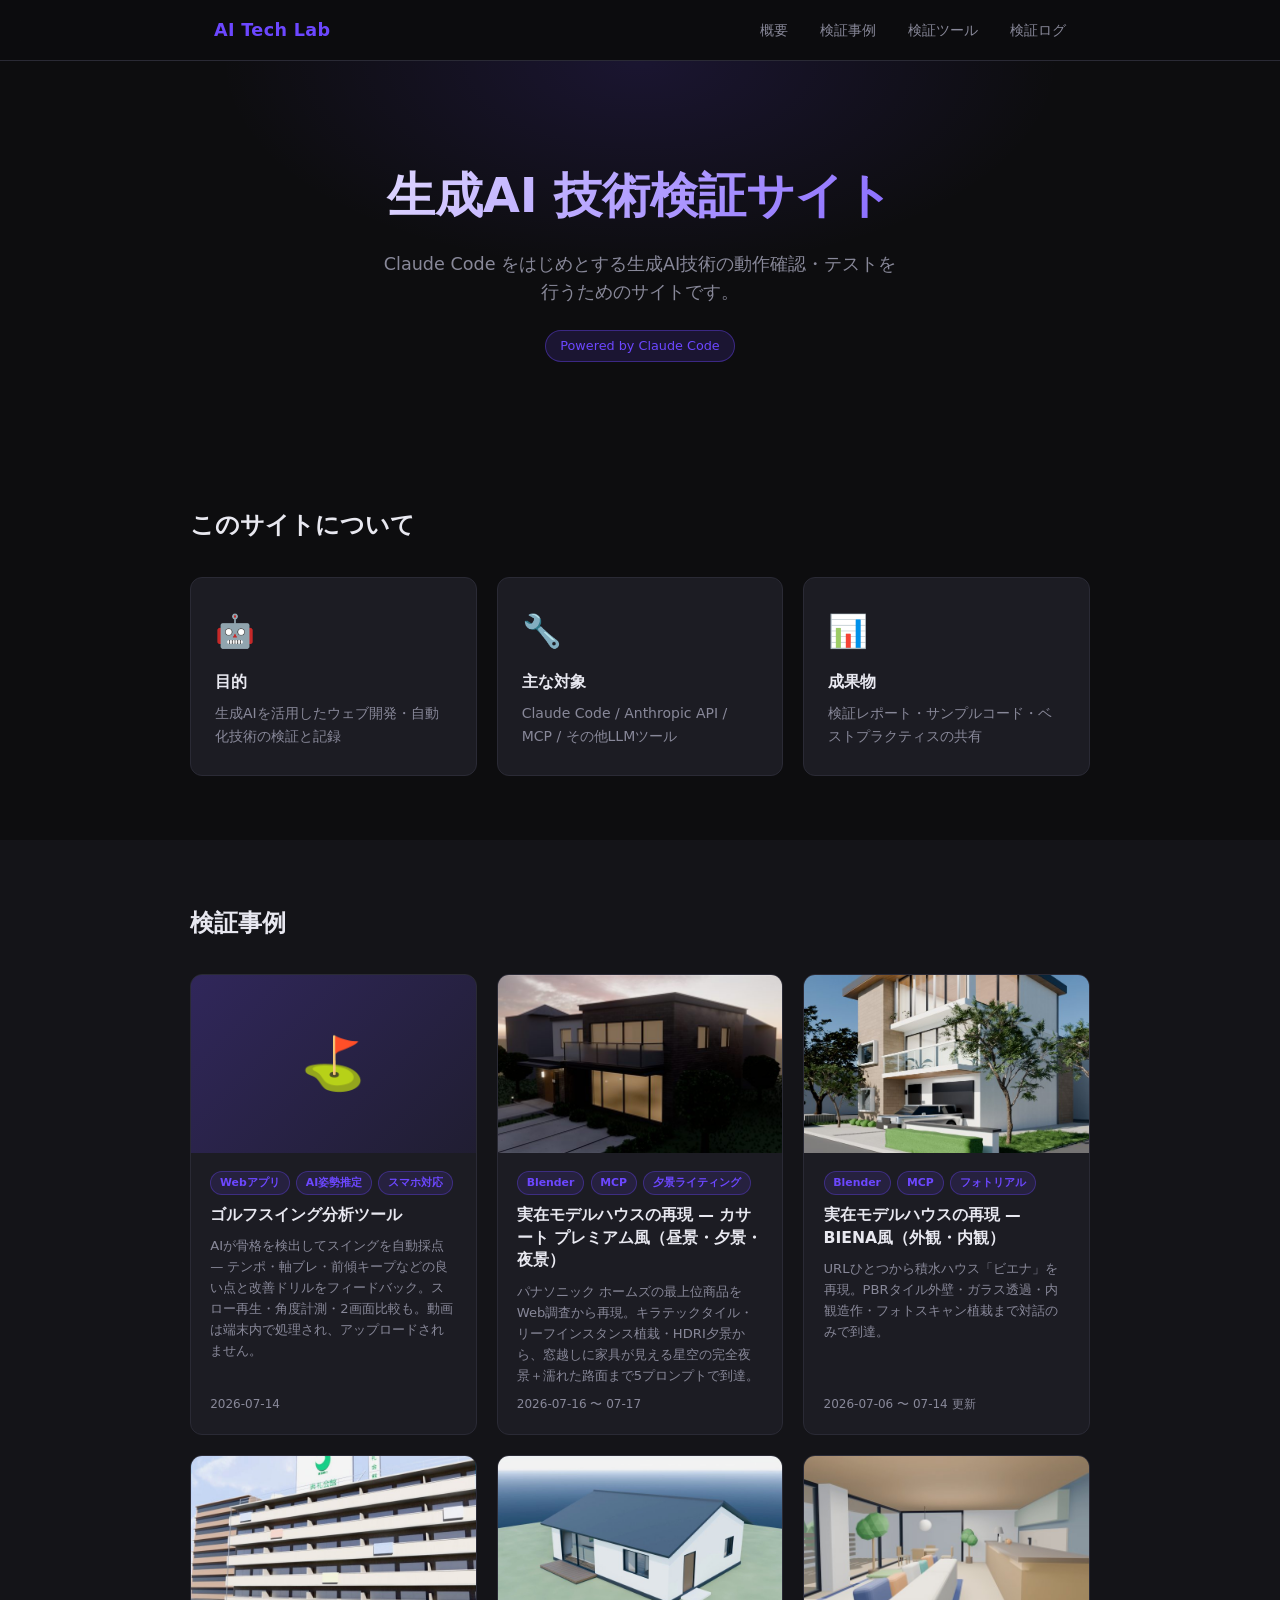
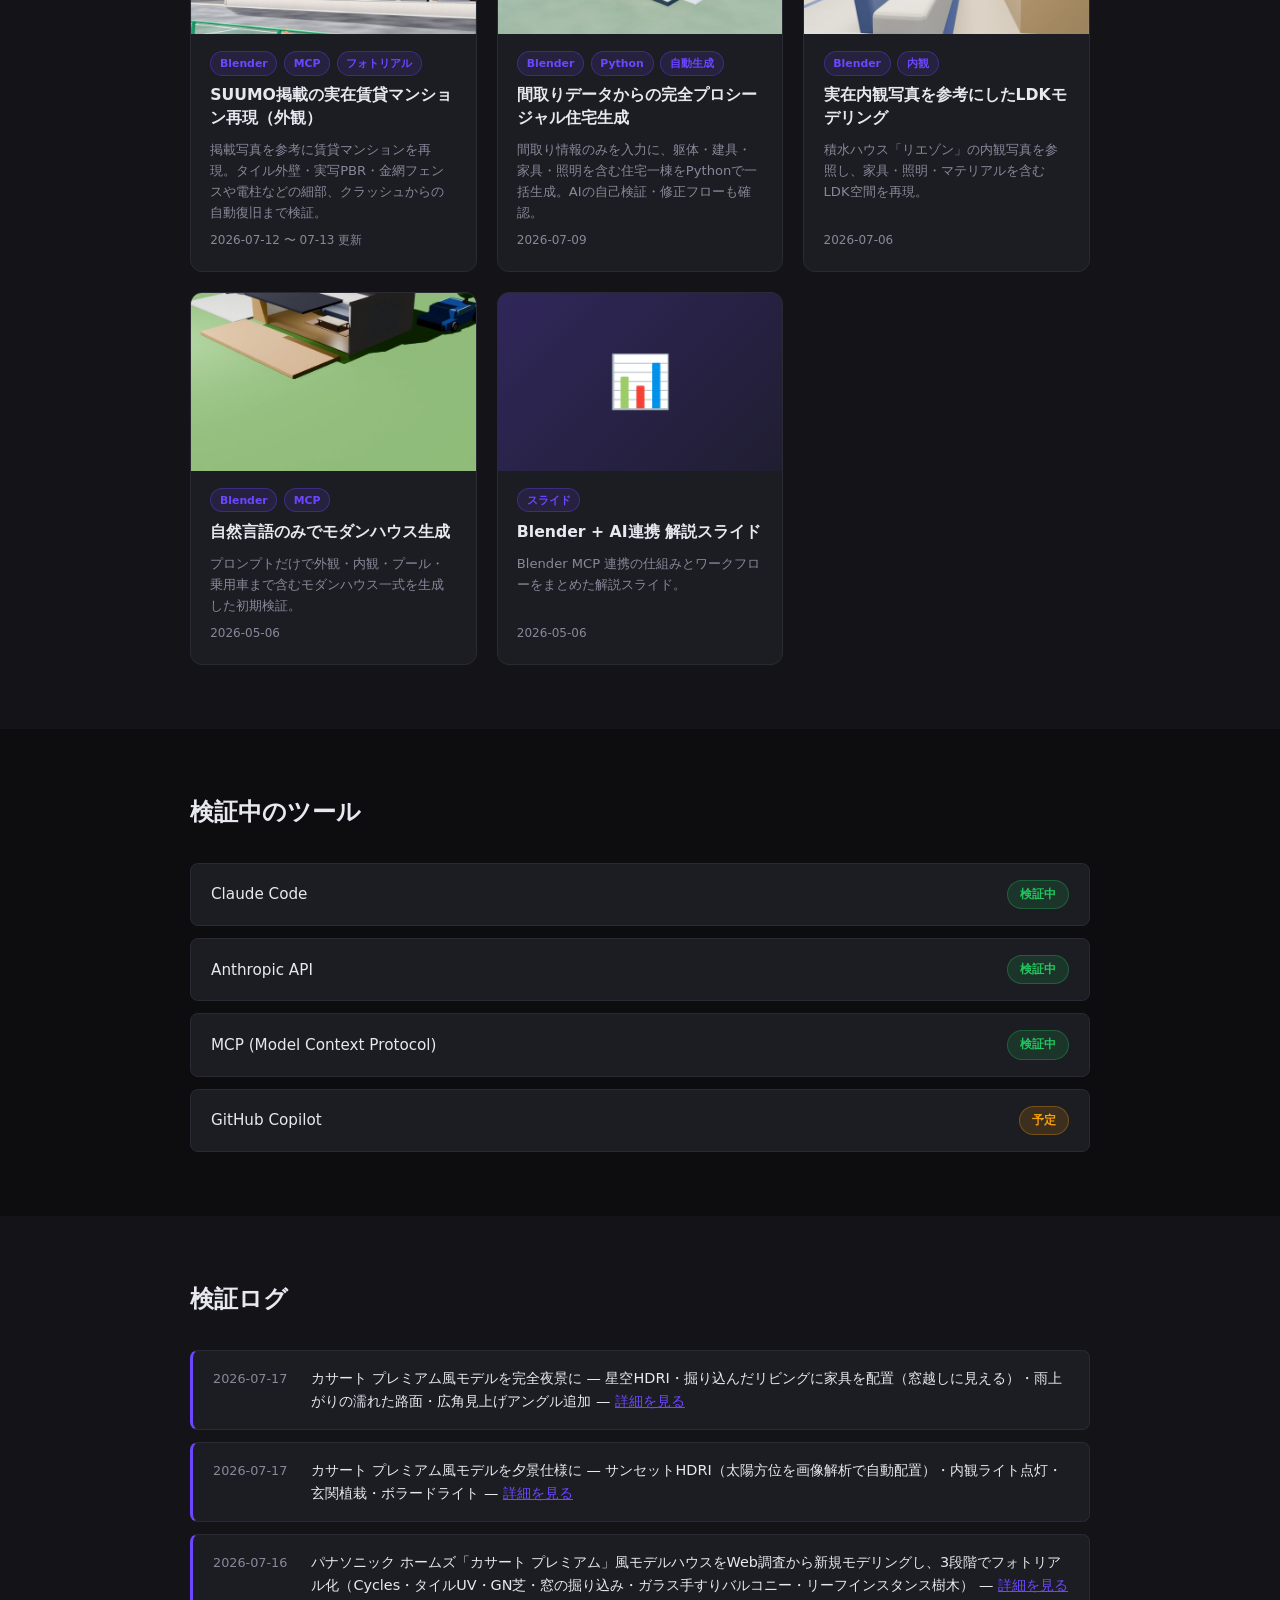
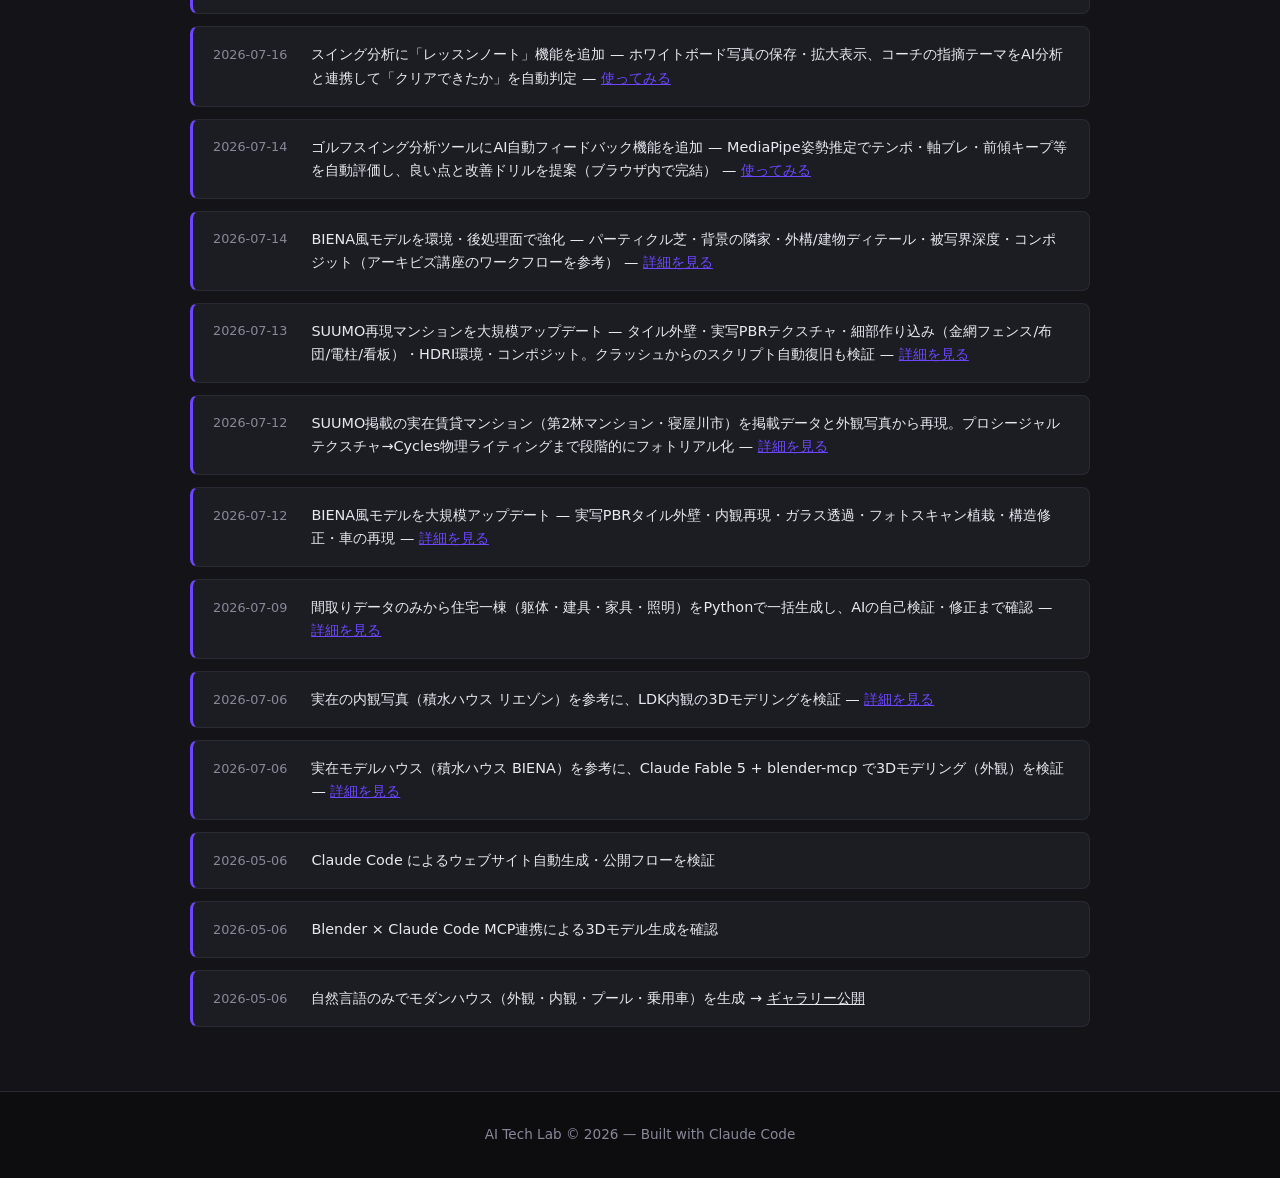
<file: index.html>
<!DOCTYPE html>
<html lang="ja">
<head>
  <meta charset="UTF-8">
  <meta name="viewport" content="width=device-width, initial-scale=1.0">
  <title>AI Tech Lab - 生成AI技術検証サイト</title>
  <meta name="description" content="Claude Code をはじめとする生成AI技術の検証サイト。Blender MCP 連携による3Dモデリング事例（実在住宅の再現・プロシージャル生成）を公開中。">
  <meta property="og:title" content="AI Tech Lab - 生成AI技術検証サイト">
  <meta property="og:description" content="Claude Code × Blender MCP による3Dモデリング検証事例を公開。実在モデルハウスのフォトリアル再現、間取りデータからの住宅一括生成など。">
  <meta property="og:type" content="website">
  <meta property="og:url" content="https://kaito0710-bot.github.io/ai-testsite/">
  <meta property="og:image" content="https://kaito0710-bot.github.io/ai-testsite/images/biena_v2_45deg.jpg">
  <meta name="twitter:card" content="summary_large_image">
  <link rel="icon" href="data:image/svg+xml,<svg xmlns='http://www.w3.org/2000/svg' viewBox='0 0 100 100'><text y='.9em' font-size='90'>🧪</text></svg>">
  <meta name="theme-color" content="#0d0d0f">
  <link rel="stylesheet" href="style.css">
</head>
<body>
  <header>
    <nav>
      <div class="logo">AI Tech Lab</div>
      <ul>
        <li><a href="#about">概要</a></li>
        <li><a href="#works">検証事例</a></li>
        <li><a href="#tools">検証ツール</a></li>
        <li><a href="#log">検証ログ</a></li>
      </ul>
    </nav>
  </header>

  <main>
    <section class="hero">
      <h1>生成AI 技術検証サイト</h1>
      <p>Claude Code をはじめとする生成AI技術の動作確認・テストを行うためのサイトです。</p>
      <span class="badge">Powered by Claude Code</span>
    </section>

    <section id="about" class="section">
      <h2>このサイトについて</h2>
      <div class="cards">
        <div class="card">
          <div class="card-icon">🤖</div>
          <h3>目的</h3>
          <p>生成AIを活用したウェブ開発・自動化技術の検証と記録</p>
        </div>
        <div class="card">
          <div class="card-icon">🔧</div>
          <h3>主な対象</h3>
          <p>Claude Code / Anthropic API / MCP / その他LLMツール</p>
        </div>
        <div class="card">
          <div class="card-icon">📊</div>
          <h3>成果物</h3>
          <p>検証レポート・サンプルコード・ベストプラクティスの共有</p>
        </div>
      </div>
    </section>

    <section id="works" class="section alt">
      <h2>検証事例</h2>
      <div class="work-grid">
        <a class="work-card" href="golf-swing-analyzer.html">
          <div class="work-thumb work-thumb-emoji">⛳</div>
          <div class="work-body">
            <div class="work-tags"><span class="work-tag">Webアプリ</span><span class="work-tag">AI姿勢推定</span><span class="work-tag">スマホ対応</span></div>
            <h3>ゴルフスイング分析ツール</h3>
            <p>AIが骨格を検出してスイングを自動採点 — テンポ・軸ブレ・前傾キープなどの良い点と改善ドリルをフィードバック。スロー再生・角度計測・2画面比較も。動画は端末内で処理され、アップロードされません。</p>
            <span class="work-date">2026-07-14</span>
          </div>
        </a>
        <a class="work-card" href="casart-modeling.html">
          <div class="work-thumb"><img src="images/thumb_casart.jpg" alt="カサート プレミアム風モデルハウスの夕景レンダリング" loading="lazy"></div>
          <div class="work-body">
            <div class="work-tags"><span class="work-tag">Blender</span><span class="work-tag">MCP</span><span class="work-tag">夕景ライティング</span></div>
            <h3>実在モデルハウスの再現 — カサート プレミアム風（昼景・夕景・夜景）</h3>
            <p>パナソニック ホームズの最上位商品をWeb調査から再現。キラテックタイル・リーフインスタンス植栽・HDRI夕景から、窓越しに家具が見える星空の完全夜景＋濡れた路面まで5プロンプトで到達。</p>
            <span class="work-date">2026-07-16 〜 07-17</span>
          </div>
        </a>
        <a class="work-card" href="biena-modeling.html">
          <div class="work-thumb"><img src="images/thumb_biena.jpg" alt="BIENA風モデルハウスのレンダリング" loading="lazy"></div>
          <div class="work-body">
            <div class="work-tags"><span class="work-tag">Blender</span><span class="work-tag">MCP</span><span class="work-tag">フォトリアル</span></div>
            <h3>実在モデルハウスの再現 — BIENA風（外観・内観）</h3>
            <p>URLひとつから積水ハウス「ビエナ」を再現。PBRタイル外壁・ガラス透過・内観造作・フォトスキャン植栽まで対話のみで到達。</p>
            <span class="work-date">2026-07-06 〜 07-14 更新</span>
          </div>
        </a>
        <a class="work-card" href="suumo-mansion.html">
          <div class="work-thumb"><img src="images/thumb_suumo.jpg" alt="SUUMO掲載の実在賃貸マンションを再現したレンダリング" loading="lazy"></div>
          <div class="work-body">
            <div class="work-tags"><span class="work-tag">Blender</span><span class="work-tag">MCP</span><span class="work-tag">フォトリアル</span></div>
            <h3>SUUMO掲載の実在賃貸マンション再現（外観）</h3>
            <p>掲載写真を参考に賃貸マンションを再現。タイル外壁・実写PBR・金網フェンスや電柱などの細部、クラッシュからの自動復旧まで検証。</p>
            <span class="work-date">2026-07-12 〜 07-13 更新</span>
          </div>
        </a>
        <a class="work-card" href="procedural-house.html">
          <div class="work-thumb"><img src="images/thumb_procedural.jpg" alt="プロシージャル生成住宅の外観" loading="lazy"></div>
          <div class="work-body">
            <div class="work-tags"><span class="work-tag">Blender</span><span class="work-tag">Python</span><span class="work-tag">自動生成</span></div>
            <h3>間取りデータからの完全プロシージャル住宅生成</h3>
            <p>間取り情報のみを入力に、躯体・建具・家具・照明を含む住宅一棟をPythonで一括生成。AIの自己検証・修正フローも確認。</p>
            <span class="work-date">2026-07-09</span>
          </div>
        </a>
        <a class="work-card" href="ldk-interior.html">
          <div class="work-thumb"><img src="images/thumb_ldk.jpg" alt="リエゾン風LDK内観のレンダリング" loading="lazy"></div>
          <div class="work-body">
            <div class="work-tags"><span class="work-tag">Blender</span><span class="work-tag">内観</span></div>
            <h3>実在内観写真を参考にしたLDKモデリング</h3>
            <p>積水ハウス「リエゾン」の内観写真を参照し、家具・照明・マテリアルを含むLDK空間を再現。</p>
            <span class="work-date">2026-07-06</span>
          </div>
        </a>
        <a class="work-card" href="blender-house.html">
          <div class="work-thumb"><img src="images/thumb_house.jpg" alt="モダンハウスの外観レンダリング" loading="lazy"></div>
          <div class="work-body">
            <div class="work-tags"><span class="work-tag">Blender</span><span class="work-tag">MCP</span></div>
            <h3>自然言語のみでモダンハウス生成</h3>
            <p>プロンプトだけで外観・内観・プール・乗用車まで含むモダンハウス一式を生成した初期検証。</p>
            <span class="work-date">2026-05-06</span>
          </div>
        </a>
        <a class="work-card" href="blender-slide.html">
          <div class="work-thumb work-thumb-emoji">📊</div>
          <div class="work-body">
            <div class="work-tags"><span class="work-tag">スライド</span></div>
            <h3>Blender + AI連携 解説スライド</h3>
            <p>Blender MCP 連携の仕組みとワークフローをまとめた解説スライド。</p>
            <span class="work-date">2026-05-06</span>
          </div>
        </a>
      </div>
    </section>

    <section id="tools" class="section">
      <h2>検証中のツール</h2>
      <div class="tool-list">
        <div class="tool-item">
          <span class="tool-name">Claude Code</span>
          <span class="tool-status status-active">検証中</span>
        </div>
        <div class="tool-item">
          <span class="tool-name">Anthropic API</span>
          <span class="tool-status status-active">検証中</span>
        </div>
        <div class="tool-item">
          <span class="tool-name">MCP (Model Context Protocol)</span>
          <span class="tool-status status-active">検証中</span>
        </div>
        <div class="tool-item">
          <span class="tool-name">GitHub Copilot</span>
          <span class="tool-status status-pending">予定</span>
        </div>
      </div>
    </section>

    <section id="log" class="section alt">
      <h2>検証ログ</h2>
      <div class="log-list">
        <div class="log-item">
          <span class="log-date">2026-07-17</span>
          <span class="log-content">カサート プレミアム風モデルを完全夜景に — 星空HDRI・掘り込んだリビングに家具を配置（窓越しに見える）・雨上がりの濡れた路面・広角見上げアングル追加 — <a href="casart-modeling.html#update-night" style="color:var(--primary)">詳細を見る</a></span>
        </div>
        <div class="log-item">
          <span class="log-date">2026-07-17</span>
          <span class="log-content">カサート プレミアム風モデルを夕景仕様に — サンセットHDRI（太陽方位を画像解析で自動配置）・内観ライト点灯・玄関植栽・ボラードライト — <a href="casart-modeling.html" style="color:var(--primary)">詳細を見る</a></span>
        </div>
        <div class="log-item">
          <span class="log-date">2026-07-16</span>
          <span class="log-content">パナソニック ホームズ「カサート プレミアム」風モデルハウスをWeb調査から新規モデリングし、3段階でフォトリアル化（Cycles・タイルUV・GN芝・窓の掘り込み・ガラス手すりバルコニー・リーフインスタンス樹木） — <a href="casart-modeling.html" style="color:var(--primary)">詳細を見る</a></span>
        </div>
        <div class="log-item">
          <span class="log-date">2026-07-16</span>
          <span class="log-content">スイング分析に「レッスンノート」機能を追加 — ホワイトボード写真の保存・拡大表示、コーチの指摘テーマをAI分析と連携して「クリアできたか」を自動判定 — <a href="golf-swing-analyzer.html" style="color:var(--primary)">使ってみる</a></span>
        </div>
        <div class="log-item">
          <span class="log-date">2026-07-14</span>
          <span class="log-content">ゴルフスイング分析ツールにAI自動フィードバック機能を追加 — MediaPipe姿勢推定でテンポ・軸ブレ・前傾キープ等を自動評価し、良い点と改善ドリルを提案（ブラウザ内で完結） — <a href="golf-swing-analyzer.html" style="color:var(--primary)">使ってみる</a></span>
        </div>
        <div class="log-item">
          <span class="log-date">2026-07-14</span>
          <span class="log-content">BIENA風モデルを環境・後処理面で強化 — パーティクル芝・背景の隣家・外構/建物ディテール・被写界深度・コンポジット（アーキビズ講座のワークフローを参考） — <a href="biena-modeling.html#update-20260714" style="color:var(--primary)">詳細を見る</a></span>
        </div>
        <div class="log-item">
          <span class="log-date">2026-07-13</span>
          <span class="log-content">SUUMO再現マンションを大規模アップデート — タイル外壁・実写PBRテクスチャ・細部作り込み（金網フェンス/布団/電柱/看板）・HDRI環境・コンポジット。クラッシュからのスクリプト自動復旧も検証 — <a href="suumo-mansion.html#update-20260713" style="color:var(--primary)">詳細を見る</a></span>
        </div>
        <div class="log-item">
          <span class="log-date">2026-07-12</span>
          <span class="log-content">SUUMO掲載の実在賃貸マンション（第2林マンション・寝屋川市）を掲載データと外観写真から再現。プロシージャルテクスチャ→Cycles物理ライティングまで段階的にフォトリアル化 — <a href="suumo-mansion.html" style="color:var(--primary)">詳細を見る</a></span>
        </div>
        <div class="log-item">
          <span class="log-date">2026-07-12</span>
          <span class="log-content">BIENA風モデルを大規模アップデート — 実写PBRタイル外壁・内観再現・ガラス透過・フォトスキャン植栽・構造修正・車の再現 — <a href="biena-modeling.html#update-20260712" style="color:var(--primary)">詳細を見る</a></span>
        </div>
        <div class="log-item">
          <span class="log-date">2026-07-09</span>
          <span class="log-content">間取りデータのみから住宅一棟（躯体・建具・家具・照明）をPythonで一括生成し、AIの自己検証・修正まで確認 — <a href="procedural-house.html" style="color:var(--primary)">詳細を見る</a></span>
        </div>
        <div class="log-item">
          <span class="log-date">2026-07-06</span>
          <span class="log-content">実在の内観写真（積水ハウス リエゾン）を参考に、LDK内観の3Dモデリングを検証 — <a href="ldk-interior.html" style="color:var(--primary)">詳細を見る</a></span>
        </div>
        <div class="log-item">
          <span class="log-date">2026-07-06</span>
          <span class="log-content">実在モデルハウス（積水ハウス BIENA）を参考に、Claude Fable 5 + blender-mcp で3Dモデリング（外観）を検証 — <a href="biena-modeling.html" style="color:var(--primary)">詳細を見る</a></span>
        </div>
        <div class="log-item">
          <span class="log-date">2026-05-06</span>
          <span class="log-content">Claude Code によるウェブサイト自動生成・公開フローを検証</span>
        </div>
        <div class="log-item">
          <span class="log-date">2026-05-06</span>
          <span class="log-content">Blender × Claude Code MCP連携による3Dモデル生成を確認</span>
        </div>
        <div class="log-item">
          <span class="log-date">2026-05-06</span>
          <span class="log-content">自然言語のみでモダンハウス（外観・内観・プール・乗用車）を生成 → <a href="blender-house.html" style="color:inherit">ギャラリー公開</a></span>
        </div>
      </div>
    </section>
  </main>

  <footer>
    <p>AI Tech Lab &copy; 2026 — Built with Claude Code</p>
  </footer>

  <script src="main.js"></script>
</body>
</html>
</file>
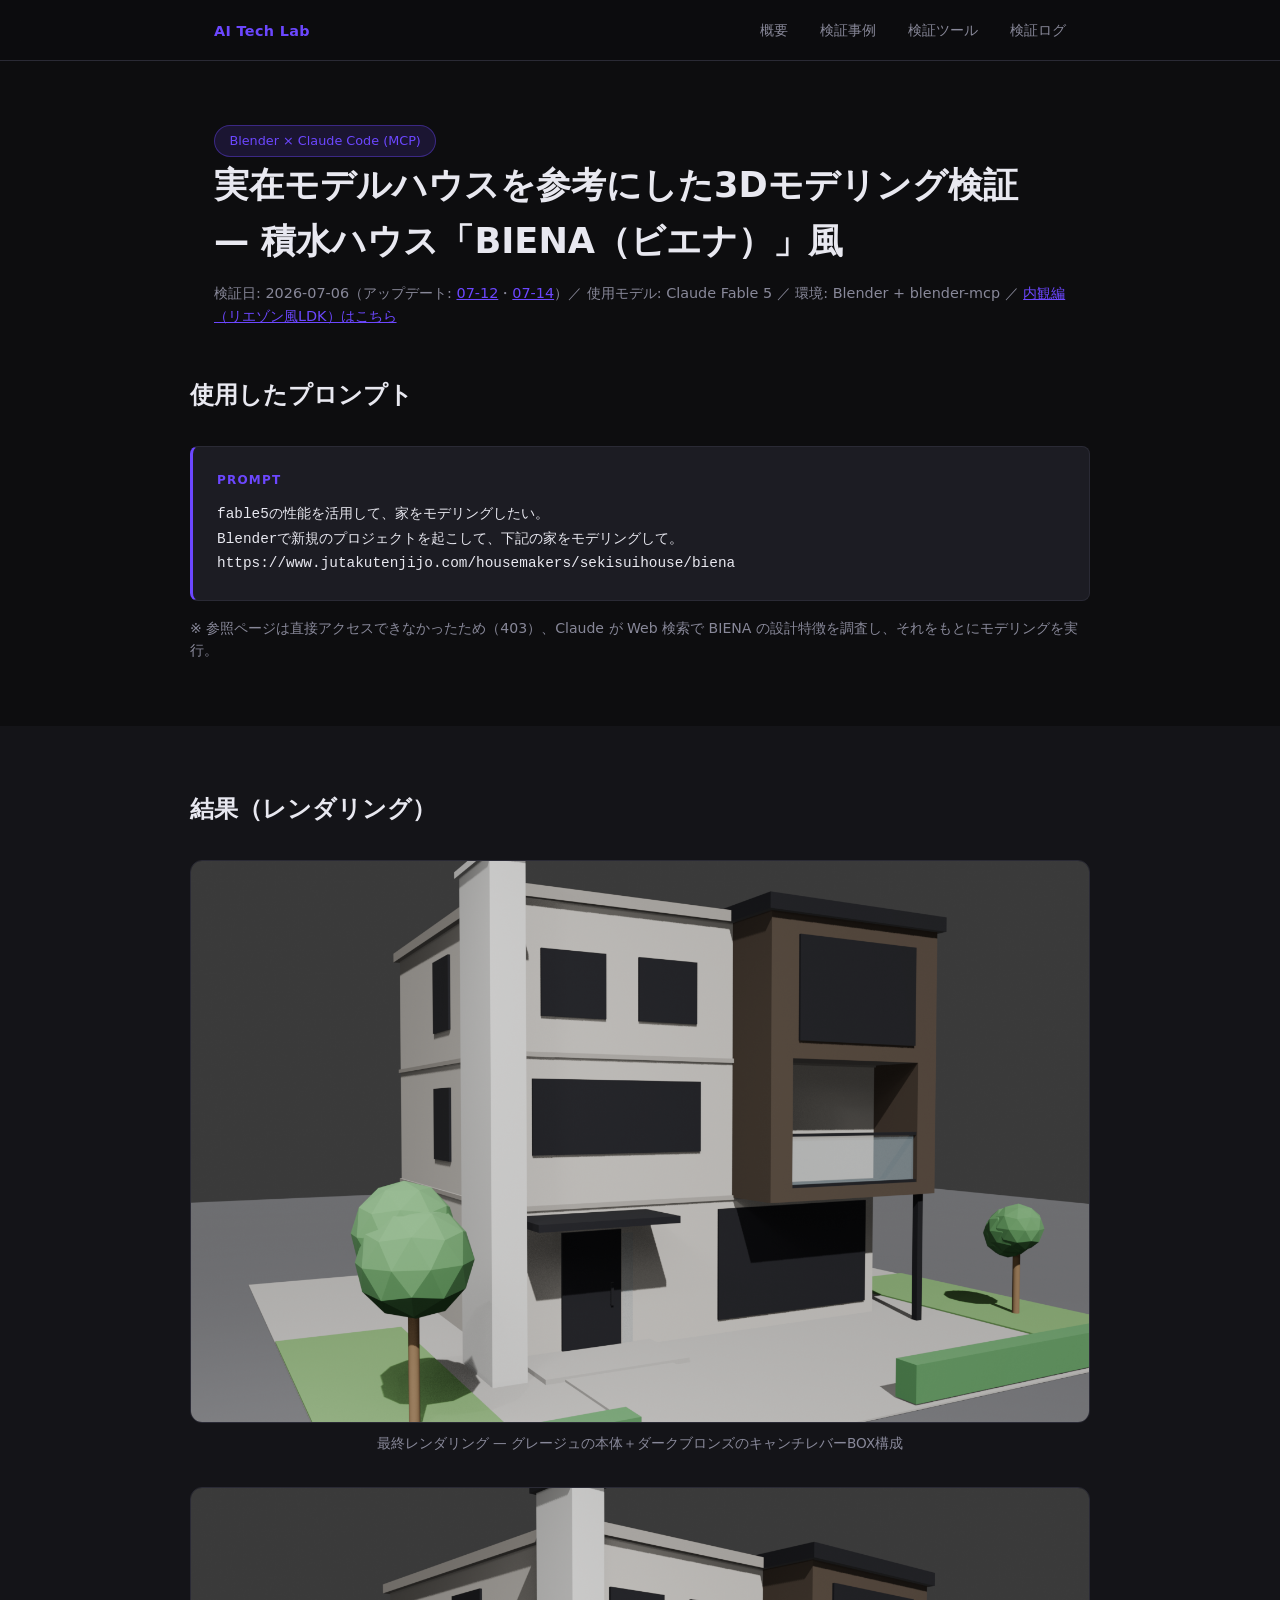
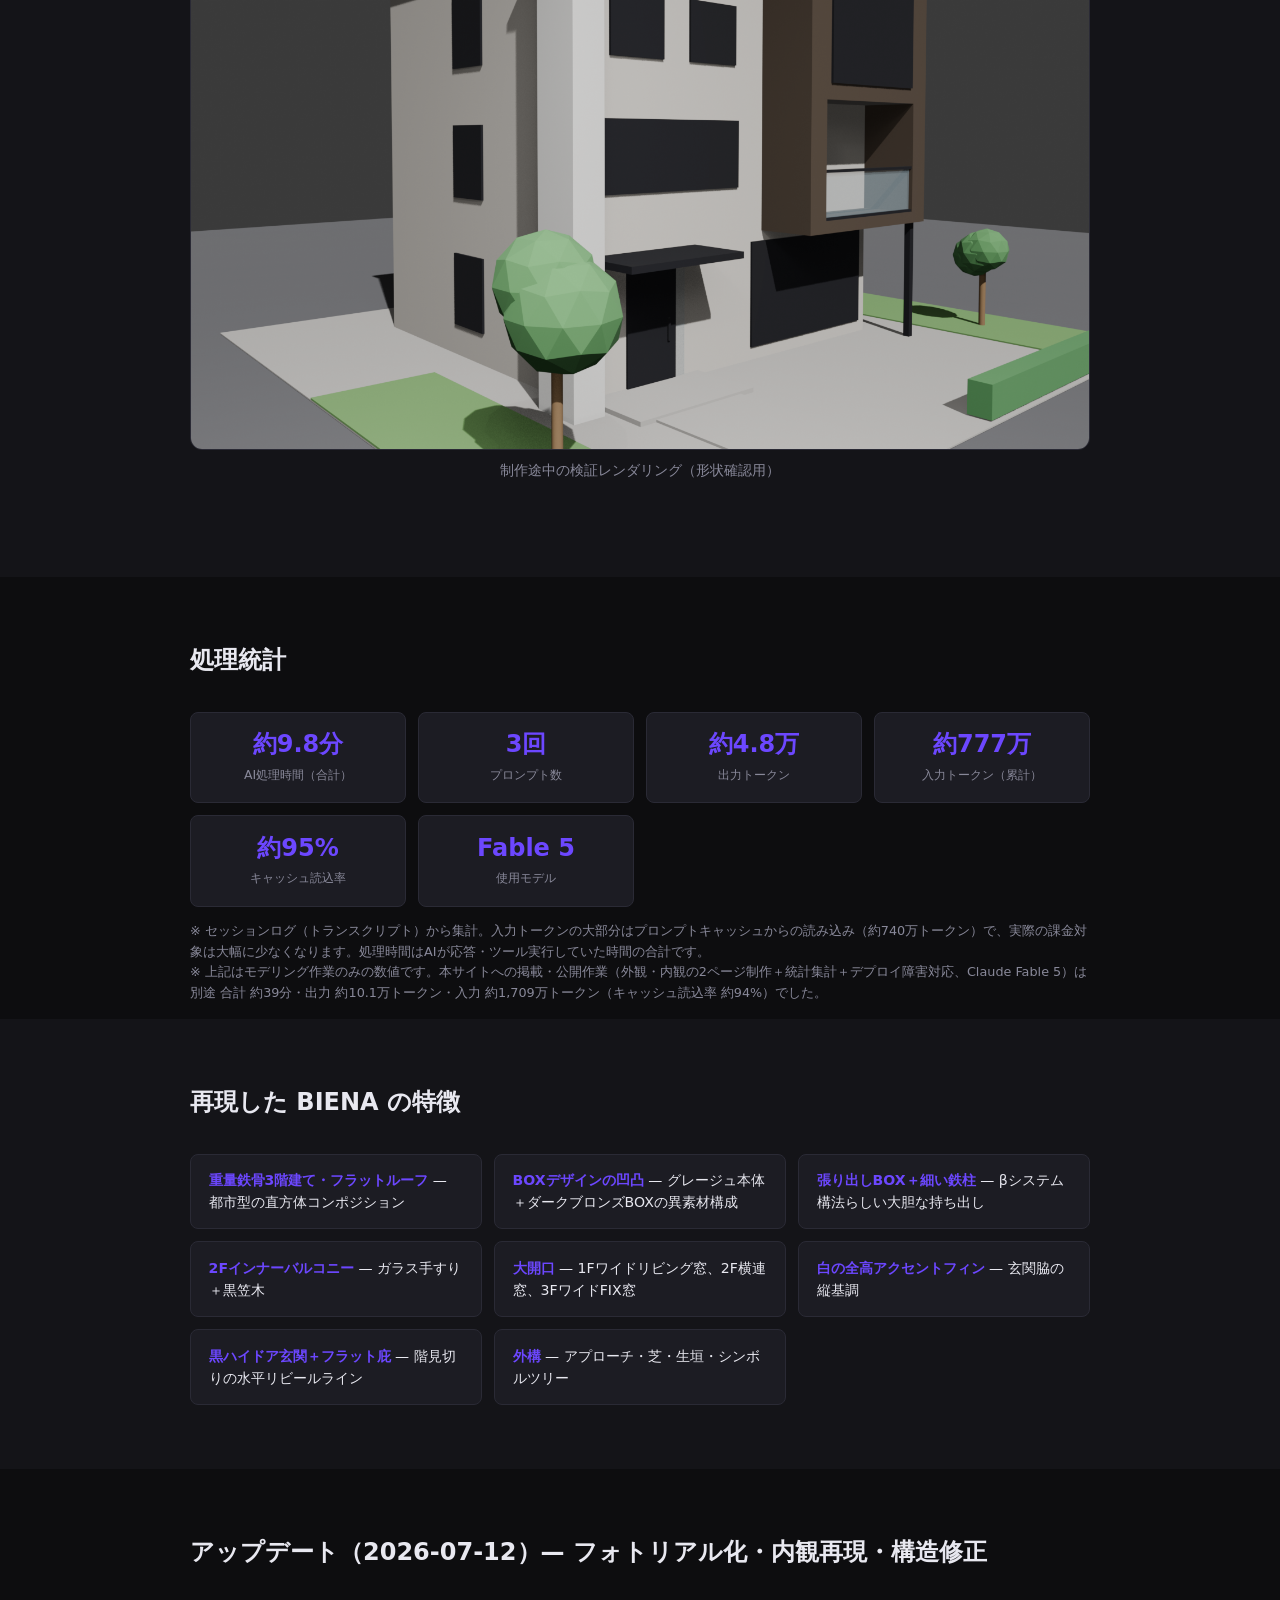
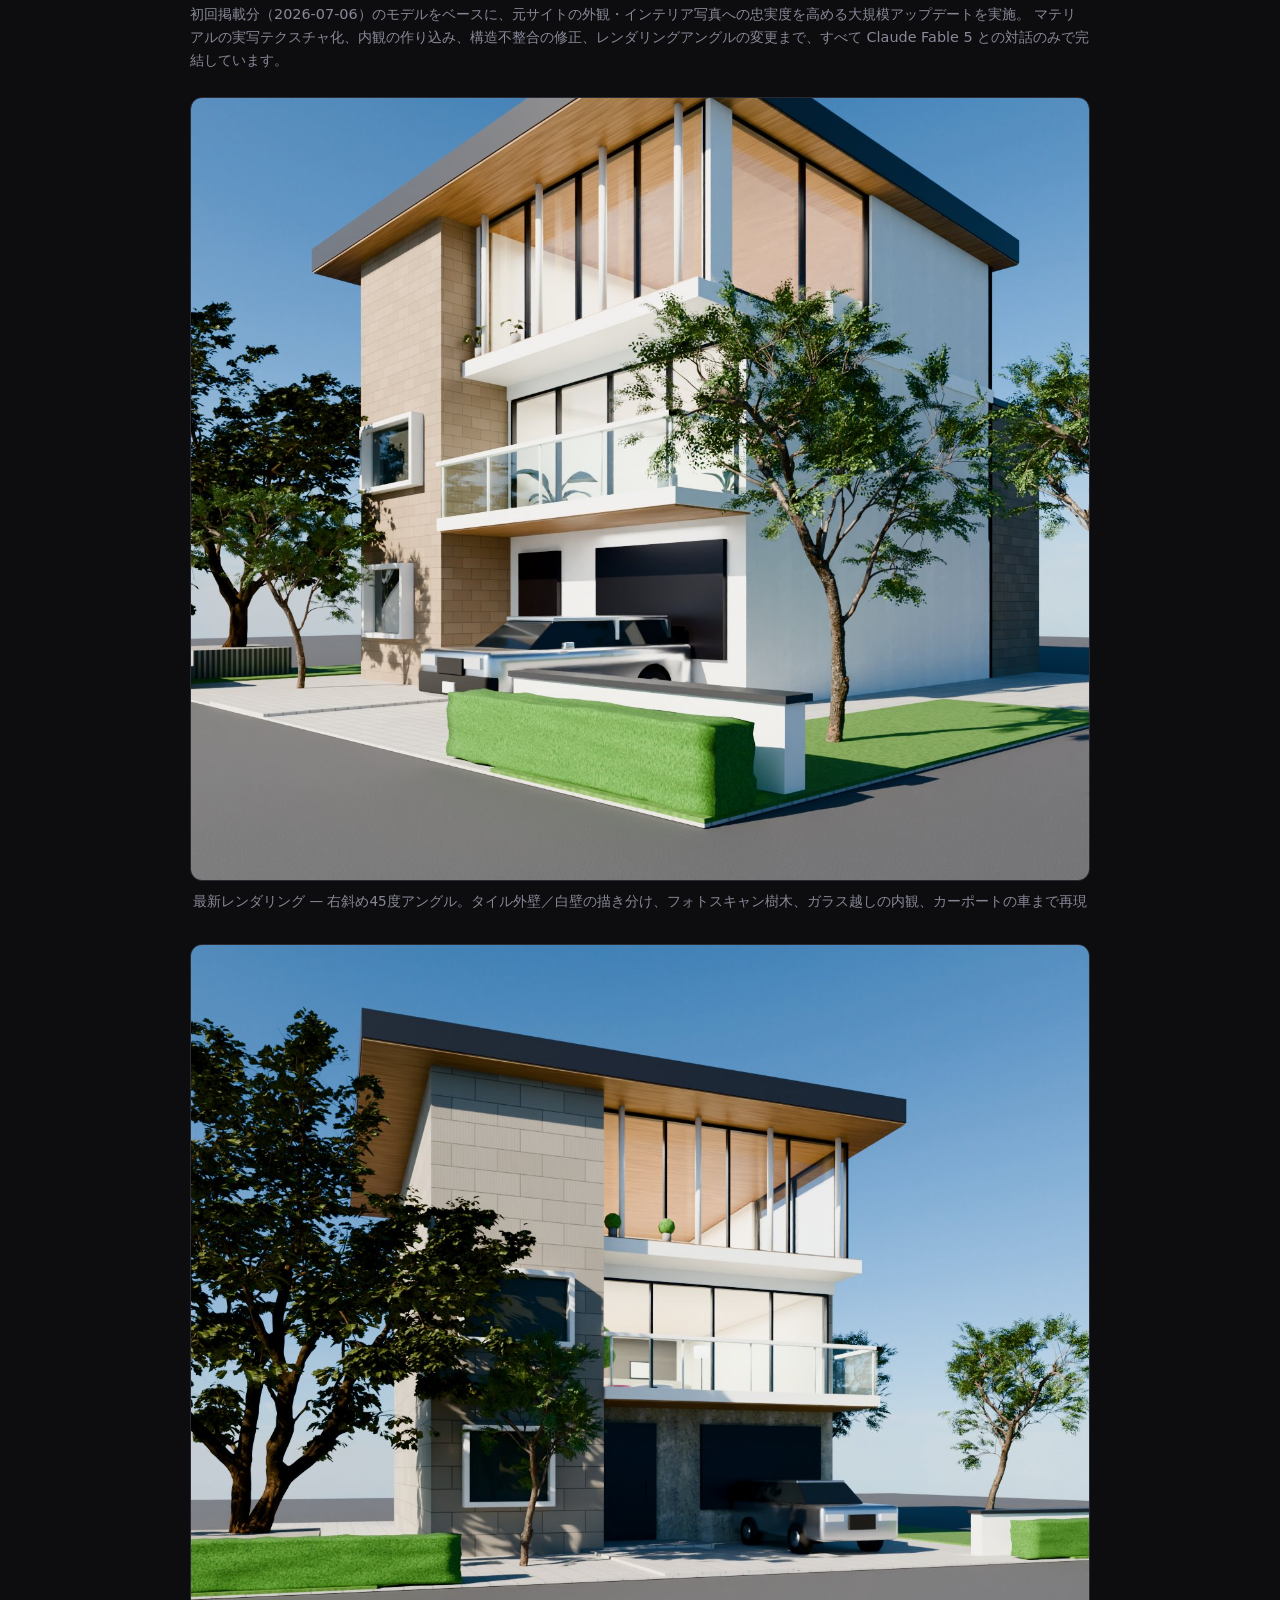
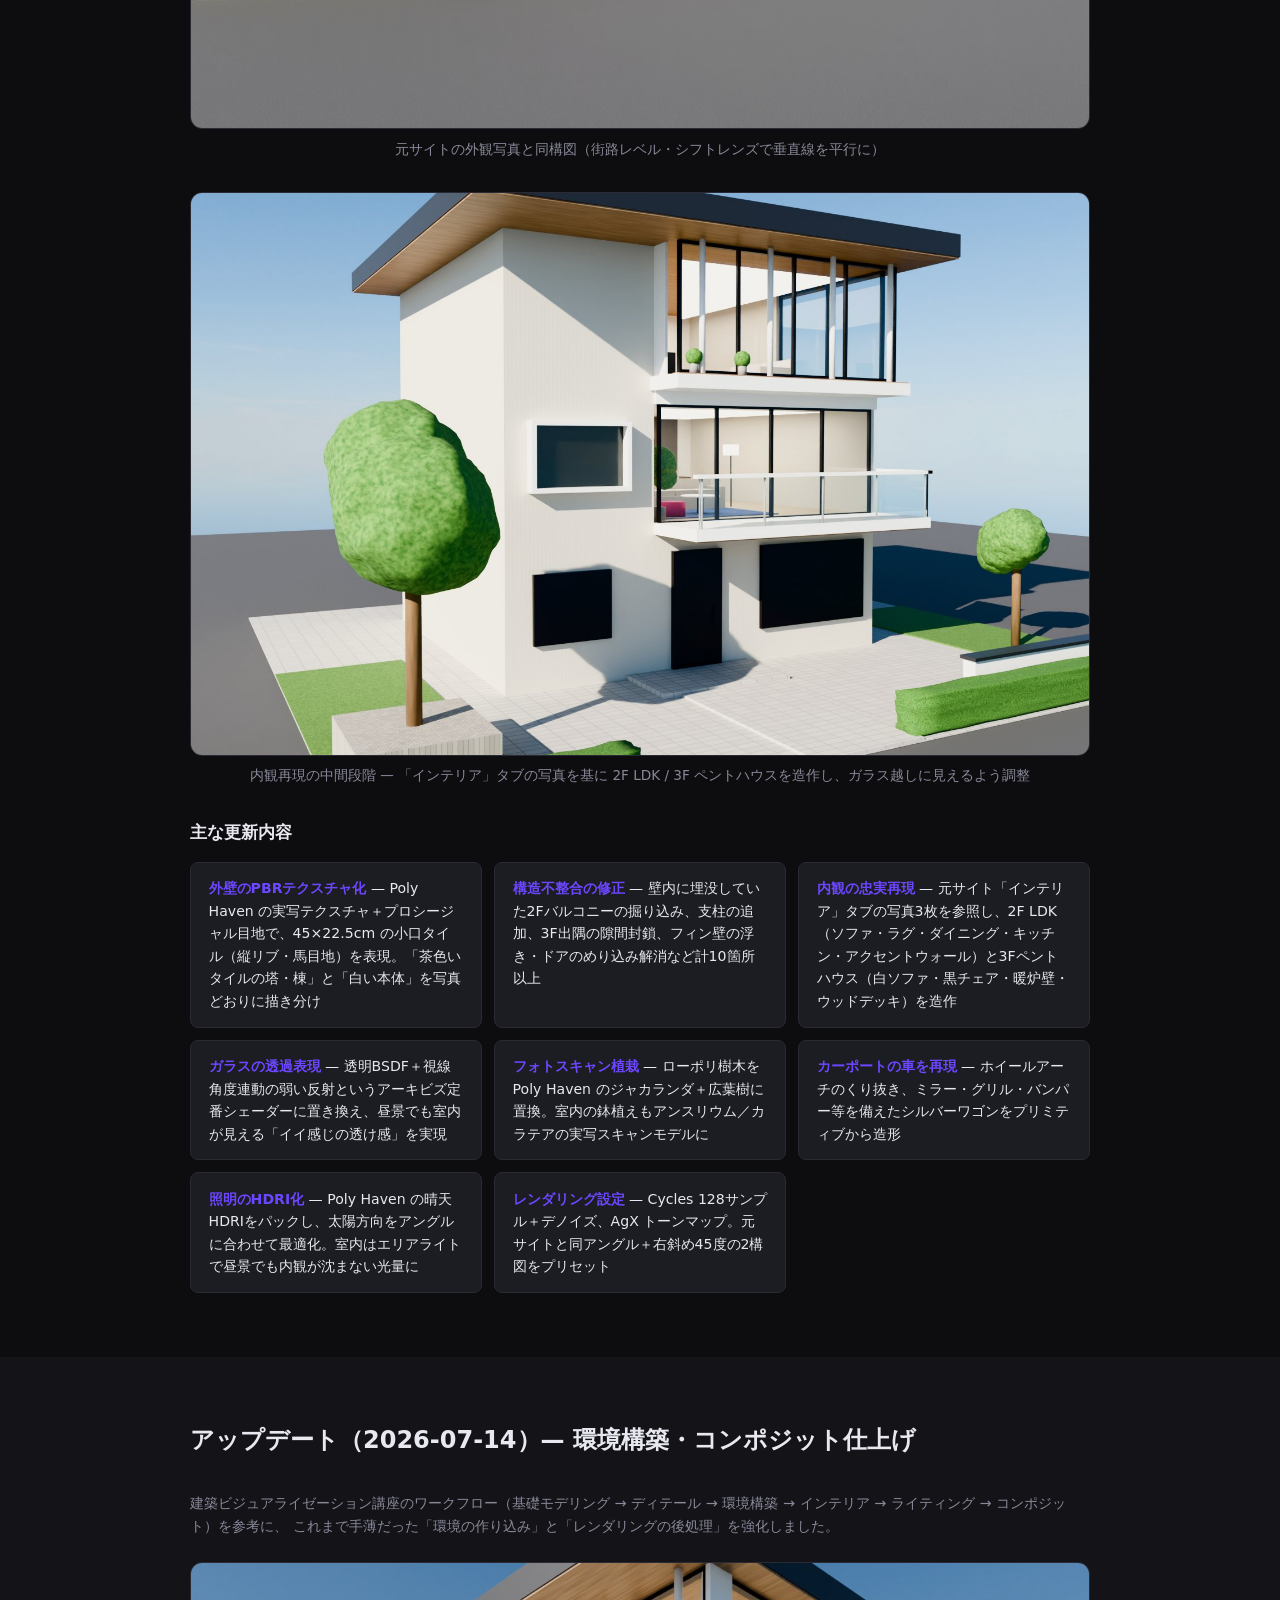
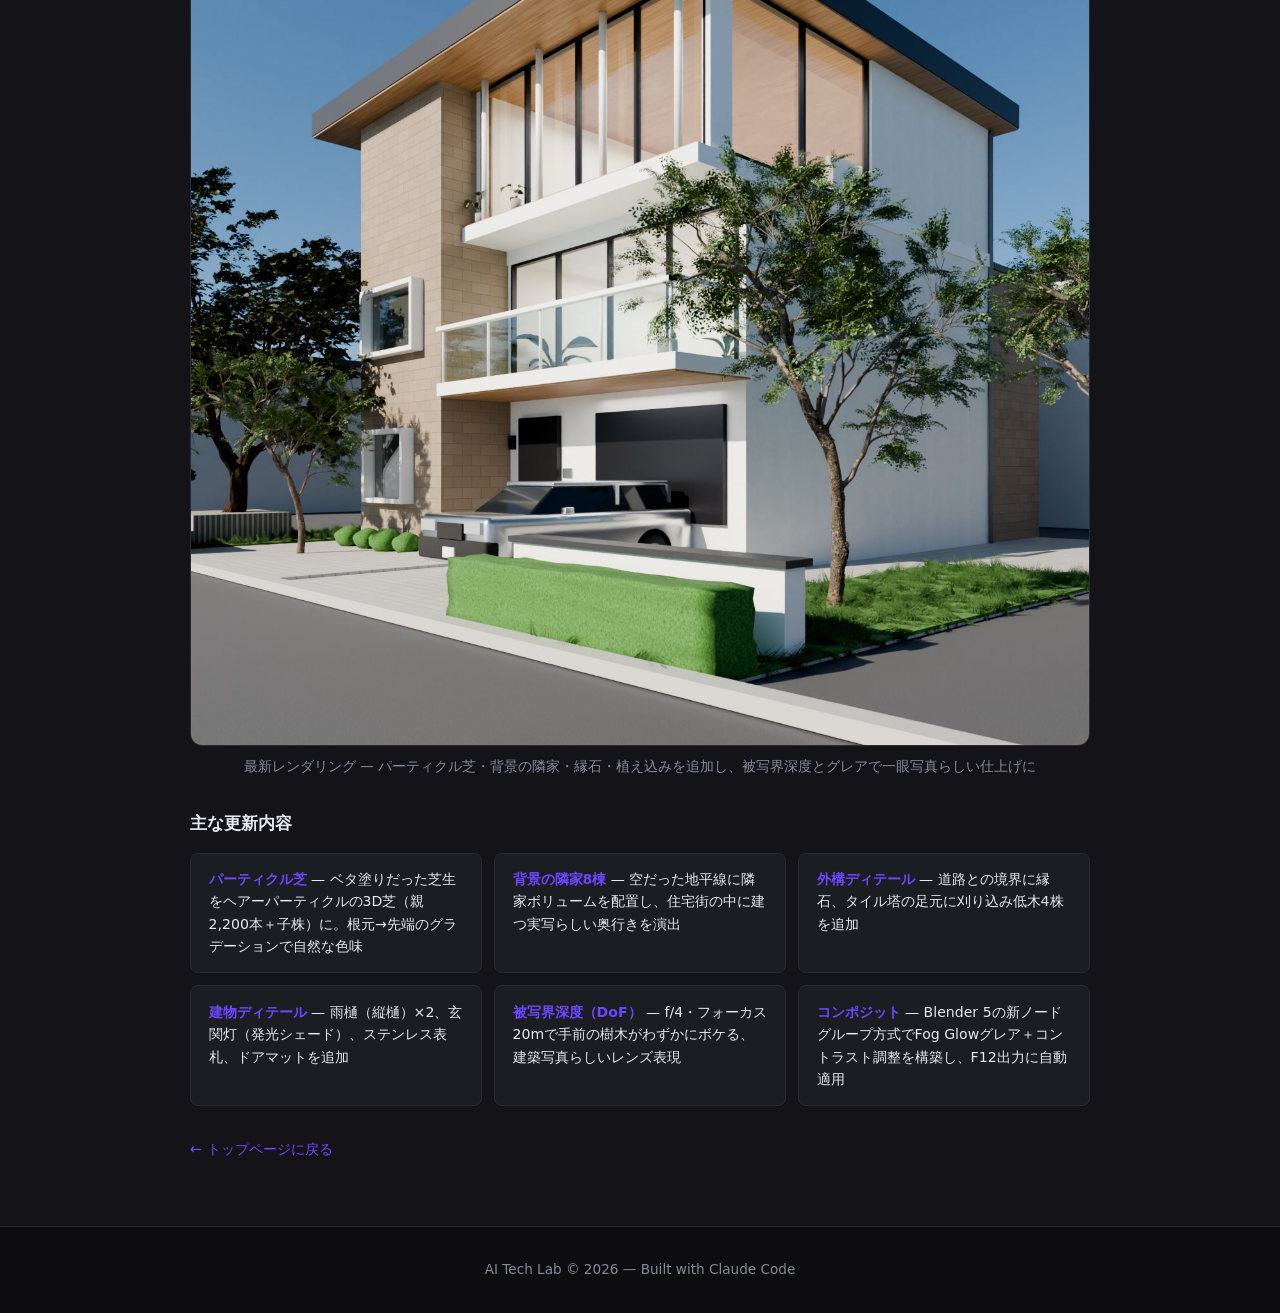
<file: biena-modeling.html>
<!DOCTYPE html>
<html lang="ja">
<head>
  <meta charset="UTF-8">
  <meta name="viewport" content="width=device-width, initial-scale=1.0">
  <title>Blender × Claude Code — 積水ハウス BIENA 風モデリング検証 | AI Tech Lab</title>
  <meta name="description" content="実在モデルハウス（積水ハウス BIENA）をClaude Fable 5 + blender-mcpで再現した検証記録。PBRタイル外壁・内観再現・ガラス透過・フォトスキャン植栽まで対話のみで到達。">
  <meta property="og:title" content="実在モデルハウスの3D再現 — BIENA風 | AI Tech Lab">
  <meta property="og:description" content="URLひとつから積水ハウス「ビエナ」をBlenderで再現。フォトリアル外壁・内観・車・植栽まで、すべてClaude Fable 5との対話のみで完結。">
  <meta property="og:type" content="article">
  <meta property="og:url" content="https://kaito0710-bot.github.io/ai-testsite/biena-modeling.html">
  <meta property="og:image" content="https://kaito0710-bot.github.io/ai-testsite/images/biena_v2_45deg.jpg">
  <meta name="twitter:card" content="summary_large_image">
  <link rel="icon" href="data:image/svg+xml,<svg xmlns='http://www.w3.org/2000/svg' viewBox='0 0 100 100'><text y='.9em' font-size='90'>🧪</text></svg>">
  <link rel="stylesheet" href="style.css">
  <style>
    .case-hero {
      max-width: 900px;
      margin: 0 auto;
      padding: 4rem 1.5rem 2rem;
    }
    .case-hero h1 {
      font-size: clamp(1.5rem, 4vw, 2.2rem);
      font-weight: 800;
      margin-bottom: 0.75rem;
    }
    .case-hero .meta {
      color: var(--text-muted);
      font-size: 0.9rem;
    }
    .prompt-box {
      background: var(--surface);
      border: 1px solid var(--border);
      border-left: 3px solid var(--primary);
      border-radius: 8px;
      padding: 1.5rem;
      max-width: 900px;
      margin: 0 auto;
    }
    .prompt-box .label {
      font-size: 0.75rem;
      font-weight: 700;
      letter-spacing: 0.1em;
      color: var(--primary);
      margin-bottom: 0.75rem;
    }
    .prompt-box pre {
      white-space: pre-wrap;
      font-family: 'Consolas', 'SF Mono', monospace;
      font-size: 0.9rem;
      line-height: 1.7;
      color: var(--text);
    }
    .result-figure {
      max-width: 900px;
      margin: 0 auto 2rem;
    }
    .result-figure img {
      width: 100%;
      border-radius: 12px;
      border: 1px solid var(--border);
      display: block;
    }
    .result-figure figcaption {
      margin-top: 0.6rem;
      font-size: 0.85rem;
      color: var(--text-muted);
      text-align: center;
    }
    .feature-list {
      max-width: 900px;
      margin: 0 auto;
      display: grid;
      grid-template-columns: repeat(auto-fit, minmax(260px, 1fr));
      gap: 0.75rem;
      list-style: none;
    }
    .feature-list li {
      background: var(--surface);
      border: 1px solid var(--border);
      border-radius: 8px;
      padding: 0.9rem 1.1rem;
      font-size: 0.88rem;
    }
    .feature-list li b { color: var(--primary); }
    .back-link {
      display: inline-block;
      margin-top: 2rem;
      color: var(--primary);
      text-decoration: none;
      font-size: 0.9rem;
    }
    .back-link:hover { text-decoration: underline; }
    .stats-grid {
      max-width: 900px;
      margin: 0 auto;
      display: grid;
      grid-template-columns: repeat(auto-fit, minmax(180px, 1fr));
      gap: 0.75rem;
    }
    .stat-card {
      background: var(--surface);
      border: 1px solid var(--border);
      border-radius: 8px;
      padding: 1.1rem 1.2rem;
      text-align: center;
    }
    .stat-card .value {
      font-size: 1.5rem;
      font-weight: 800;
      color: var(--primary);
      line-height: 1.2;
    }
    .stat-card .label {
      margin-top: 0.35rem;
      font-size: 0.78rem;
      color: var(--text-muted);
    }
    .stats-note {
      max-width: 900px;
      margin: 0.9rem auto 0;
      font-size: 0.8rem;
      color: var(--text-muted);
    }
  </style>
</head>
<body>
  <header>
    <nav>
      <div class="logo"><a href="index.html" style="color:inherit;text-decoration:none">AI Tech Lab</a></div>
      <ul>
        <li><a href="index.html#about">概要</a></li>
        <li><a href="index.html#works">検証事例</a></li>
        <li><a href="index.html#tools">検証ツール</a></li>
        <li><a href="index.html#log">検証ログ</a></li>
      </ul>
    </nav>
  </header>

  <main>
    <section class="case-hero">
      <span class="badge">Blender × Claude Code (MCP)</span>
      <h1>実在モデルハウスを参考にした3Dモデリング検証<br>— 積水ハウス「BIENA（ビエナ）」風</h1>
      <p class="meta">検証日: 2026-07-06（アップデート: <a href="#update-20260712" style="color:var(--primary)">07-12</a>・<a href="#update-20260714" style="color:var(--primary)">07-14</a>）／ 使用モデル: Claude Fable 5 ／ 環境: Blender + blender-mcp ／ <a href="ldk-interior.html" style="color:var(--primary)">内観編（リエゾン風LDK）はこちら</a></p>
    </section>

    <section class="section" style="padding-top:1rem">
      <h2>使用したプロンプト</h2>
      <div class="prompt-box">
        <div class="label">PROMPT</div>
        <pre>fable5の性能を活用して、家をモデリングしたい。
Blenderで新規のプロジェクトを起こして、下記の家をモデリングして。
https://www.jutakutenjijo.com/housemakers/sekisuihouse/biena</pre>
      </div>
      <p style="max-width:900px;margin:1rem auto 0;font-size:0.88rem;color:var(--text-muted)">
        ※ 参照ページは直接アクセスできなかったため（403）、Claude が Web 検索で BIENA の設計特徴を調査し、それをもとにモデリングを実行。
      </p>
    </section>

    <section class="section alt">
      <h2>結果（レンダリング）</h2>
      <figure class="result-figure">
        <img src="images/biena_final.png" alt="積水ハウス BIENA 風モデルハウスの最終レンダリング" loading="lazy">
        <figcaption>最終レンダリング — グレージュの本体＋ダークブロンズのキャンチレバーBOX構成</figcaption>
      </figure>
      <figure class="result-figure">
        <img src="images/biena_check.png" alt="制作途中の検証レンダリング" loading="lazy">
        <figcaption>制作途中の検証レンダリング（形状確認用）</figcaption>
      </figure>
    </section>

    <section class="section" style="padding-bottom:1rem">
      <h2>処理統計</h2>
      <div class="stats-grid">
        <div class="stat-card">
          <div class="value">約9.8分</div>
          <div class="label">AI処理時間（合計）</div>
        </div>
        <div class="stat-card">
          <div class="value">3回</div>
          <div class="label">プロンプト数</div>
        </div>
        <div class="stat-card">
          <div class="value">約4.8万</div>
          <div class="label">出力トークン</div>
        </div>
        <div class="stat-card">
          <div class="value">約777万</div>
          <div class="label">入力トークン（累計）</div>
        </div>
        <div class="stat-card">
          <div class="value">約95%</div>
          <div class="label">キャッシュ読込率</div>
        </div>
        <div class="stat-card">
          <div class="value">Fable 5</div>
          <div class="label">使用モデル</div>
        </div>
      </div>
      <p class="stats-note">
        ※ セッションログ（トランスクリプト）から集計。入力トークンの大部分はプロンプトキャッシュからの読み込み（約740万トークン）で、実際の課金対象は大幅に少なくなります。処理時間はAIが応答・ツール実行していた時間の合計です。<br>
        ※ 上記はモデリング作業のみの数値です。本サイトへの掲載・公開作業（外観・内観の2ページ制作＋統計集計＋デプロイ障害対応、Claude Fable 5）は別途 合計 約39分・出力 約10.1万トークン・入力 約1,709万トークン（キャッシュ読込率 約94%）でした。
      </p>
    </section>

    <section class="section alt">
      <h2>再現した BIENA の特徴</h2>
      <ul class="feature-list">
        <li><b>重量鉄骨3階建て・フラットルーフ</b> — 都市型の直方体コンポジション</li>
        <li><b>BOXデザインの凹凸</b> — グレージュ本体＋ダークブロンズBOXの異素材構成</li>
        <li><b>張り出しBOX＋細い鉄柱</b> — βシステム構法らしい大胆な持ち出し</li>
        <li><b>2Fインナーバルコニー</b> — ガラス手すり＋黒笠木</li>
        <li><b>大開口</b> — 1Fワイドリビング窓、2F横連窓、3FワイドFIX窓</li>
        <li><b>白の全高アクセントフィン</b> — 玄関脇の縦基調</li>
        <li><b>黒ハイドア玄関＋フラット庇</b> — 階見切りの水平リビールライン</li>
        <li><b>外構</b> — アプローチ・芝・生垣・シンボルツリー</li>
      </ul>
    </section>

    <section class="section" id="update-20260712">
      <h2>アップデート（2026-07-12）— フォトリアル化・内観再現・構造修正</h2>
      <p style="max-width:900px;margin:0 auto 1.5rem;font-size:0.9rem;color:var(--text-muted)">
        初回掲載分（2026-07-06）のモデルをベースに、元サイトの外観・インテリア写真への忠実度を高める大規模アップデートを実施。
        マテリアルの実写テクスチャ化、内観の作り込み、構造不整合の修正、レンダリングアングルの変更まで、すべて Claude Fable 5 との対話のみで完結しています。
      </p>

      <figure class="result-figure">
        <img src="images/biena_v2_45deg.jpg" alt="アップデート後の最終レンダリング（右斜め45度）" loading="lazy">
        <figcaption>最新レンダリング — 右斜め45度アングル。タイル外壁／白壁の描き分け、フォトスキャン樹木、ガラス越しの内観、カーポートの車まで再現</figcaption>
      </figure>
      <figure class="result-figure">
        <img src="images/biena_v2_front.jpg" alt="元サイトと同じ正面アングルのレンダリング" loading="lazy">
        <figcaption>元サイトの外観写真と同構図（街路レベル・シフトレンズで垂直線を平行に）</figcaption>
      </figure>
      <figure class="result-figure">
        <img src="images/biena_v2_interior.jpg" alt="内観再現とガラス透過の検証レンダリング" loading="lazy">
        <figcaption>内観再現の中間段階 — 「インテリア」タブの写真を基に 2F LDK / 3F ペントハウスを造作し、ガラス越しに見えるよう調整</figcaption>
      </figure>

      <h3 style="max-width:900px;margin:2rem auto 1rem;font-size:1.05rem">主な更新内容</h3>
      <ul class="feature-list">
        <li><b>外壁のPBRテクスチャ化</b> — Poly Haven の実写テクスチャ＋プロシージャル目地で、45×22.5cm の小口タイル（縦リブ・馬目地）を表現。「茶色いタイルの塔・棟」と「白い本体」を写真どおりに描き分け</li>
        <li><b>構造不整合の修正</b> — 壁内に埋没していた2Fバルコニーの掘り込み、支柱の追加、3F出隅の隙間封鎖、フィン壁の浮き・ドアのめり込み解消など計10箇所以上</li>
        <li><b>内観の忠実再現</b> — 元サイト「インテリア」タブの写真3枚を参照し、2F LDK（ソファ・ラグ・ダイニング・キッチン・アクセントウォール）と3Fペントハウス（白ソファ・黒チェア・暖炉壁・ウッドデッキ）を造作</li>
        <li><b>ガラスの透過表現</b> — 透明BSDF＋視線角度連動の弱い反射というアーキビズ定番シェーダーに置き換え、昼景でも室内が見える「イイ感じの透け感」を実現</li>
        <li><b>フォトスキャン植栽</b> — ローポリ樹木を Poly Haven のジャカランダ＋広葉樹に置換。室内の鉢植えもアンスリウム／カラテアの実写スキャンモデルに</li>
        <li><b>カーポートの車を再現</b> — ホイールアーチのくり抜き、ミラー・グリル・バンパー等を備えたシルバーワゴンをプリミティブから造形</li>
        <li><b>照明のHDRI化</b> — Poly Haven の晴天HDRIをパックし、太陽方向をアングルに合わせて最適化。室内はエリアライトで昼景でも内観が沈まない光量に</li>
        <li><b>レンダリング設定</b> — Cycles 128サンプル＋デノイズ、AgX トーンマップ。元サイトと同アングル＋右斜め45度の2構図をプリセット</li>
      </ul>

    </section>

    <section class="section alt" id="update-20260714">
      <h2>アップデート（2026-07-14）— 環境構築・コンポジット仕上げ</h2>
      <p style="max-width:900px;margin:0 auto 1.5rem;font-size:0.9rem;color:var(--text-muted)">
        建築ビジュアライゼーション講座のワークフロー（基礎モデリング → ディテール → 環境構築 → インテリア → ライティング → コンポジット）を参考に、
        これまで手薄だった「環境の作り込み」と「レンダリングの後処理」を強化しました。
      </p>

      <figure class="result-figure">
        <img src="images/biena_v3_45deg.jpg" alt="環境・コンポジット強化後の最終レンダリング" loading="lazy">
        <figcaption>最新レンダリング — パーティクル芝・背景の隣家・縁石・植え込みを追加し、被写界深度とグレアで一眼写真らしい仕上げに</figcaption>
      </figure>

      <h3 style="max-width:900px;margin:2rem auto 1rem;font-size:1.05rem">主な更新内容</h3>
      <ul class="feature-list">
        <li><b>パーティクル芝</b> — ベタ塗りだった芝生をヘアーパーティクルの3D芝（親2,200本＋子株）に。根元→先端のグラデーションで自然な色味</li>
        <li><b>背景の隣家8棟</b> — 空だった地平線に隣家ボリュームを配置し、住宅街の中に建つ実写らしい奥行きを演出</li>
        <li><b>外構ディテール</b> — 道路との境界に縁石、タイル塔の足元に刈り込み低木4株を追加</li>
        <li><b>建物ディテール</b> — 雨樋（縦樋）×2、玄関灯（発光シェード）、ステンレス表札、ドアマットを追加</li>
        <li><b>被写界深度（DoF）</b> — f/4・フォーカス20mで手前の樹木がわずかにボケる、建築写真らしいレンズ表現</li>
        <li><b>コンポジット</b> — Blender 5の新ノードグループ方式でFog Glowグレア＋コントラスト調整を構築し、F12出力に自動適用</li>
      </ul>

      <div style="max-width:900px;margin:0 auto">
        <a class="back-link" href="index.html">← トップページに戻る</a>
      </div>
    </section>
  </main>

  <footer>
    <p>AI Tech Lab &copy; 2026 — Built with Claude Code</p>
  </footer>
</body>
</html>
</file>
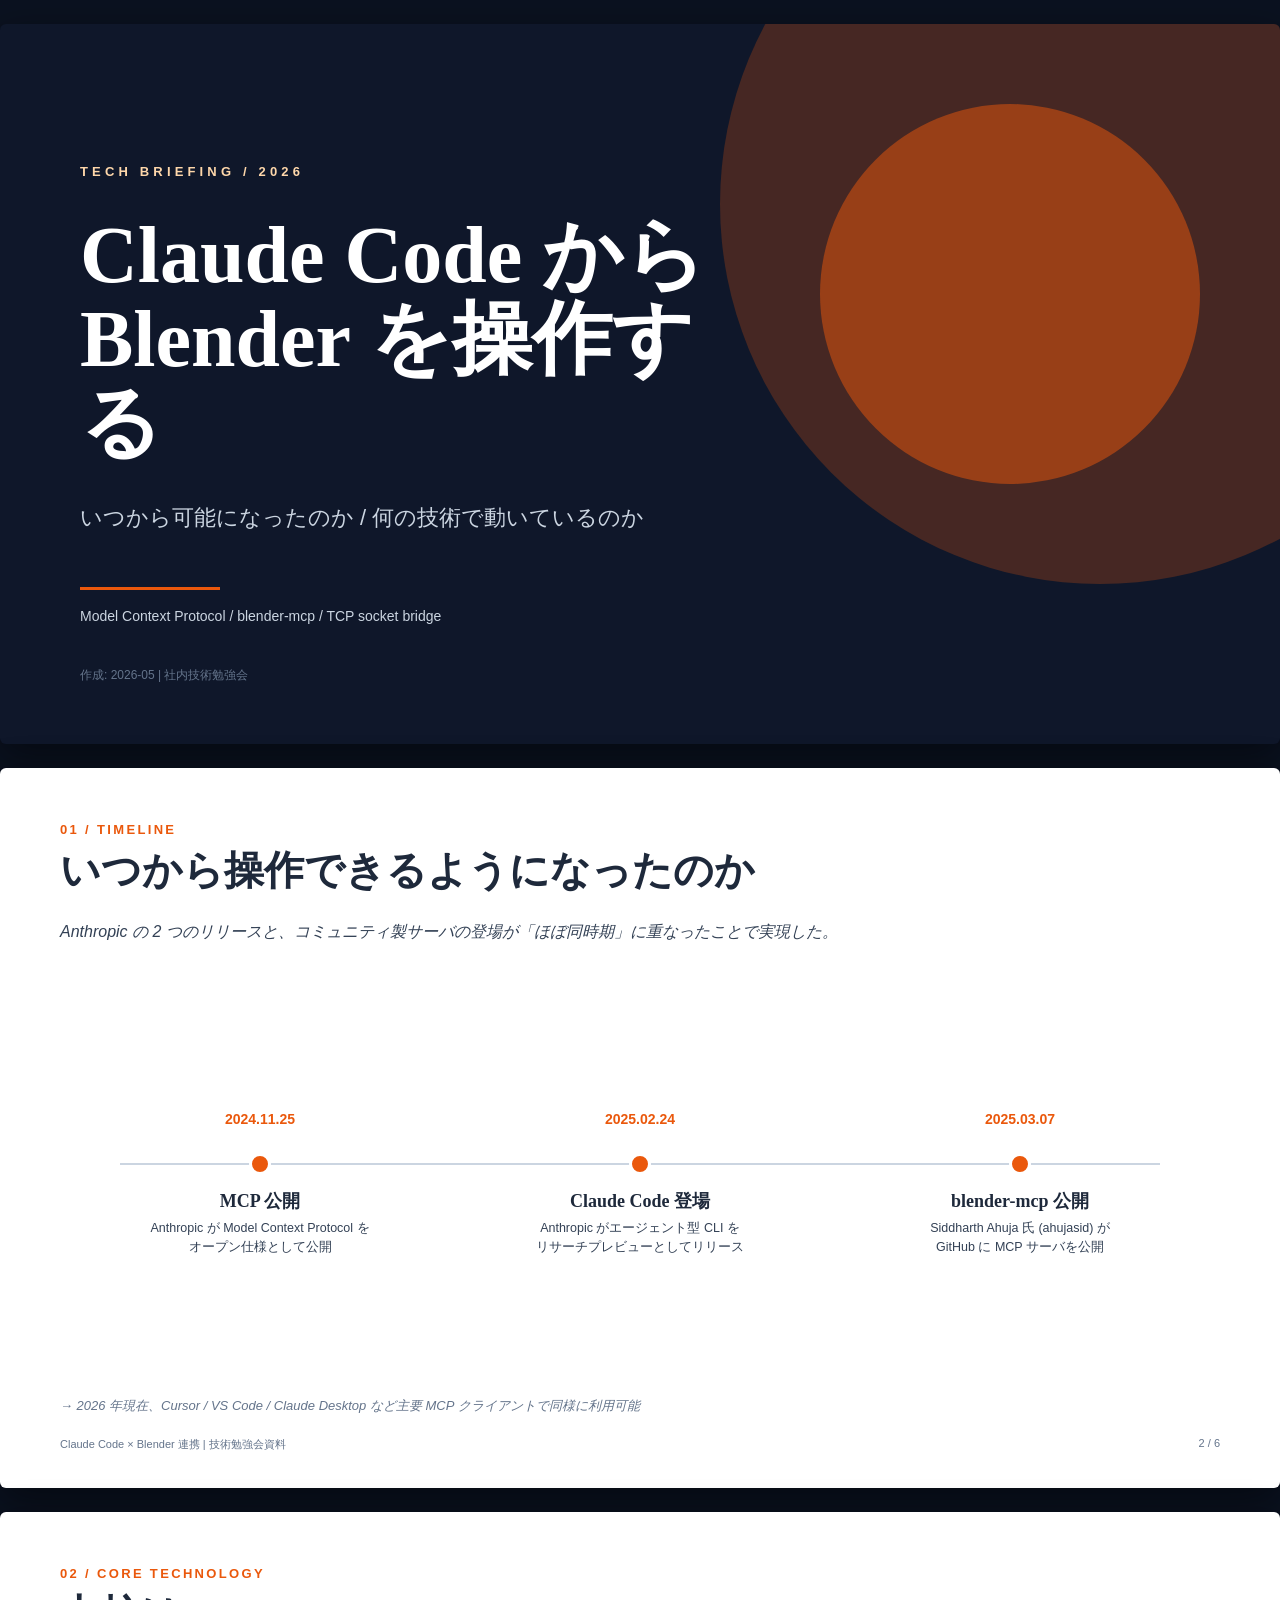
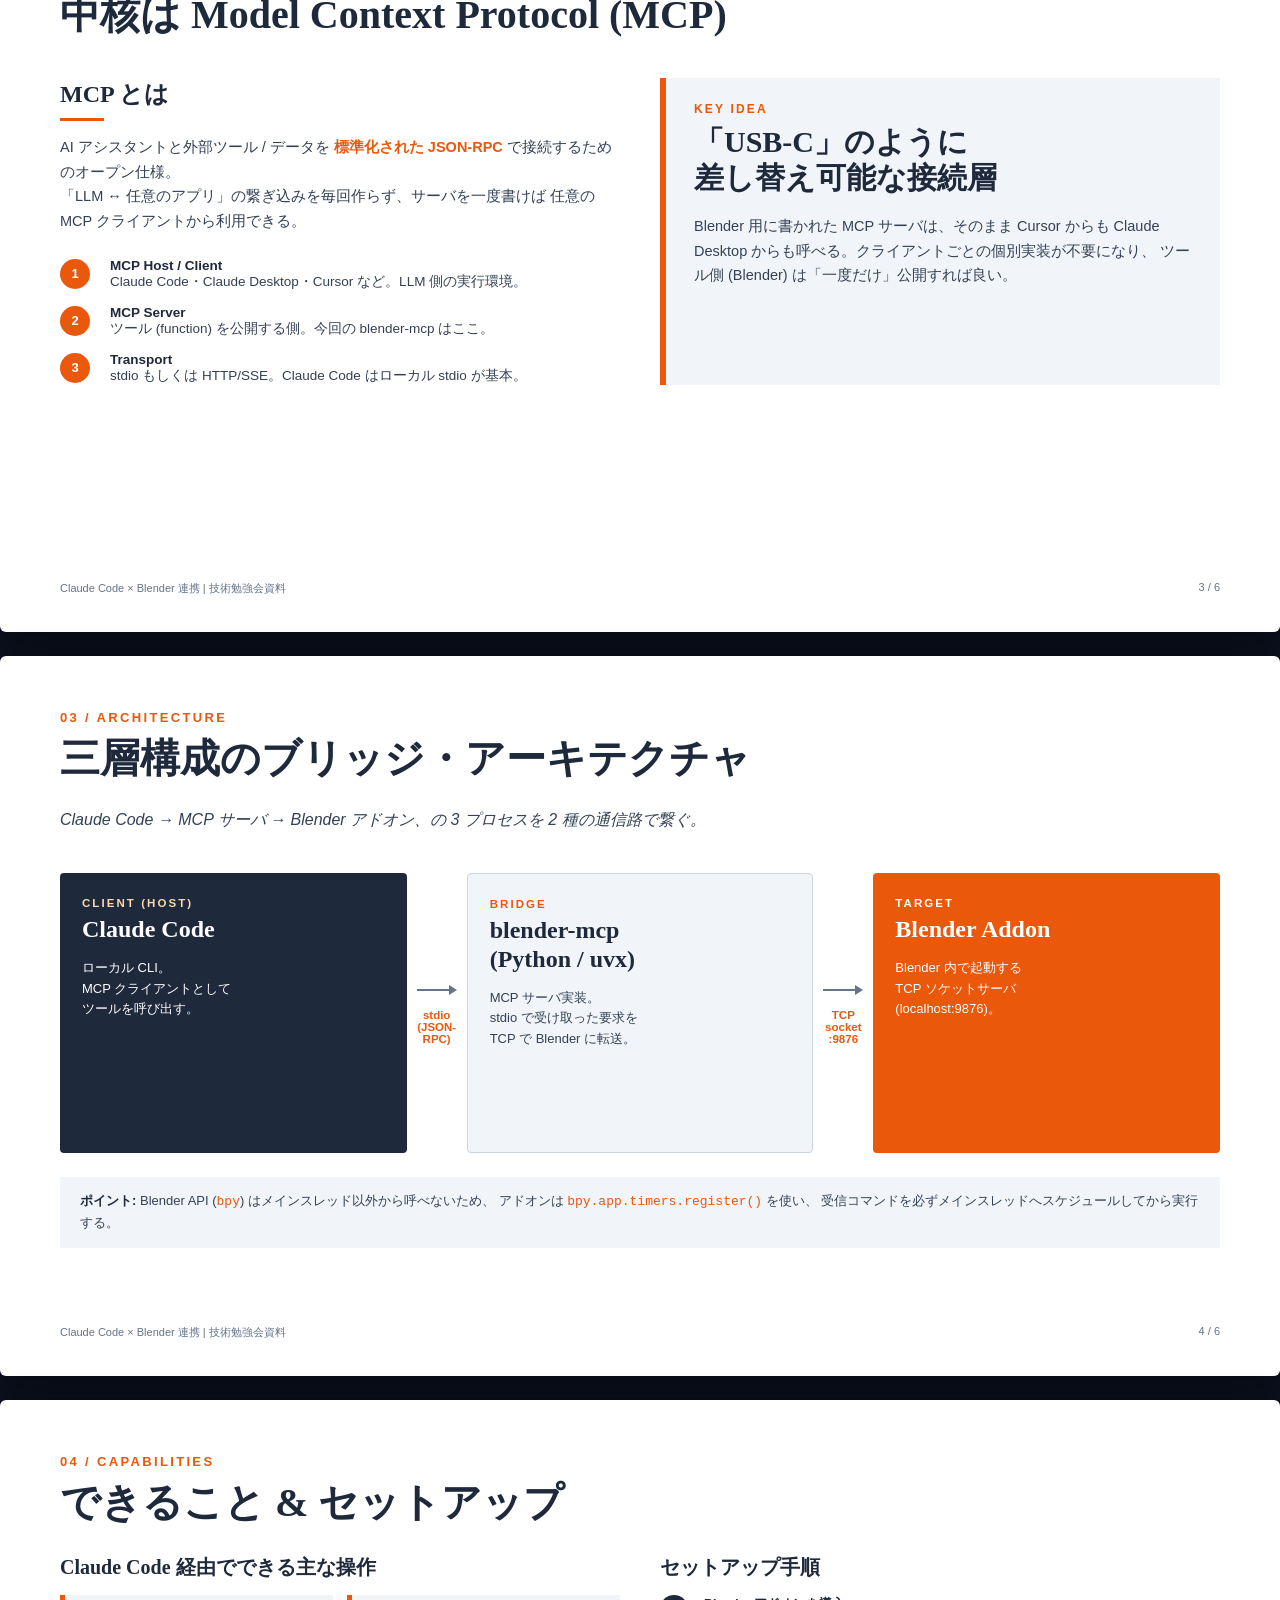
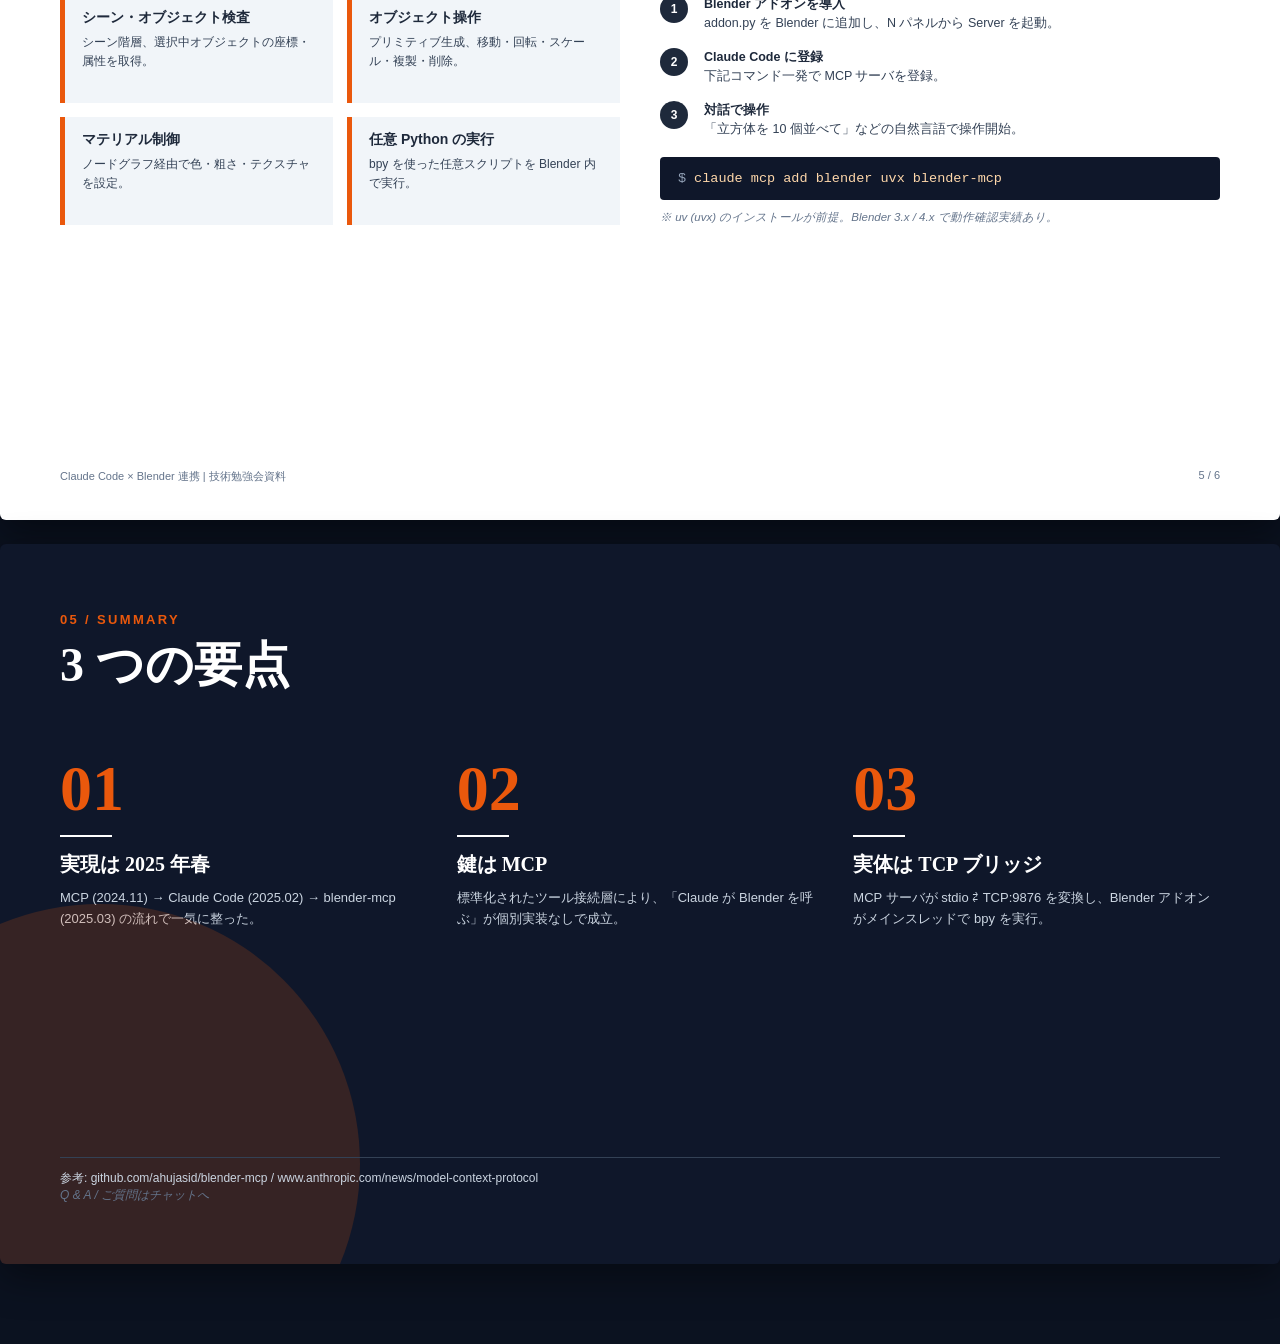
<file: blender-slide.html>
<!DOCTYPE html>
<html lang="ja">
<head>
<meta charset="utf-8" />
<title>Claude Code × Blender 連携 解説</title>
<link rel="icon" href="data:image/svg+xml,<svg xmlns='http://www.w3.org/2000/svg' viewBox='0 0 100 100'><text y='.9em' font-size='90'>🧪</text></svg>">
<style>
  :root{
    --bg-dark:#0F172A;
    --bg-light:#FFFFFF;
    --bg-panel:#F1F5F9;
    --primary:#1E293B;
    --body:#334155;
    --muted:#64748B;
    --rule:#CBD5E1;
    --accent:#EA580C;
    --accent-soft:#FED7AA;
    --white:#FFFFFF;
  }
  *{box-sizing:border-box;margin:0;padding:0}
  html,body{
    background:#0b1220; color:var(--body);
    font-family:'Calibri','Segoe UI','Hiragino Kaku Gothic ProN','Yu Gothic UI',sans-serif;
    -webkit-font-smoothing:antialiased;
  }
  /* スライドは 1280x720 に固定し、はみ出し防止 */
  .deck{
    display:flex; flex-direction:column; align-items:center;
    gap:24px; padding:24px 0 80px;
  }
  .slide{
    position:relative; width:1280px; height:720px;
    background:var(--bg-light);
    box-shadow:0 12px 40px rgba(0,0,0,.45);
    overflow:hidden;
    border-radius:6px;
  }
  .slide.dark{background:var(--bg-dark); color:var(--white)}
  h1,h2,h3,h4{font-family:'Georgia','Hiragino Mincho ProN','Yu Mincho',serif; color:var(--primary)}
  .dark h1, .dark h2, .dark h3, .dark h4{color:var(--white)}
  .eyebrow{
    font-size:13px; font-weight:700; letter-spacing:.18em;
    color:var(--accent); text-transform:uppercase;
  }
  .footer{
    position:absolute; left:60px; right:60px; bottom:36px;
    display:flex; justify-content:space-between;
    color:var(--muted); font-size:11px;
  }
  .accent-rule{ width:80px; height:3px; background:var(--accent); border:0; margin:8px 0 0 }
  code, .mono{ font-family:'Consolas','SF Mono','Menlo',monospace }

  /* ===== Slide 1 (title) ===== */
  .s1 .blob{
    position:absolute; right:-200px; top:-200px;
    width:760px; height:760px; border-radius:50%;
    background:rgba(234,88,12,.25);
  }
  .s1 .blob2{
    position:absolute; right:80px; top:80px;
    width:380px; height:380px; border-radius:50%;
    background:rgba(234,88,12,.5);
  }
  .s1 .content{ position:absolute; left:80px; top:140px; right:520px }
  .s1 .ribbon{ color:var(--accent-soft); letter-spacing:.32em }
  .s1 h1{
    font-size:80px; line-height:1.05; font-weight:800;
    color:var(--white); margin-top:34px;
  }
  .s1 .sub{ margin-top:38px; font-size:22px; color:var(--rule)}
  .s1 .meta-line{ margin-top:54px; height:3px; width:140px; background:var(--accent)}
  .s1 .meta{ margin-top:18px; color:var(--rule); font-size:14px }
  .s1 .date{ position:absolute; left:80px; bottom:60px; color:var(--muted); font-size:12px}

  /* ===== Common content slide ===== */
  .head{
    padding:54px 60px 0;
  }
  .head h2{ font-size:40px; font-weight:700; margin-top:6px}
  .lead{
    margin:24px 60px 0; color:var(--body); font-size:16px;
    font-style:italic;
  }
  .body{ padding:0 60px; margin-top:18px }

  /* ===== Slide 2 (timeline) ===== */
  .timeline{
    margin-top:80px; position:relative; padding:0 30px; height:340px;
  }
  .timeline .line{
    position:absolute; top:140px; left:120px; right:120px;
    height:2px; background:var(--rule);
  }
  .nodes{ display:flex; justify-content:space-between; padding:0 80px; position:relative}
  .node{ width:300px; text-align:center; position:relative}
  .node .dot{
    width:22px; height:22px; border-radius:50%;
    background:var(--accent); border:3px solid #fff;
    margin:130px auto 0;
  }
  .node .date{
    position:absolute; left:0; right:0; top:88px;
    color:var(--accent); font-weight:700; font-size:14px;
  }
  .node .title{
    margin-top:14px; font-family:Georgia,serif; font-weight:700;
    color:var(--primary); font-size:18px;
  }
  .node .desc{ margin-top:6px; font-size:12.5px; color:var(--body); line-height:1.55}
  .timeline-foot{
    margin:34px 60px 0; color:var(--muted); font-style:italic; font-size:13px;
  }

  /* ===== Slide 3 (MCP) ===== */
  .two-col{ display:grid; grid-template-columns:1fr 1fr; gap:40px; padding:0 60px; margin-top:18px}
  .col h3{ font-size:24px; font-weight:700}
  .col .rule{ width:44px; height:3px; background:var(--accent); margin:8px 0 14px}
  .col p{ font-size:14.5px; color:var(--body); line-height:1.7}
  .num-list{ list-style:none; margin-top:24px; display:grid; gap:14px }
  .num-list li{ display:grid; grid-template-columns:36px 1fr; gap:14px; align-items:start}
  .num-list .num{
    width:30px; height:30px; border-radius:50%; background:var(--accent);
    color:#fff; font-weight:700; font-size:13px;
    display:flex; align-items:center; justify-content:center;
    margin-top:1px;
  }
  .num-list .t b{color:var(--primary)}
  .num-list .t{ font-size:13.5px; color:var(--body)}

  .callout{
    background:var(--bg-panel); border-left:6px solid var(--accent);
    padding:24px 28px; height:100%;
  }
  .callout .label{
    color:var(--accent); font-weight:700; font-size:12px; letter-spacing:.18em;
  }
  .callout h3{ margin-top:8px; font-size:30px; line-height:1.2}
  .callout p{ margin-top:18px; font-size:14.5px; color:var(--body); line-height:1.7}

  /* ===== Slide 4 (architecture) ===== */
  .arch{
    display:grid; grid-template-columns:1fr 60px 1fr 60px 1fr;
    gap:0; padding:0 60px; margin-top:42px; align-items:stretch;
  }
  .box{
    height:280px; padding:24px 22px; border-radius:4px; position:relative;
  }
  .box .eyebrow{font-size:11.5px; letter-spacing:.18em}
  .box h3{ font-size:24px; line-height:1.2; margin-top:6px}
  .box p{ font-size:13px; line-height:1.6; margin-top:14px}
  .box.client{ background:var(--primary); color:var(--white)}
  .box.client .eyebrow{ color:var(--accent-soft)}
  .box.client h3{ color:var(--white)}
  .box.bridge{ background:var(--bg-panel); border:1px solid var(--rule)}
  .box.bridge h3{ color:var(--primary)}
  .box.bridge p{ color:var(--body)}
  .box.target{ background:var(--accent); color:var(--white)}
  .box.target h3{ color:var(--white)}
  .arrow{
    display:flex; flex-direction:column; align-items:center; justify-content:center;
    color:var(--muted);
  }
  .arrow svg{ width:40px; height:18px }
  .arrow .lbl{ margin-top:10px; color:var(--accent); font-weight:700; font-size:11.5px; text-align:center}

  .note{
    margin:24px 60px 0; background:var(--bg-panel); padding:14px 20px;
    font-size:13px; color:var(--body); line-height:1.6;
  }
  .note b{ color:var(--primary)}
  .note code{ color:var(--accent); background:transparent}

  /* ===== Slide 5 (capabilities + setup) ===== */
  .cap-grid{
    display:grid; grid-template-columns:1fr 1fr; gap:14px; margin-top:14px;
  }
  .cap{
    background:var(--bg-panel); padding:14px 16px 14px 22px;
    position:relative; min-height:108px;
  }
  .cap::before{
    content:""; position:absolute; left:0; top:0; bottom:0; width:5px;
    background:var(--accent);
  }
  .cap h4{ font-family:Calibri,sans-serif; font-weight:700; color:var(--primary); font-size:14px}
  .cap p{ margin-top:6px; font-size:12px; color:var(--body); line-height:1.55}

  .setup{ display:grid; gap:14px; margin-top:14px}
  .step{ display:grid; grid-template-columns:32px 1fr; gap:12px; align-items:start}
  .step .n{
    width:28px; height:28px; border-radius:50%; background:var(--primary); color:#fff;
    display:flex; align-items:center; justify-content:center; font-weight:700; font-size:12px;
  }
  .step .t b{ color:var(--primary)}
  .step .t{ font-size:12.5px; color:var(--body); line-height:1.55}
  .term{
    margin-top:18px; background:var(--bg-dark); color:var(--accent-soft);
    padding:14px 18px; border-radius:4px;
    font-family:Consolas,monospace; font-size:13.5px;
  }
  .term .prompt{ color:#94a3b8; margin-right:8px}
  .caveat{
    margin-top:10px; color:var(--muted); font-size:11.5px; font-style:italic;
  }

  /* ===== Slide 6 (summary) ===== */
  .s6 .blob{
    position:absolute; left:-160px; bottom:-160px;
    width:520px; height:520px; border-radius:50%;
    background:rgba(234,88,12,.18);
  }
  .s6 .head{ padding-top:68px}
  .s6 h2{ color:var(--white); font-size:48px}
  .summary{
    display:grid; grid-template-columns:repeat(3,1fr); gap:30px;
    margin:60px 60px 0;
  }
  .sum .num{
    font-family:Georgia,serif; font-size:64px; color:var(--accent); font-weight:700;
    line-height:1;
  }
  .sum .rule{ width:52px; height:2px; background:var(--white); margin:14px 0}
  .sum h3{ color:var(--white); font-size:20px}
  .sum p{ margin-top:10px; color:var(--rule); font-size:13px; line-height:1.6}
  .s6 .ref{
    position:absolute; left:60px; right:60px; bottom:60px;
    color:var(--rule); font-size:12px; border-top:1px solid #334155;
    padding-top:12px;
  }

  /* Print */
  @page{ size: 1280px 720px; margin:0 }
  @media print{
    html,body{background:#fff}
    .deck{gap:0;padding:0}
    .slide{box-shadow:none;border-radius:0;page-break-after:always}
    .slide:last-child{page-break-after:auto}
  }
</style>
</head>
<body>

<div class="deck">

<!-- ===== Slide 1 ===== -->
<section class="slide dark s1">
  <div class="blob"></div>
  <div class="blob2"></div>
  <div class="content">
    <div class="eyebrow ribbon">TECH BRIEFING / 2026</div>
    <h1>Claude Code から<br>Blender を操作する</h1>
    <div class="sub">いつから可能になったのか / 何の技術で動いているのか</div>
    <div class="meta-line"></div>
    <div class="meta">Model Context Protocol  /  blender-mcp  /  TCP socket bridge</div>
  </div>
  <div class="date">作成: 2026-05  |  社内技術勉強会</div>
</section>

<!-- ===== Slide 2 — Timeline ===== -->
<section class="slide">
  <div class="head">
    <div class="eyebrow">01 / TIMELINE</div>
    <h2>いつから操作できるようになったのか</h2>
  </div>
  <div class="lead">
    Anthropic の 2 つのリリースと、コミュニティ製サーバの登場が「ほぼ同時期」に重なったことで実現した。
  </div>

  <div class="timeline">
    <div class="line"></div>
    <div class="nodes">
      <div class="node">
        <div class="date">2024.11.25</div>
        <div class="dot"></div>
        <div class="title">MCP 公開</div>
        <div class="desc">Anthropic が Model Context Protocol を<br>オープン仕様として公開</div>
      </div>
      <div class="node">
        <div class="date">2025.02.24</div>
        <div class="dot"></div>
        <div class="title">Claude Code 登場</div>
        <div class="desc">Anthropic がエージェント型 CLI を<br>リサーチプレビューとしてリリース</div>
      </div>
      <div class="node">
        <div class="date">2025.03.07</div>
        <div class="dot"></div>
        <div class="title">blender-mcp 公開</div>
        <div class="desc">Siddharth Ahuja 氏 (ahujasid) が<br>GitHub に MCP サーバを公開</div>
      </div>
    </div>
  </div>
  <div class="timeline-foot">
    → 2026 年現在、Cursor / VS Code / Claude Desktop など主要 MCP クライアントで同様に利用可能
  </div>

  <div class="footer">
    <span>Claude Code × Blender 連携  |  技術勉強会資料</span>
    <span>2 / 6</span>
  </div>
</section>

<!-- ===== Slide 3 — MCP ===== -->
<section class="slide">
  <div class="head">
    <div class="eyebrow">02 / CORE TECHNOLOGY</div>
    <h2>中核は Model Context Protocol (MCP)</h2>
  </div>

  <div class="two-col" style="margin-top:36px">
    <div class="col">
      <h3>MCP とは</h3>
      <div class="rule"></div>
      <p>
        AI アシスタントと外部ツール / データを
        <b style="color:var(--accent)">標準化された JSON-RPC</b> で接続するためのオープン仕様。<br>
        「LLM ↔ 任意のアプリ」の繋ぎ込みを毎回作らず、サーバを一度書けば
        任意の MCP クライアントから利用できる。
      </p>
      <ul class="num-list">
        <li>
          <span class="num">1</span>
          <span class="t"><b>MCP Host / Client</b><br>Claude Code・Claude Desktop・Cursor など。LLM 側の実行環境。</span>
        </li>
        <li>
          <span class="num">2</span>
          <span class="t"><b>MCP Server</b><br>ツール (function) を公開する側。今回の blender-mcp はここ。</span>
        </li>
        <li>
          <span class="num">3</span>
          <span class="t"><b>Transport</b><br>stdio もしくは HTTP/SSE。Claude Code はローカル stdio が基本。</span>
        </li>
      </ul>
    </div>

    <div class="col">
      <div class="callout">
        <div class="label">KEY IDEA</div>
        <h3>「USB-C」のように<br>差し替え可能な接続層</h3>
        <p>
          Blender 用に書かれた MCP サーバは、そのまま Cursor からも
          Claude Desktop からも呼べる。クライアントごとの個別実装が不要になり、
          ツール側 (Blender) は「一度だけ」公開すれば良い。
        </p>
      </div>
    </div>
  </div>

  <div class="footer">
    <span>Claude Code × Blender 連携  |  技術勉強会資料</span>
    <span>3 / 6</span>
  </div>
</section>

<!-- ===== Slide 4 — Architecture ===== -->
<section class="slide">
  <div class="head">
    <div class="eyebrow">03 / ARCHITECTURE</div>
    <h2>三層構成のブリッジ・アーキテクチャ</h2>
  </div>
  <div class="lead">
    Claude Code → MCP サーバ → Blender アドオン、の 3 プロセスを 2 種の通信路で繋ぐ。
  </div>

  <div class="arch">
    <div class="box client">
      <div class="eyebrow">CLIENT (HOST)</div>
      <h3>Claude Code</h3>
      <p>ローカル CLI。<br>MCP クライアントとして<br>ツールを呼び出す。</p>
    </div>
    <div class="arrow">
      <svg viewBox="0 0 40 18"><line x1="0" y1="9" x2="32" y2="9" stroke="#64748B" stroke-width="2"/><polygon points="32,4 40,9 32,14" fill="#64748B"/></svg>
      <div class="lbl">stdio<br>(JSON-RPC)</div>
    </div>
    <div class="box bridge">
      <div class="eyebrow" style="color:var(--accent)">BRIDGE</div>
      <h3>blender-mcp<br>(Python / uvx)</h3>
      <p>MCP サーバ実装。<br>stdio で受け取った要求を<br>TCP で Blender に転送。</p>
    </div>
    <div class="arrow">
      <svg viewBox="0 0 40 18"><line x1="0" y1="9" x2="32" y2="9" stroke="#64748B" stroke-width="2"/><polygon points="32,4 40,9 32,14" fill="#64748B"/></svg>
      <div class="lbl">TCP socket<br>:9876</div>
    </div>
    <div class="box target">
      <div class="eyebrow" style="color:var(--white)">TARGET</div>
      <h3>Blender Addon</h3>
      <p>Blender 内で起動する<br>TCP ソケットサーバ<br>(localhost:9876)。</p>
    </div>
  </div>

  <div class="note">
    <b>ポイント:</b> Blender API (<code>bpy</code>) はメインスレッド以外から呼べないため、
    アドオンは <code>bpy.app.timers.register()</code> を使い、
    受信コマンドを必ずメインスレッドへスケジュールしてから実行する。
  </div>

  <div class="footer">
    <span>Claude Code × Blender 連携  |  技術勉強会資料</span>
    <span>4 / 6</span>
  </div>
</section>

<!-- ===== Slide 5 — Capabilities & Setup ===== -->
<section class="slide">
  <div class="head">
    <div class="eyebrow">04 / CAPABILITIES</div>
    <h2>できること & セットアップ</h2>
  </div>

  <div class="two-col" style="margin-top:24px">
    <div class="col">
      <h3 style="font-size:20px">Claude Code 経由でできる主な操作</h3>
      <div class="cap-grid">
        <div class="cap">
          <h4>シーン・オブジェクト検査</h4>
          <p>シーン階層、選択中オブジェクトの座標・属性を取得。</p>
        </div>
        <div class="cap">
          <h4>オブジェクト操作</h4>
          <p>プリミティブ生成、移動・回転・スケール・複製・削除。</p>
        </div>
        <div class="cap">
          <h4>マテリアル制御</h4>
          <p>ノードグラフ経由で色・粗さ・テクスチャを設定。</p>
        </div>
        <div class="cap">
          <h4>任意 Python の実行</h4>
          <p>bpy を使った任意スクリプトを Blender 内で実行。</p>
        </div>
      </div>
    </div>

    <div class="col">
      <h3 style="font-size:20px">セットアップ手順</h3>
      <div class="setup">
        <div class="step"><span class="n">1</span><span class="t"><b>Blender アドオンを導入</b><br>addon.py を Blender に追加し、N パネルから Server を起動。</span></div>
        <div class="step"><span class="n">2</span><span class="t"><b>Claude Code に登録</b><br>下記コマンド一発で MCP サーバを登録。</span></div>
        <div class="step"><span class="n">3</span><span class="t"><b>対話で操作</b><br>「立方体を 10 個並べて」などの自然言語で操作開始。</span></div>
      </div>
      <div class="term"><span class="prompt">$</span>claude mcp add blender uvx blender-mcp</div>
      <div class="caveat">※ uv (uvx) のインストールが前提。Blender 3.x / 4.x で動作確認実績あり。</div>
    </div>
  </div>

  <div class="footer">
    <span>Claude Code × Blender 連携  |  技術勉強会資料</span>
    <span>5 / 6</span>
  </div>
</section>

<!-- ===== Slide 6 — Summary ===== -->
<section class="slide dark s6">
  <div class="blob"></div>
  <div class="head">
    <div class="eyebrow">05 / SUMMARY</div>
    <h2>3 つの要点</h2>
  </div>

  <div class="summary">
    <div class="sum">
      <div class="num">01</div>
      <div class="rule"></div>
      <h3>実現は 2025 年春</h3>
      <p>MCP (2024.11) → Claude Code (2025.02) → blender-mcp (2025.03) の流れで一気に整った。</p>
    </div>
    <div class="sum">
      <div class="num">02</div>
      <div class="rule"></div>
      <h3>鍵は MCP</h3>
      <p>標準化されたツール接続層により、「Claude が Blender を呼ぶ」が個別実装なしで成立。</p>
    </div>
    <div class="sum">
      <div class="num">03</div>
      <div class="rule"></div>
      <h3>実体は TCP ブリッジ</h3>
      <p>MCP サーバが stdio ⇄ TCP:9876 を変換し、Blender アドオンがメインスレッドで bpy を実行。</p>
    </div>
  </div>

  <div class="ref">
    参考:  github.com/ahujasid/blender-mcp  /  www.anthropic.com/news/model-context-protocol<br>
    <span style="color:var(--muted); font-style:italic">Q & A / ご質問はチャットへ</span>
  </div>
</section>

</div>

<script>
  // 矢印キー / Space で次のスライドへ
  const slides = [...document.querySelectorAll('.slide')];
  let idx = 0;
  function go(i){
    idx = Math.max(0, Math.min(slides.length-1, i));
    slides[idx].scrollIntoView({behavior:'smooth', block:'start'});
  }
  document.addEventListener('keydown', e => {
    if(['ArrowRight','PageDown',' '].includes(e.key)) { e.preventDefault(); go(idx+1); }
    if(['ArrowLeft','PageUp'].includes(e.key)) { e.preventDefault(); go(idx-1); }
    if(e.key==='Home') go(0);
    if(e.key==='End') go(slides.length-1);
  });
</script>
</body>
</html>
</file>
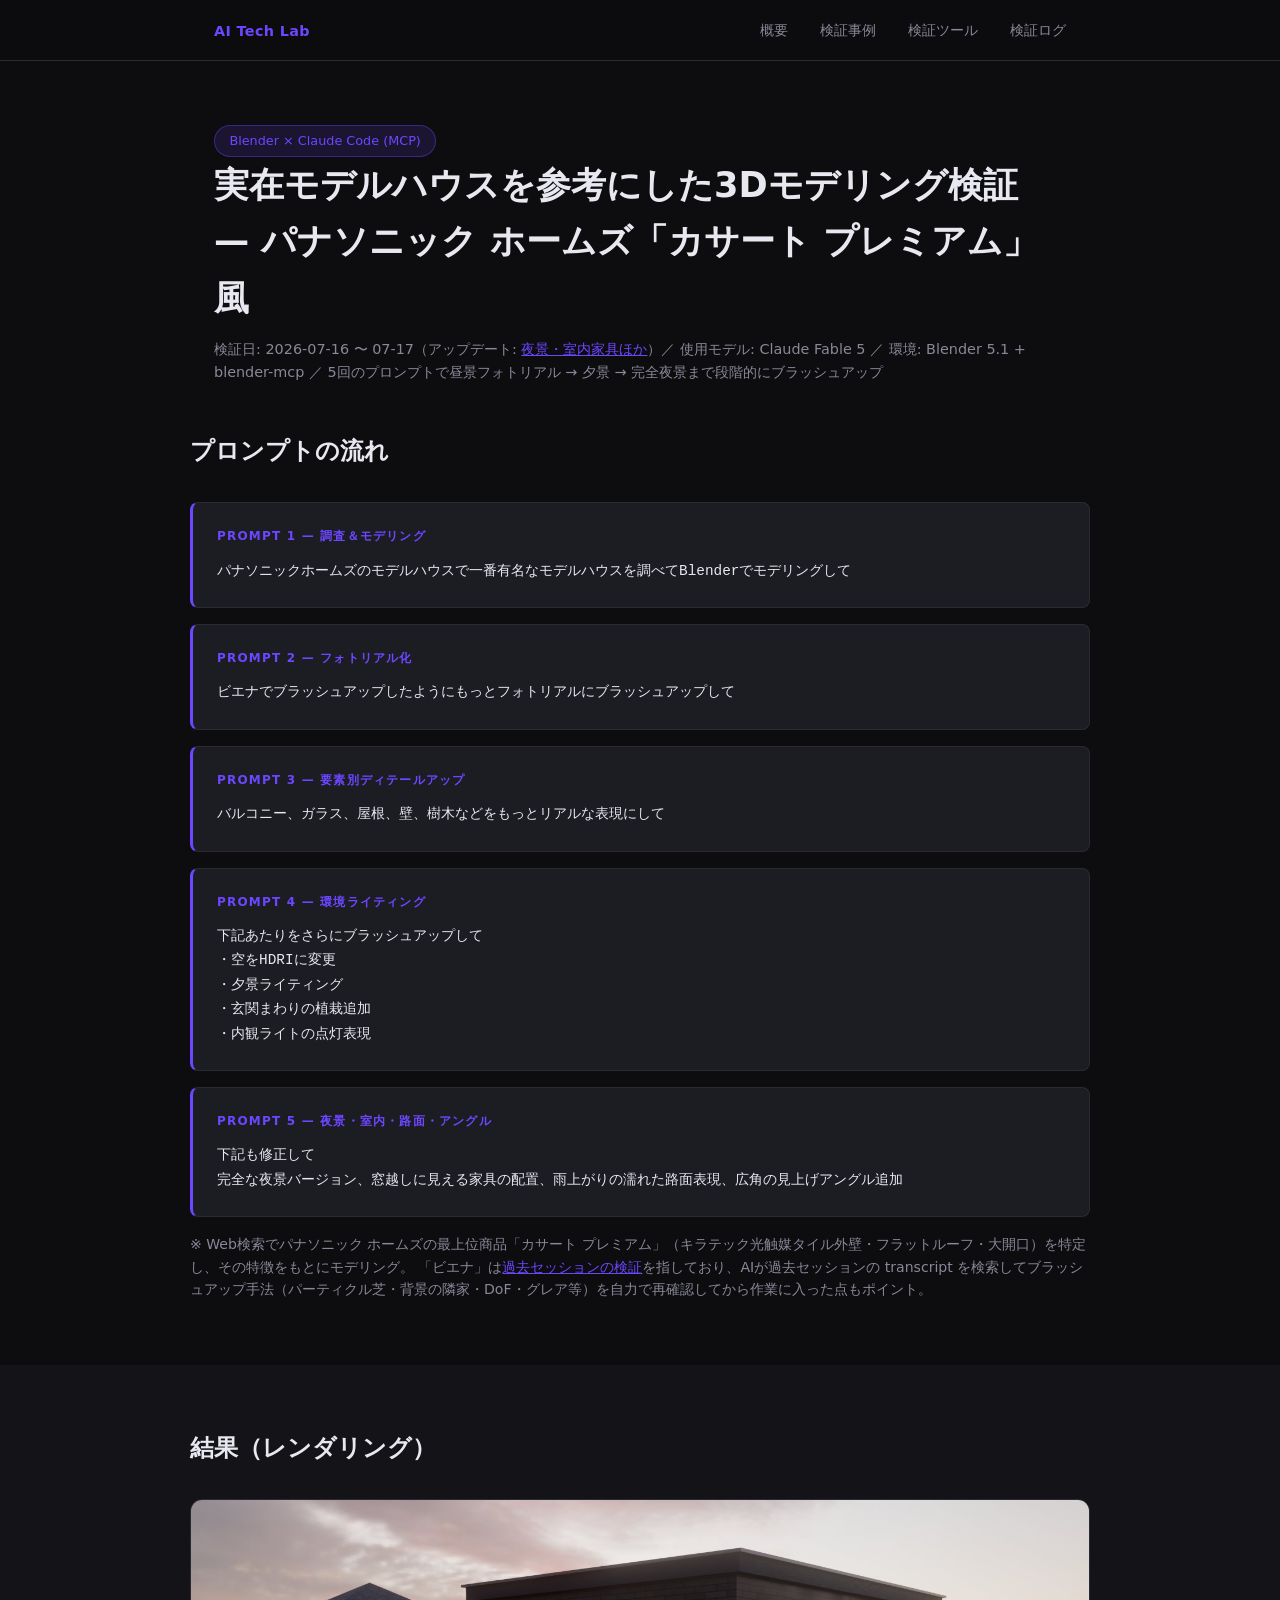
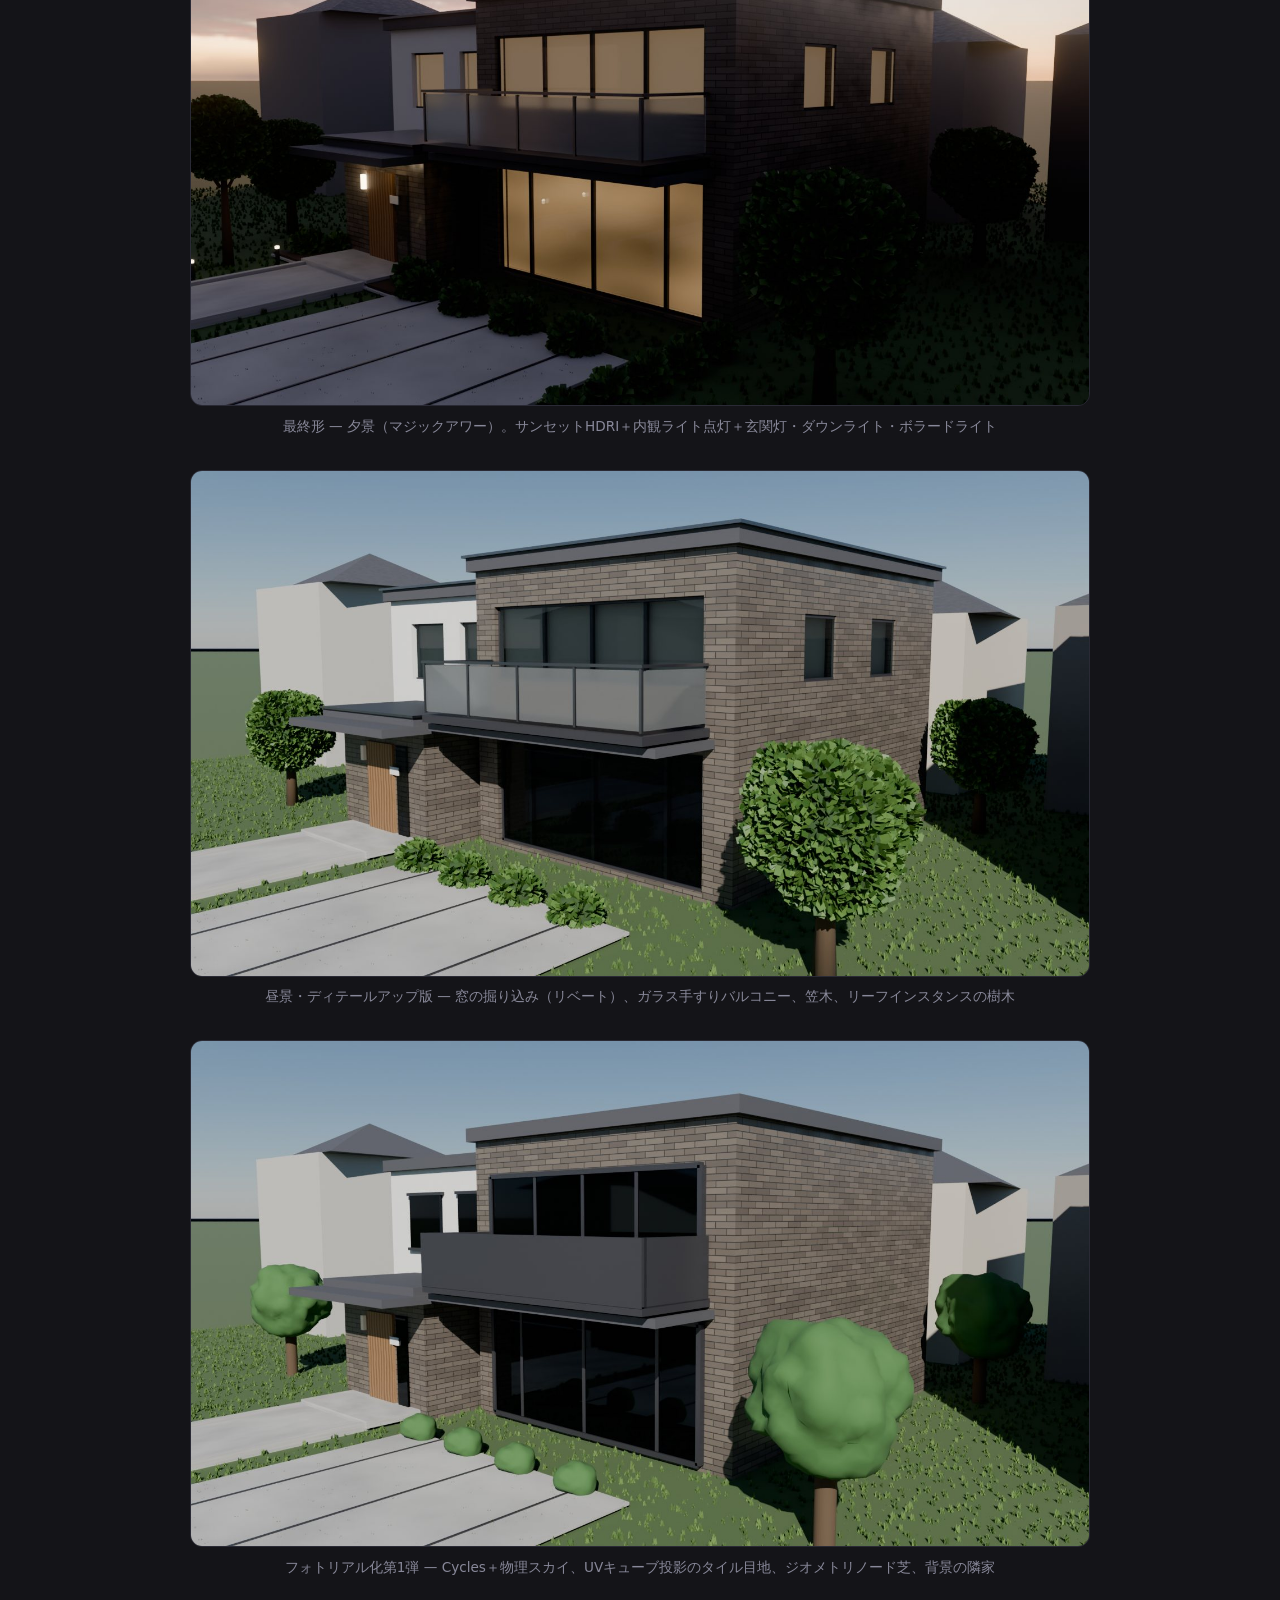
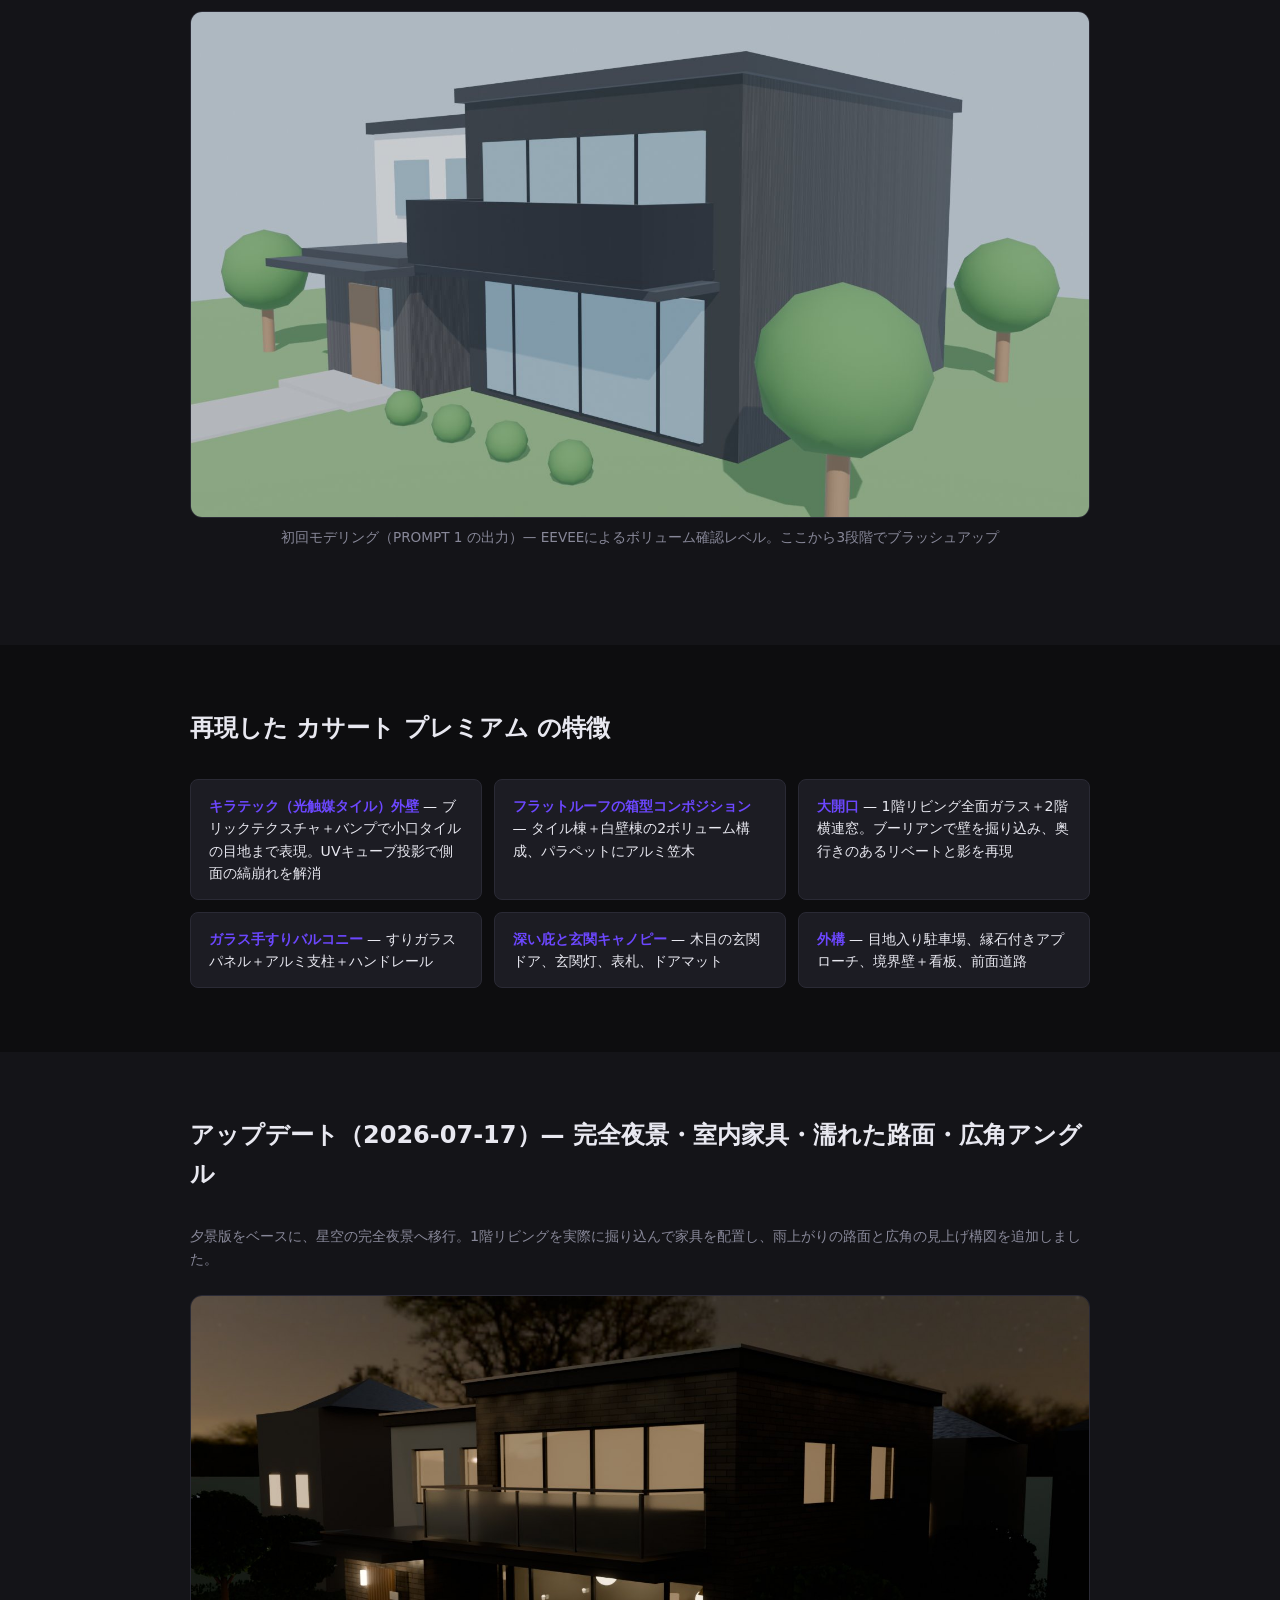
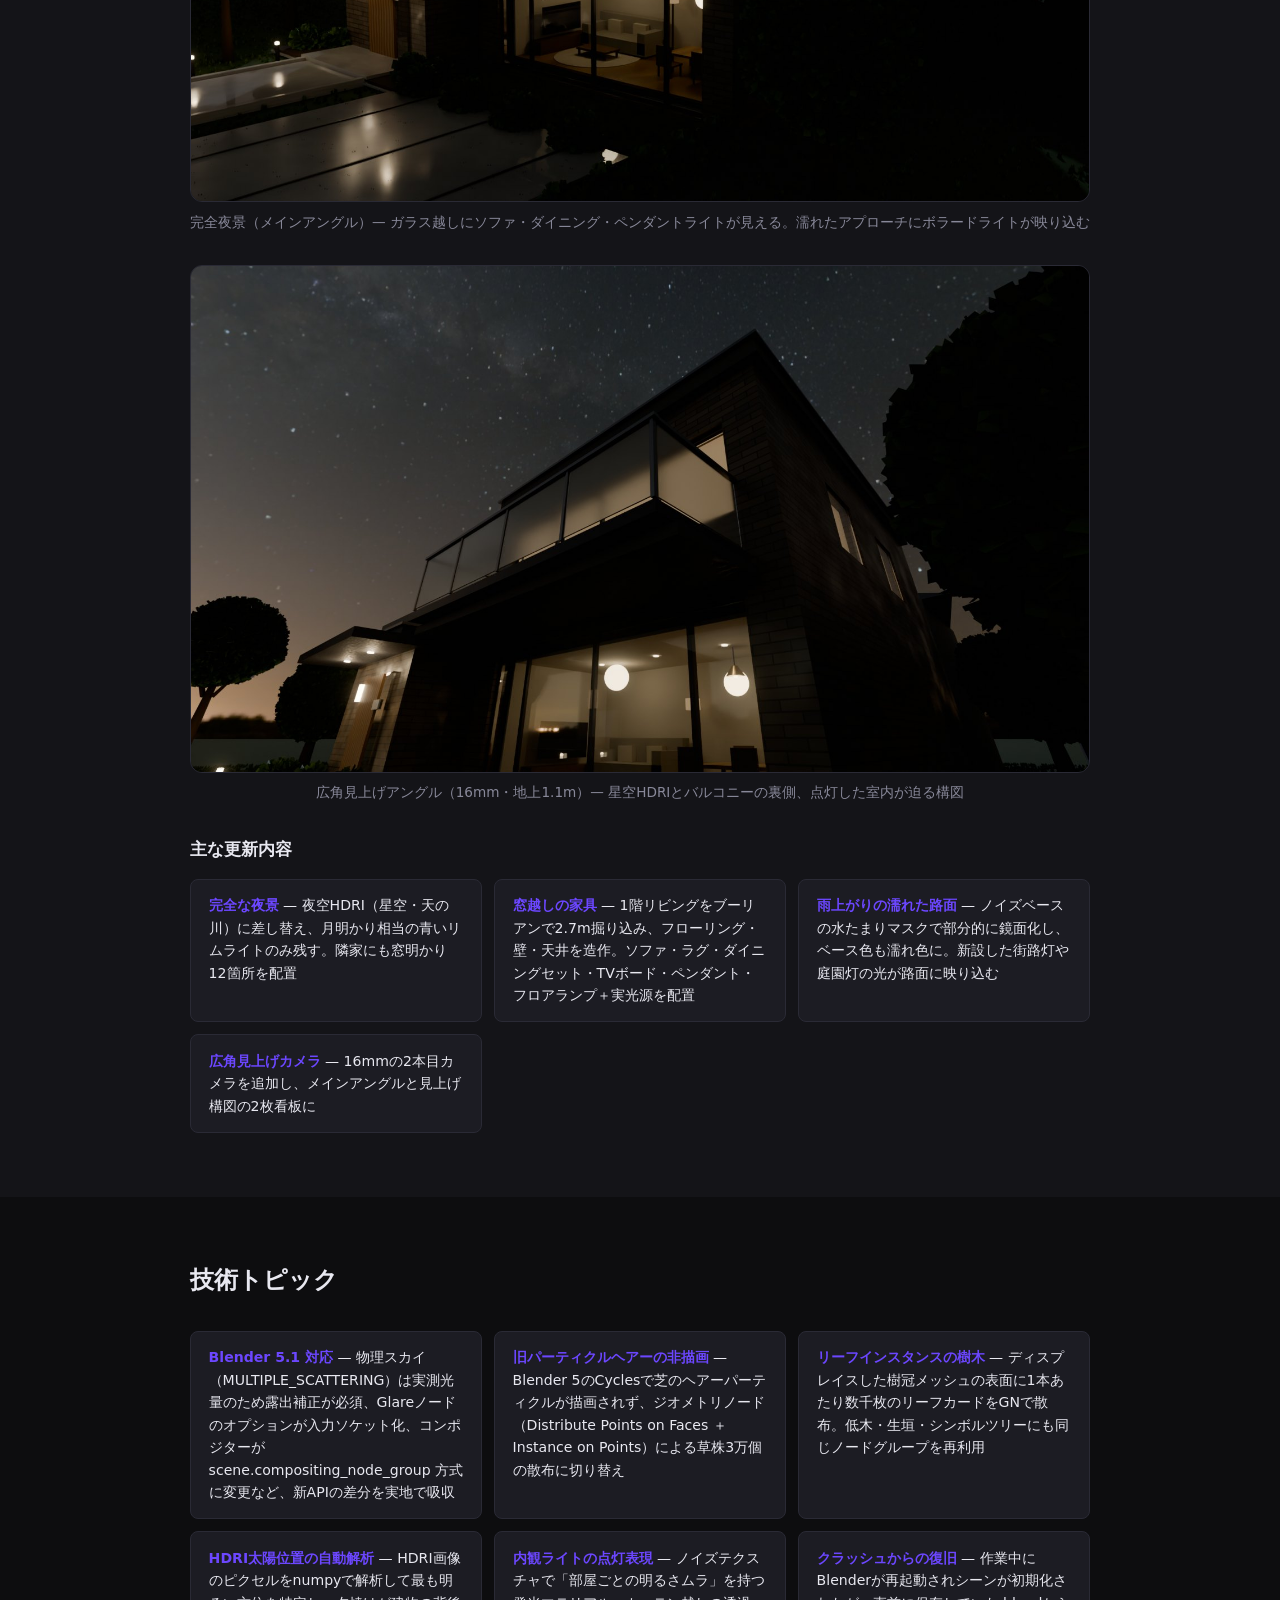
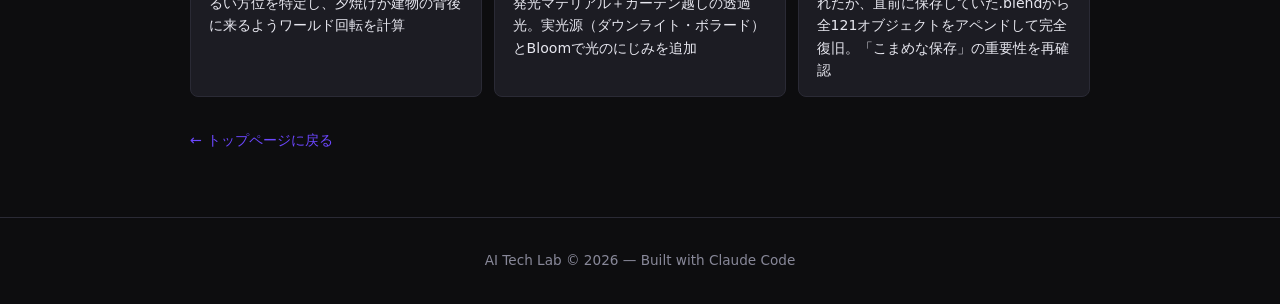
<file: casart-modeling.html>
<!DOCTYPE html>
<html lang="ja">
<head>
  <meta charset="UTF-8">
  <meta name="viewport" content="width=device-width, initial-scale=1.0">
  <title>Blender × Claude Code — パナソニック ホームズ カサート プレミアム風モデリング検証 | AI Tech Lab</title>
  <meta name="description" content="パナソニック ホームズの最上位商品「カサート プレミアム」のモデルハウスをClaude Fable 5 + blender-mcpで再現した検証記録。キラテックタイル外壁・窓の掘り込み・リーフインスタンス植栽・夕景HDRIライティングまで対話のみで到達。">
  <meta property="og:title" content="実在モデルハウスの3D再現 — カサート プレミアム風 | AI Tech Lab">
  <meta property="og:description" content="パナソニック ホームズ「カサート プレミアム」をBlenderで再現。昼景フォトリアルから夕景（マジックアワー）ライティングまで、すべてClaude Fable 5との対話のみで完結。">
  <meta property="og:type" content="article">
  <meta property="og:url" content="https://kaito0710-bot.github.io/ai-testsite/casart-modeling.html">
  <meta property="og:image" content="https://kaito0710-bot.github.io/ai-testsite/images/casart_v4_dusk.jpg">
  <meta name="twitter:card" content="summary_large_image">
  <link rel="icon" href="data:image/svg+xml,<svg xmlns='http://www.w3.org/2000/svg' viewBox='0 0 100 100'><text y='.9em' font-size='90'>🧪</text></svg>">
  <link rel="stylesheet" href="style.css">
  <style>
    .case-hero {
      max-width: 900px;
      margin: 0 auto;
      padding: 4rem 1.5rem 2rem;
    }
    .case-hero h1 {
      font-size: clamp(1.5rem, 4vw, 2.2rem);
      font-weight: 800;
      margin-bottom: 0.75rem;
    }
    .case-hero .meta {
      color: var(--text-muted);
      font-size: 0.9rem;
    }
    .prompt-box {
      background: var(--surface);
      border: 1px solid var(--border);
      border-left: 3px solid var(--primary);
      border-radius: 8px;
      padding: 1.5rem;
      max-width: 900px;
      margin: 0 auto 1rem;
    }
    .prompt-box .label {
      font-size: 0.75rem;
      font-weight: 700;
      letter-spacing: 0.1em;
      color: var(--primary);
      margin-bottom: 0.75rem;
    }
    .prompt-box pre {
      white-space: pre-wrap;
      font-family: 'Consolas', 'SF Mono', monospace;
      font-size: 0.9rem;
      line-height: 1.7;
      color: var(--text);
    }
    .result-figure {
      max-width: 900px;
      margin: 0 auto 2rem;
    }
    .result-figure img {
      width: 100%;
      border-radius: 12px;
      border: 1px solid var(--border);
      display: block;
    }
    .result-figure figcaption {
      margin-top: 0.6rem;
      font-size: 0.85rem;
      color: var(--text-muted);
      text-align: center;
    }
    .feature-list {
      max-width: 900px;
      margin: 0 auto;
      display: grid;
      grid-template-columns: repeat(auto-fit, minmax(260px, 1fr));
      gap: 0.75rem;
      list-style: none;
    }
    .feature-list li {
      background: var(--surface);
      border: 1px solid var(--border);
      border-radius: 8px;
      padding: 0.9rem 1.1rem;
      font-size: 0.88rem;
    }
    .feature-list li b { color: var(--primary); }
    .back-link {
      display: inline-block;
      margin-top: 2rem;
      color: var(--primary);
      text-decoration: none;
      font-size: 0.9rem;
    }
    .back-link:hover { text-decoration: underline; }
  </style>
</head>
<body>
  <header>
    <nav>
      <div class="logo"><a href="index.html" style="color:inherit;text-decoration:none">AI Tech Lab</a></div>
      <ul>
        <li><a href="index.html#about">概要</a></li>
        <li><a href="index.html#works">検証事例</a></li>
        <li><a href="index.html#tools">検証ツール</a></li>
        <li><a href="index.html#log">検証ログ</a></li>
      </ul>
    </nav>
  </header>

  <main>
    <section class="case-hero">
      <span class="badge">Blender × Claude Code (MCP)</span>
      <h1>実在モデルハウスを参考にした3Dモデリング検証<br>— パナソニック ホームズ「カサート プレミアム」風</h1>
      <p class="meta">検証日: 2026-07-16 〜 07-17（アップデート: <a href="#update-night" style="color:var(--primary)">夜景・室内家具ほか</a>）／ 使用モデル: Claude Fable 5 ／ 環境: Blender 5.1 + blender-mcp ／ 5回のプロンプトで昼景フォトリアル → 夕景 → 完全夜景まで段階的にブラッシュアップ</p>
    </section>

    <section class="section" style="padding-top:1rem">
      <h2>プロンプトの流れ</h2>
      <div class="prompt-box">
        <div class="label">PROMPT 1 — 調査＆モデリング</div>
        <pre>パナソニックホームズのモデルハウスで一番有名なモデルハウスを調べてBlenderでモデリングして</pre>
      </div>
      <div class="prompt-box">
        <div class="label">PROMPT 2 — フォトリアル化</div>
        <pre>ビエナでブラッシュアップしたようにもっとフォトリアルにブラッシュアップして</pre>
      </div>
      <div class="prompt-box">
        <div class="label">PROMPT 3 — 要素別ディテールアップ</div>
        <pre>バルコニー、ガラス、屋根、壁、樹木などをもっとリアルな表現にして</pre>
      </div>
      <div class="prompt-box">
        <div class="label">PROMPT 4 — 環境ライティング</div>
        <pre>下記あたりをさらにブラッシュアップして
・空をHDRIに変更
・夕景ライティング
・玄関まわりの植栽追加
・内観ライトの点灯表現</pre>
      </div>
      <div class="prompt-box">
        <div class="label">PROMPT 5 — 夜景・室内・路面・アングル</div>
        <pre>下記も修正して
完全な夜景バージョン、窓越しに見える家具の配置、雨上がりの濡れた路面表現、広角の見上げアングル追加</pre>
      </div>
      <p style="max-width:900px;margin:1rem auto 0;font-size:0.88rem;color:var(--text-muted)">
        ※ Web検索でパナソニック ホームズの最上位商品「カサート プレミアム」（キラテック光触媒タイル外壁・フラットルーフ・大開口）を特定し、その特徴をもとにモデリング。
        「ビエナ」は<a href="biena-modeling.html" style="color:var(--primary)">過去セッションの検証</a>を指しており、AIが過去セッションの transcript を検索してブラッシュアップ手法（パーティクル芝・背景の隣家・DoF・グレア等）を自力で再確認してから作業に入った点もポイント。
      </p>
    </section>

    <section class="section alt">
      <h2>結果（レンダリング）</h2>
      <figure class="result-figure">
        <img src="images/casart_v4_dusk.jpg" alt="カサート プレミアム風モデルハウスの夕景レンダリング" loading="lazy">
        <figcaption>最終形 — 夕景（マジックアワー）。サンセットHDRI＋内観ライト点灯＋玄関灯・ダウンライト・ボラードライト</figcaption>
      </figure>
      <figure class="result-figure">
        <img src="images/casart_v3_details.jpg" alt="ディテールアップ後の昼景レンダリング" loading="lazy">
        <figcaption>昼景・ディテールアップ版 — 窓の掘り込み（リベート）、ガラス手すりバルコニー、笠木、リーフインスタンスの樹木</figcaption>
      </figure>
      <figure class="result-figure">
        <img src="images/casart_v2_photoreal.jpg" alt="フォトリアル化第1弾のレンダリング" loading="lazy">
        <figcaption>フォトリアル化第1弾 — Cycles＋物理スカイ、UVキューブ投影のタイル目地、ジオメトリノード芝、背景の隣家</figcaption>
      </figure>
      <figure class="result-figure">
        <img src="images/casart_v1_eevee.jpg" alt="初回モデリングのEEVEEレンダリング" loading="lazy">
        <figcaption>初回モデリング（PROMPT 1 の出力）— EEVEEによるボリューム確認レベル。ここから3段階でブラッシュアップ</figcaption>
      </figure>
    </section>

    <section class="section">
      <h2>再現した カサート プレミアム の特徴</h2>
      <ul class="feature-list">
        <li><b>キラテック（光触媒タイル）外壁</b> — ブリックテクスチャ＋バンプで小口タイルの目地まで表現。UVキューブ投影で側面の縞崩れを解消</li>
        <li><b>フラットルーフの箱型コンポジション</b> — タイル棟＋白壁棟の2ボリューム構成、パラペットにアルミ笠木</li>
        <li><b>大開口</b> — 1階リビング全面ガラス＋2階横連窓。ブーリアンで壁を掘り込み、奥行きのあるリベートと影を再現</li>
        <li><b>ガラス手すりバルコニー</b> — すりガラスパネル＋アルミ支柱＋ハンドレール</li>
        <li><b>深い庇と玄関キャノピー</b> — 木目の玄関ドア、玄関灯、表札、ドアマット</li>
        <li><b>外構</b> — 目地入り駐車場、縁石付きアプローチ、境界壁＋看板、前面道路</li>
      </ul>
    </section>

    <section class="section alt" id="update-night">
      <h2>アップデート（2026-07-17）— 完全夜景・室内家具・濡れた路面・広角アングル</h2>
      <p style="max-width:900px;margin:0 auto 1.5rem;font-size:0.9rem;color:var(--text-muted)">
        夕景版をベースに、星空の完全夜景へ移行。1階リビングを実際に掘り込んで家具を配置し、雨上がりの路面と広角の見上げ構図を追加しました。
      </p>
      <figure class="result-figure">
        <img src="images/casart_v5_night.jpg" alt="完全夜景のメインアングル。窓越しに家具が見える" loading="lazy">
        <figcaption>完全夜景（メインアングル）— ガラス越しにソファ・ダイニング・ペンダントライトが見える。濡れたアプローチにボラードライトが映り込む</figcaption>
      </figure>
      <figure class="result-figure">
        <img src="images/casart_v6_night_wide.jpg" alt="星空を背景にした広角見上げアングル" loading="lazy">
        <figcaption>広角見上げアングル（16mm・地上1.1m）— 星空HDRIとバルコニーの裏側、点灯した室内が迫る構図</figcaption>
      </figure>
      <h3 style="max-width:900px;margin:2rem auto 1rem;font-size:1.05rem">主な更新内容</h3>
      <ul class="feature-list">
        <li><b>完全な夜景</b> — 夜空HDRI（星空・天の川）に差し替え、月明かり相当の青いリムライトのみ残す。隣家にも窓明かり12箇所を配置</li>
        <li><b>窓越しの家具</b> — 1階リビングをブーリアンで2.7m掘り込み、フローリング・壁・天井を造作。ソファ・ラグ・ダイニングセット・TVボード・ペンダント・フロアランプ＋実光源を配置</li>
        <li><b>雨上がりの濡れた路面</b> — ノイズベースの水たまりマスクで部分的に鏡面化し、ベース色も濡れ色に。新設した街路灯や庭園灯の光が路面に映り込む</li>
        <li><b>広角見上げカメラ</b> — 16mmの2本目カメラを追加し、メインアングルと見上げ構図の2枚看板に</li>
      </ul>
    </section>

    <section class="section">
      <h2>技術トピック</h2>
      <ul class="feature-list">
        <li><b>Blender 5.1 対応</b> — 物理スカイ（MULTIPLE_SCATTERING）は実測光量のため露出補正が必須、Glareノードのオプションが入力ソケット化、コンポジターが scene.compositing_node_group 方式に変更など、新APIの差分を実地で吸収</li>
        <li><b>旧パーティクルヘアーの非描画</b> — Blender 5のCyclesで芝のヘアーパーティクルが描画されず、ジオメトリノード（Distribute Points on Faces ＋ Instance on Points）による草株3万個の散布に切り替え</li>
        <li><b>リーフインスタンスの樹木</b> — ディスプレイスした樹冠メッシュの表面に1本あたり数千枚のリーフカードをGNで散布。低木・生垣・シンボルツリーにも同じノードグループを再利用</li>
        <li><b>HDRI太陽位置の自動解析</b> — HDRI画像のピクセルをnumpyで解析して最も明るい方位を特定し、夕焼けが建物の背後に来るようワールド回転を計算</li>
        <li><b>内観ライトの点灯表現</b> — ノイズテクスチャで「部屋ごとの明るさムラ」を持つ発光マテリアル＋カーテン越しの透過光。実光源（ダウンライト・ボラード）とBloomで光のにじみを追加</li>
        <li><b>クラッシュからの復旧</b> — 作業中にBlenderが再起動されシーンが初期化されたが、直前に保存していた.blendから全121オブジェクトをアペンドして完全復旧。「こまめな保存」の重要性を再確認</li>
      </ul>
      <div style="max-width:900px;margin:0 auto">
        <a class="back-link" href="index.html">← トップページに戻る</a>
      </div>
    </section>
  </main>

  <footer>
    <p>AI Tech Lab &copy; 2026 — Built with Claude Code</p>
  </footer>
</body>
</html>
</file>
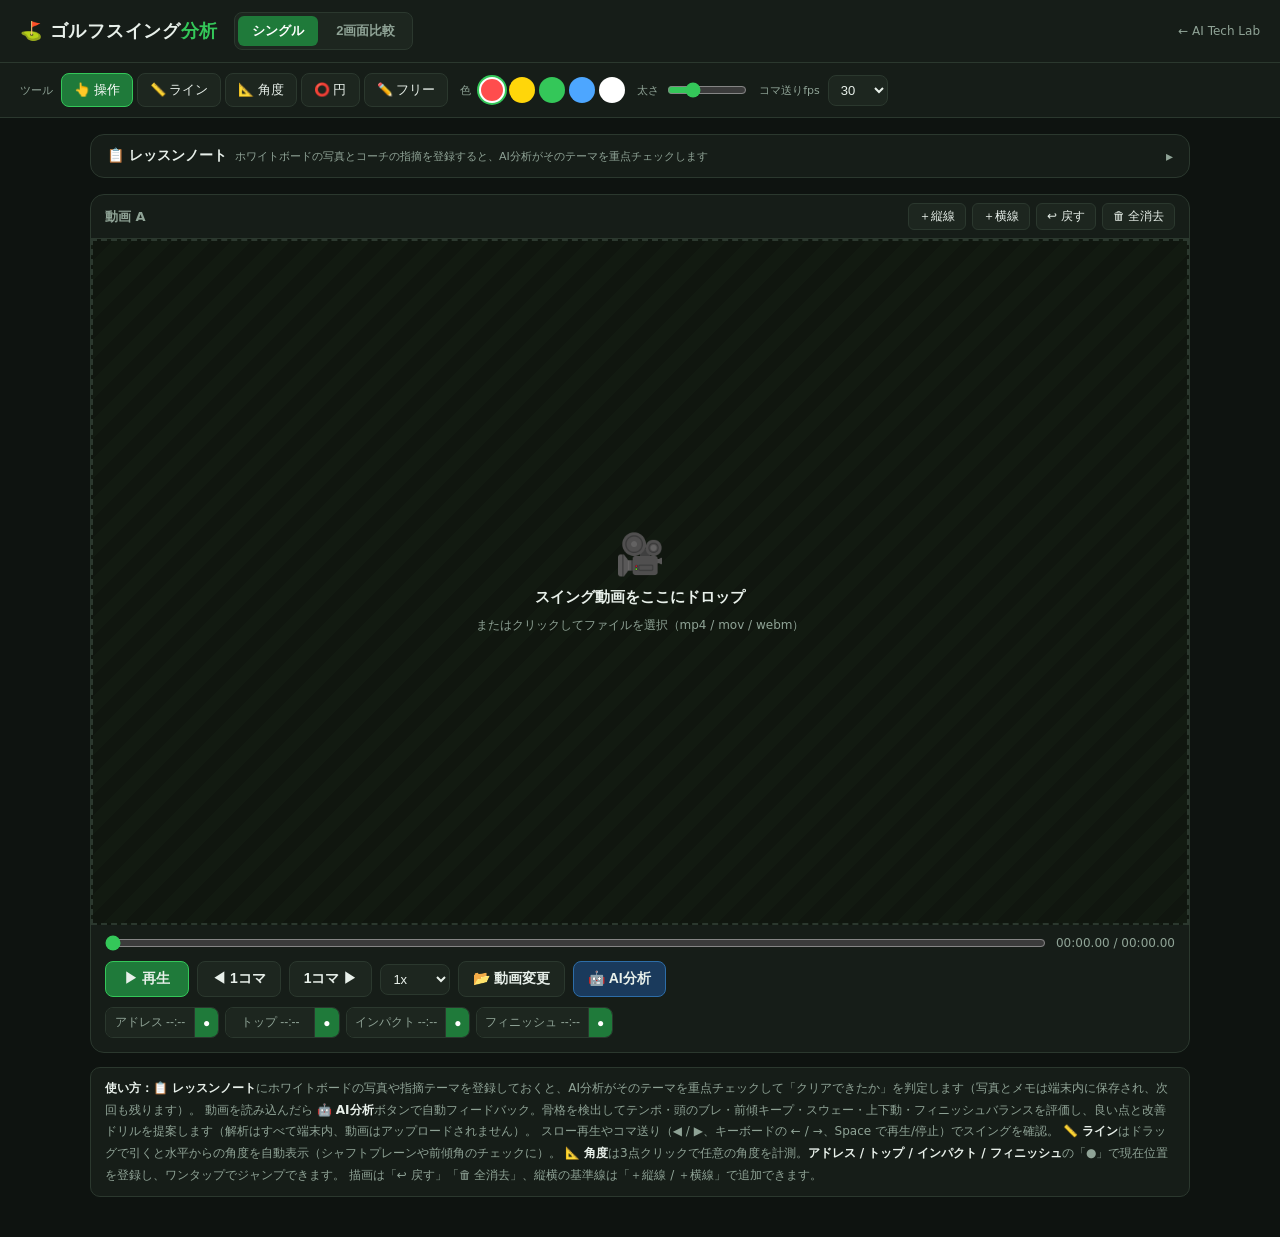
<file: golf-swing-analyzer.html>
<!DOCTYPE html>
<html lang="ja">
<head>
<meta charset="UTF-8">
<meta name="viewport" content="width=device-width, initial-scale=1.0">
<title>ゴルフスイング分析</title>
<meta name="description" content="ブラウザだけで動くゴルフスイング分析ツール。スロー再生・コマ送り・ライン/角度計測・2画面比較に対応。動画はアップロードされず端末内で処理されます。">
<meta property="og:title" content="ゴルフスイング分析ツール">
<meta property="og:description" content="スロー再生・コマ送り・角度計測・2画面比較ができるブラウザアプリ">
<meta property="og:type" content="website">
<link rel="icon" href="data:image/svg+xml,<svg xmlns='http://www.w3.org/2000/svg' viewBox='0 0 100 100'><text y='.9em' font-size='90'>⛳</text></svg>">
<meta name="theme-color" content="#0e1310">
<style>
  :root {
    --bg: #0e1310;
    --panel: #161d18;
    --panel2: #1d261f;
    --border: #2b382e;
    --text: #e8f0ea;
    --muted: #8fa396;
    --accent: #34c759;
    --accent-dim: #1f7a3a;
    --danger: #ff5c5c;
  }
  * { margin: 0; padding: 0; box-sizing: border-box; }
  body {
    background: var(--bg);
    color: var(--text);
    font-family: "Hiragino Kaku Gothic ProN", "Yu Gothic UI", "Meiryo", system-ui, sans-serif;
    min-height: 100vh;
  }
  header {
    display: flex; align-items: center; gap: 16px; flex-wrap: wrap;
    padding: 12px 20px;
    background: var(--panel);
    border-bottom: 1px solid var(--border);
  }
  header h1 { font-size: 18px; font-weight: 700; letter-spacing: .04em; }
  header h1 span { color: var(--accent); }
  .mode-switch { display: flex; gap: 4px; background: var(--panel2); border: 1px solid var(--border); border-radius: 8px; padding: 3px; }
  .mode-switch button {
    border: none; background: transparent; color: var(--muted);
    padding: 6px 14px; border-radius: 6px; cursor: pointer; font-size: 13px; font-weight: 600;
  }
  .mode-switch button.active { background: var(--accent-dim); color: #fff; }

  /* ツールバー */
  .toolbar {
    display: flex; align-items: center; gap: 12px; flex-wrap: wrap;
    padding: 10px 20px;
    background: var(--panel);
    border-bottom: 1px solid var(--border);
    position: sticky; top: 0; z-index: 20;
  }
  .tool-group { display: flex; align-items: center; gap: 4px; }
  .tool-group .label { font-size: 11px; color: var(--muted); margin-right: 4px; }
  .tool-btn {
    border: 1px solid var(--border); background: var(--panel2); color: var(--text);
    padding: 7px 12px; border-radius: 8px; cursor: pointer; font-size: 13px;
    display: flex; align-items: center; gap: 6px; white-space: nowrap;
  }
  .tool-btn:hover { border-color: var(--accent-dim); }
  .tool-btn.active { background: var(--accent-dim); border-color: var(--accent); color: #fff; }
  .color-btn {
    width: 26px; height: 26px; border-radius: 50%; cursor: pointer;
    border: 2px solid transparent; padding: 0;
  }
  .color-btn.active { border-color: #fff; box-shadow: 0 0 0 2px var(--accent); }
  select, input[type="range"] { accent-color: var(--accent); }
  select {
    background: var(--panel2); color: var(--text); border: 1px solid var(--border);
    border-radius: 8px; padding: 6px 8px; font-size: 13px; cursor: pointer;
  }
  .width-slider { width: 80px; }

  main { padding: 16px 20px 40px; }
  .players { display: grid; grid-template-columns: 1fr; gap: 16px; max-width: 1100px; margin: 0 auto; }
  .players.compare { grid-template-columns: 1fr 1fr; max-width: 1600px; }
  @media (max-width: 900px) { .players.compare { grid-template-columns: 1fr; } }

  .player {
    background: var(--panel); border: 1px solid var(--border); border-radius: 14px;
    overflow: hidden; display: none;
  }
  .player.visible { display: block; }
  .player-head {
    display: flex; align-items: center; justify-content: space-between;
    padding: 8px 14px; border-bottom: 1px solid var(--border);
  }
  .player-head .title { font-size: 13px; font-weight: 700; color: var(--muted); }
  .player-head .head-btns { display: flex; gap: 6px; }
  .mini-btn {
    border: 1px solid var(--border); background: var(--panel2); color: var(--text);
    padding: 4px 10px; border-radius: 6px; cursor: pointer; font-size: 12px;
  }
  .mini-btn:hover { border-color: var(--accent-dim); }

  .stage {
    position: relative; background: #000;
    aspect-ratio: 16 / 10; overflow: hidden;
  }
  .stage video { position: absolute; inset: 0; width: 100%; height: 100%; object-fit: contain; }
  .stage canvas { position: absolute; inset: 0; width: 100%; height: 100%; touch-action: none; cursor: crosshair; }

  .dropzone {
    position: absolute; inset: 0; z-index: 5;
    display: flex; flex-direction: column; align-items: center; justify-content: center; gap: 10px;
    background: repeating-linear-gradient(135deg, #10160f, #10160f 14px, #121a11 14px, #121a11 28px);
    border: 2px dashed var(--border); cursor: pointer; text-align: center; padding: 20px;
  }
  .dropzone.dragover { border-color: var(--accent); background: #14231a; }
  .dropzone .icon { font-size: 40px; }
  .dropzone .main-text { font-size: 15px; font-weight: 700; }
  .dropzone .sub-text { font-size: 12px; color: var(--muted); }
  .dropzone.hidden { display: none; }

  .controls { padding: 10px 14px 14px; display: flex; flex-direction: column; gap: 10px; }
  .scrub-row { display: flex; align-items: center; gap: 10px; }
  .scrub-row input[type="range"] { flex: 1; }
  .time-display { font-size: 12px; color: var(--muted); font-variant-numeric: tabular-nums; min-width: 110px; text-align: right; }
  .ctrl-row { display: flex; align-items: center; gap: 8px; flex-wrap: wrap; }
  .ctrl-btn {
    border: 1px solid var(--border); background: var(--panel2); color: var(--text);
    padding: 8px 14px; border-radius: 8px; cursor: pointer; font-size: 14px; font-weight: 600;
  }
  .ctrl-btn:hover { border-color: var(--accent-dim); }
  .ctrl-btn.play { background: var(--accent-dim); border-color: var(--accent); min-width: 84px; }
  .checkpoints { display: flex; gap: 6px; flex-wrap: wrap; }
  .chip { display: flex; border: 1px solid var(--border); border-radius: 8px; overflow: hidden; }
  .chip button { border: none; cursor: pointer; font-size: 12px; padding: 6px 8px; }
  .chip .jump { background: var(--panel2); color: var(--muted); min-width: 88px; }
  .chip .jump.set { color: var(--text); font-weight: 600; }
  .chip .mark { background: var(--accent-dim); color: #fff; border-left: 1px solid var(--border); }
  .chip .mark:hover { background: var(--accent); }

  .compare-bar {
    display: none; justify-content: center; gap: 10px; margin: 0 auto 14px; max-width: 1600px;
  }
  .compare-bar.visible { display: flex; }

  .hint {
    max-width: 1100px; margin: 14px auto 0; font-size: 12px; color: var(--muted);
    line-height: 1.8; background: var(--panel); border: 1px solid var(--border);
    border-radius: 10px; padding: 10px 14px;
  }
  .hint b { color: var(--text); }

  /* AI分析レポート */
  .report { display: none; background: var(--panel2); border: 1px solid var(--border); border-radius: 10px; padding: 12px 14px; font-size: 13px; line-height: 1.7; }
  .report.visible { display: block; }
  .report h4 { font-size: 13px; margin: 10px 0 4px; display: flex; align-items: center; gap: 6px; }
  .report h4:first-child { margin-top: 0; }
  .report h4.good { color: var(--accent); }
  .report h4.bad { color: #ffb020; }
  .report ul { margin: 0 0 4px 20px; padding: 0; }
  .report li { margin: 3px 0; }
  .report li b { color: var(--text); }
  .report .phases { display: flex; gap: 8px; flex-wrap: wrap; font-size: 12px; color: var(--muted); }
  .report .phases span { background: var(--panel); border: 1px solid var(--border); border-radius: 6px; padding: 2px 8px; }
  .report .disclaimer { color: var(--muted); font-size: 11px; margin-top: 10px; border-top: 1px dashed var(--border); padding-top: 8px; }
  .report .error-msg { color: var(--danger); }
  .pose-toggle { display: none; align-items: center; gap: 5px; font-size: 12px; color: var(--muted); cursor: pointer; user-select: none; }
  .pose-toggle.visible { display: flex; }
  .ctrl-btn.analyze { background: #1a3a5c; border-color: #2d6da8; }
  .ctrl-btn.analyze:disabled { opacity: .7; cursor: wait; }

  .back-link { font-size: 12px; color: var(--muted); text-decoration: none; margin-left: auto; }
  .back-link:hover { color: var(--accent); }

  /* レッスンノート（ホワイトボード） */
  .lesson-panel {
    max-width: 1100px; margin: 0 auto 16px;
    background: var(--panel); border: 1px solid var(--border); border-radius: 14px;
  }
  .players.compare ~ * .lesson-panel { max-width: 1600px; }
  .lesson-panel summary {
    padding: 12px 16px; cursor: pointer; font-size: 14px; font-weight: 700;
    display: flex; align-items: center; gap: 8px; list-style: none; user-select: none;
  }
  .lesson-panel summary::-webkit-details-marker { display: none; }
  .lesson-panel summary .lesson-sub { font-size: 11px; font-weight: 400; color: var(--muted); }
  .lesson-panel summary::after { content: '▸'; margin-left: auto; color: var(--muted); transition: transform .15s; }
  .lesson-panel[open] summary::after { transform: rotate(90deg); }
  .lesson-body { padding: 0 16px 16px; display: flex; flex-direction: column; gap: 12px; }
  .lesson-photos { display: flex; gap: 10px; flex-wrap: wrap; }
  .lesson-thumb {
    position: relative; width: 130px; height: 96px; border-radius: 10px; overflow: hidden;
    border: 1px solid var(--border); cursor: zoom-in; background: #000;
  }
  .lesson-thumb img { width: 100%; height: 100%; object-fit: cover; display: block; }
  .lesson-thumb .del {
    position: absolute; top: 4px; right: 4px; width: 22px; height: 22px;
    border: none; border-radius: 50%; background: rgba(0,0,0,.7); color: #fff;
    cursor: pointer; font-size: 12px; line-height: 1;
  }
  .lesson-add {
    width: 130px; height: 96px; border: 2px dashed var(--border); border-radius: 10px;
    background: var(--panel2); color: var(--muted); cursor: pointer;
    display: flex; flex-direction: column; align-items: center; justify-content: center; gap: 4px;
    font-size: 12px;
  }
  .lesson-add:hover { border-color: var(--accent-dim); color: var(--text); }
  .lesson-add .plus { font-size: 22px; }
  .lesson-themes { display: flex; gap: 8px; flex-wrap: wrap; }
  .theme-chip {
    display: flex; align-items: center; gap: 6px; font-size: 12px; cursor: pointer;
    border: 1px solid var(--border); border-radius: 20px; padding: 6px 12px;
    background: var(--panel2); color: var(--muted); user-select: none;
  }
  .theme-chip input { display: none; }
  .theme-chip.checked { background: #4a3a12; border-color: #b8860b; color: #ffd60a; }
  .lesson-memo {
    width: 100%; min-height: 60px; resize: vertical;
    background: var(--panel2); color: var(--text); border: 1px solid var(--border);
    border-radius: 10px; padding: 10px 12px; font-size: 13px; font-family: inherit; line-height: 1.6;
  }
  .lesson-memo::placeholder { color: var(--muted); }
  .lesson-note-label { font-size: 11px; color: var(--muted); }
  .lesson-badge {
    display: inline-block; font-size: 10px; font-weight: 700;
    background: #4a3a12; color: #ffd60a; border: 1px solid #b8860b;
    border-radius: 10px; padding: 1px 8px; margin-left: 6px; vertical-align: middle;
  }
  .report .lesson-check li { margin: 3px 0; }

  /* 写真の拡大表示 */
  .lightbox {
    display: none; position: fixed; inset: 0; z-index: 100;
    background: rgba(0,0,0,.9); align-items: center; justify-content: center; cursor: zoom-out;
  }
  .lightbox.visible { display: flex; }
  .lightbox img { max-width: 96vw; max-height: 92vh; object-fit: contain; border-radius: 6px; }
  .lightbox .close-hint { position: absolute; top: 12px; right: 18px; color: #fff; font-size: 13px; opacity: .7; }

  @media (max-width: 640px) {
    header { padding: 10px 12px; gap: 10px; }
    header h1 { font-size: 16px; }
    .toolbar { padding: 8px 10px; gap: 8px; }
    .tool-btn { padding: 6px 9px; font-size: 12px; }
    .tool-group .label { display: none; }
    .width-slider { width: 60px; }
    main { padding: 10px 8px 30px; }
    .controls { padding: 8px 10px 12px; }
    .ctrl-btn { padding: 8px 10px; font-size: 13px; }
    .ctrl-btn.play { min-width: 72px; }
    .scrub-row { flex-wrap: wrap; }
    .time-display { min-width: auto; }
    .chip .jump { min-width: 76px; font-size: 11px; }
    .hint { font-size: 11px; }
  }
</style>
</head>
<body>

<header>
  <h1>⛳ ゴルフスイング<span>分析</span></h1>
  <div class="mode-switch">
    <button id="modeSingle" class="active">シングル</button>
    <button id="modeCompare">2画面比較</button>
  </div>
  <a class="back-link" href="./index.html">← AI Tech Lab</a>
</header>

<div class="toolbar">
  <div class="tool-group">
    <span class="label">ツール</span>
    <button class="tool-btn active" data-tool="none">👆 操作</button>
    <button class="tool-btn" data-tool="line">📏 ライン</button>
    <button class="tool-btn" data-tool="angle">📐 角度</button>
    <button class="tool-btn" data-tool="circle">⭕ 円</button>
    <button class="tool-btn" data-tool="free">✏️ フリー</button>
  </div>
  <div class="tool-group">
    <span class="label">色</span>
    <button class="color-btn active" data-color="#ff4d4d" style="background:#ff4d4d"></button>
    <button class="color-btn" data-color="#ffd60a" style="background:#ffd60a"></button>
    <button class="color-btn" data-color="#34c759" style="background:#34c759"></button>
    <button class="color-btn" data-color="#4da6ff" style="background:#4da6ff"></button>
    <button class="color-btn" data-color="#ffffff" style="background:#ffffff"></button>
  </div>
  <div class="tool-group">
    <span class="label">太さ</span>
    <input type="range" class="width-slider" id="lineWidth" min="1" max="8" value="3">
  </div>
  <div class="tool-group">
    <span class="label">コマ送りfps</span>
    <select id="fpsSelect">
      <option value="24">24</option>
      <option value="30" selected>30</option>
      <option value="60">60</option>
      <option value="120">120</option>
    </select>
  </div>
</div>

<main>
  <details class="lesson-panel" id="lessonPanel">
    <summary>📋 レッスンノート<span class="lesson-sub">ホワイトボードの写真とコーチの指摘を登録すると、AI分析がそのテーマを重点チェックします</span></summary>
    <div class="lesson-body">
      <div>
        <div class="lesson-note-label">ホワイトボード・メモの写真（タップで拡大）</div>
        <div class="lesson-photos" id="lessonPhotos">
          <button class="lesson-add" id="lessonAdd"><span class="plus">＋</span>写真を追加</button>
        </div>
        <input type="file" id="lessonFile" accept="image/*" multiple hidden>
      </div>
      <div>
        <div class="lesson-note-label">レッスンで指摘されたテーマ（選ぶとAI分析レポートに「レッスン指摘」として反映）</div>
        <div class="lesson-themes" id="lessonThemes"></div>
      </div>
      <textarea class="lesson-memo" id="lessonMemo" placeholder="コーチのアドバイスをメモ（例：切り返しを急がない。トップで間を作る。左の壁を意識）"></textarea>
    </div>
  </details>

  <div class="compare-bar" id="compareBar">
    <button class="ctrl-btn play" id="syncPlay">▶ 同時再生</button>
    <button class="ctrl-btn" id="syncPause">⏸ 同時停止</button>
  </div>
  <div class="players" id="players"></div>

  <div class="lightbox" id="lightbox"><span class="close-hint">タップで閉じる ✕</span><img alt="レッスンノート写真"></div>

  <div class="hint">
    <b>使い方：</b><b>📋 レッスンノート</b>にホワイトボードの写真や指摘テーマを登録しておくと、AI分析がそのテーマを重点チェックして「クリアできたか」を判定します（写真とメモは端末内に保存され、次回も残ります）。
    動画を読み込んだら <b>🤖 AI分析</b>ボタンで自動フィードバック。骨格を検出してテンポ・頭のブレ・前傾キープ・スウェー・上下動・フィニッシュバランスを評価し、良い点と改善ドリルを提案します（解析はすべて端末内、動画はアップロードされません）。
    スロー再生やコマ送り（◀ / ▶、キーボードの ← / →、Space で再生/停止）でスイングを確認。
    <b>📏 ライン</b>はドラッグで引くと水平からの角度を自動表示（シャフトプレーンや前傾角のチェックに）。
    <b>📐 角度</b>は3点クリックで任意の角度を計測。<b>アドレス / トップ / インパクト / フィニッシュ</b>の「●」で現在位置を登録し、ワンタップでジャンプできます。
    描画は「↩ 戻す」「🗑 全消去」、縦横の基準線は「＋縦線 / ＋横線」で追加できます。
  </div>
</main>

<script>
(() => {
  'use strict';

  // ---- グローバル状態（ツールバー） ----
  const state = {
    tool: 'none',
    color: '#ff4d4d',
    lineWidth: 3,
    fps: 30,
  };

  document.querySelectorAll('.tool-btn').forEach(btn => {
    btn.addEventListener('click', () => {
      document.querySelectorAll('.tool-btn').forEach(b => b.classList.remove('active'));
      btn.classList.add('active');
      state.tool = btn.dataset.tool;
      players.forEach(p => p.setCursor());
    });
  });
  document.querySelectorAll('.color-btn').forEach(btn => {
    btn.addEventListener('click', () => {
      document.querySelectorAll('.color-btn').forEach(b => b.classList.remove('active'));
      btn.classList.add('active');
      state.color = btn.dataset.color;
    });
  });
  document.getElementById('lineWidth').addEventListener('input', e => {
    state.lineWidth = Number(e.target.value);
  });
  document.getElementById('fpsSelect').addEventListener('change', e => {
    state.fps = Number(e.target.value);
  });

  // ---- ユーティリティ ----
  function fmtTime(t) {
    if (!isFinite(t)) t = 0;
    const m = Math.floor(t / 60);
    const s = Math.floor(t % 60);
    const cs = Math.floor((t % 1) * 100);
    return `${String(m).padStart(2,'0')}:${String(s).padStart(2,'0')}.${String(cs).padStart(2,'0')}`;
  }

  const CHECKPOINTS = ['アドレス', 'トップ', 'インパクト', 'フィニッシュ'];

  // ---- レッスンノート（ホワイトボード写真＋指摘テーマ） ----
  const LESSON_THEMES = [
    { key: 'tempo',  label: 'テンポ・切り返し' },
    { key: 'head',   label: '頭・軸のブレ' },
    { key: 'spine',  label: '前傾キープ・起き上がり' },
    { key: 'sway',   label: '腰のスウェー' },
    { key: 'lift',   label: '伸び上がり・上下動' },
    { key: 'finish', label: 'フィニッシュバランス' },
  ];
  const lesson = { photos: [], themes: [], memo: '' };

  function saveLesson() {
    try {
      localStorage.setItem('golfLessonNotes', JSON.stringify(lesson));
    } catch (e) {
      // 容量オーバー時は写真なしで保存を試みる
      try {
        localStorage.setItem('golfLessonNotes', JSON.stringify({ ...lesson, photos: [] }));
      } catch (e2) { /* 保存不可でもアプリは動作継続 */ }
    }
  }
  function loadLesson() {
    try {
      const v = JSON.parse(localStorage.getItem('golfLessonNotes'));
      if (v) {
        lesson.photos = Array.isArray(v.photos) ? v.photos : [];
        lesson.themes = Array.isArray(v.themes) ? v.themes : [];
        lesson.memo = typeof v.memo === 'string' ? v.memo : '';
      }
    } catch (e) { /* 破損データは無視 */ }
  }

  // 写真を縮小してdataURL化（localStorageに収まるサイズに）
  function compressImage(file) {
    return new Promise((resolve, reject) => {
      const img = new Image();
      img.onload = () => {
        const maxSide = 1280;
        const scale = Math.min(1, maxSide / Math.max(img.width, img.height));
        const c = document.createElement('canvas');
        c.width = Math.round(img.width * scale);
        c.height = Math.round(img.height * scale);
        c.getContext('2d').drawImage(img, 0, 0, c.width, c.height);
        URL.revokeObjectURL(img.src);
        resolve(c.toDataURL('image/jpeg', 0.8));
      };
      img.onerror = reject;
      img.src = URL.createObjectURL(file);
    });
  }

  const lessonPhotosEl = document.getElementById('lessonPhotos');
  const lessonAddBtn = document.getElementById('lessonAdd');
  const lessonFileInput = document.getElementById('lessonFile');
  const lessonThemesEl = document.getElementById('lessonThemes');
  const lessonMemoEl = document.getElementById('lessonMemo');
  const lightbox = document.getElementById('lightbox');

  function renderLessonPhotos() {
    lessonPhotosEl.querySelectorAll('.lesson-thumb').forEach(el => el.remove());
    lesson.photos.forEach((src, idx) => {
      const thumb = document.createElement('div');
      thumb.className = 'lesson-thumb';
      const img = document.createElement('img');
      img.src = src;
      img.alt = `レッスン写真${idx + 1}`;
      thumb.appendChild(img);
      const del = document.createElement('button');
      del.className = 'del';
      del.textContent = '✕';
      del.title = '削除';
      del.addEventListener('click', e => {
        e.stopPropagation();
        if (!confirm('この写真を削除しますか？')) return;
        lesson.photos.splice(idx, 1);
        saveLesson();
        renderLessonPhotos();
      });
      thumb.appendChild(del);
      thumb.addEventListener('click', () => {
        lightbox.querySelector('img').src = src;
        lightbox.classList.add('visible');
      });
      lessonPhotosEl.insertBefore(thumb, lessonAddBtn);
    });
  }

  function renderLessonThemes() {
    lessonThemesEl.innerHTML = '';
    for (const th of LESSON_THEMES) {
      const label = document.createElement('label');
      label.className = 'theme-chip' + (lesson.themes.includes(th.key) ? ' checked' : '');
      const cb = document.createElement('input');
      cb.type = 'checkbox';
      cb.checked = lesson.themes.includes(th.key);
      cb.addEventListener('change', () => {
        if (cb.checked) { if (!lesson.themes.includes(th.key)) lesson.themes.push(th.key); }
        else lesson.themes = lesson.themes.filter(k => k !== th.key);
        label.classList.toggle('checked', cb.checked);
        saveLesson();
      });
      label.append(cb, th.label);
      lessonThemesEl.appendChild(label);
    }
  }

  lessonAddBtn.addEventListener('click', () => lessonFileInput.click());
  lessonFileInput.addEventListener('change', async () => {
    for (const f of lessonFileInput.files) {
      if (!f.type.startsWith('image/')) continue;
      try {
        lesson.photos.push(await compressImage(f));
      } catch (e) { console.error('画像の読み込みに失敗', e); }
    }
    lessonFileInput.value = '';
    saveLesson();
    renderLessonPhotos();
  });
  lessonMemoEl.addEventListener('input', () => {
    lesson.memo = lessonMemoEl.value;
    saveLesson();
  });
  lightbox.addEventListener('click', () => lightbox.classList.remove('visible'));

  loadLesson();
  renderLessonPhotos();
  renderLessonThemes();
  lessonMemoEl.value = lesson.memo;
  if (lesson.photos.length || lesson.themes.length || lesson.memo) {
    document.getElementById('lessonPanel').open = true;
  }

  // ---- プレイヤー ----
  class Player {
    constructor(root, title) {
      this.shapes = [];
      this.draft = null;        // ドラッグ中の図形
      this.anglePts = [];       // 角度ツールのクリック点
      this.checkpoints = {};    // name -> time
      this.buildDOM(root, title);
      this.bindVideo();
      this.bindCanvas();
      this.bindControls();
      this.resizeObserver = new ResizeObserver(() => this.resizeCanvas());
      this.resizeObserver.observe(this.stage);
    }

    buildDOM(root, title) {
      root.classList.add('player');
      root.innerHTML = `
        <div class="player-head">
          <span class="title">${title}</span>
          <div class="head-btns">
            <button class="mini-btn" data-act="vguide">＋縦線</button>
            <button class="mini-btn" data-act="hguide">＋横線</button>
            <button class="mini-btn" data-act="undo">↩ 戻す</button>
            <button class="mini-btn" data-act="clear">🗑 全消去</button>
          </div>
        </div>
        <div class="stage">
          <video playsinline muted preload="metadata"></video>
          <canvas></canvas>
          <div class="dropzone">
            <div class="icon">🎥</div>
            <div class="main-text">スイング動画をここにドロップ</div>
            <div class="sub-text">またはクリックしてファイルを選択（mp4 / mov / webm）</div>
            <input type="file" accept="video/*" hidden>
          </div>
        </div>
        <div class="controls">
          <div class="scrub-row">
            <input type="range" class="scrub" min="0" max="1000" value="0" step="1">
            <span class="time-display">00:00.00 / 00:00.00</span>
          </div>
          <div class="ctrl-row">
            <button class="ctrl-btn play" data-act="play">▶ 再生</button>
            <button class="ctrl-btn" data-act="back">◀ 1コマ</button>
            <button class="ctrl-btn" data-act="fwd">1コマ ▶</button>
            <select class="speed">
              <option value="0.1">0.1x</option>
              <option value="0.25">0.25x</option>
              <option value="0.5">0.5x</option>
              <option value="0.75">0.75x</option>
              <option value="1" selected>1x</option>
            </select>
            <button class="ctrl-btn" data-act="change">📂 動画変更</button>
            <button class="ctrl-btn analyze" data-act="analyze">🤖 AI分析</button>
            <label class="pose-toggle"><input type="checkbox" class="pose-chk">骨格表示</label>
          </div>
          <div class="checkpoints"></div>
          <div class="report"></div>
        </div>`;

      this.root = root;
      this.stage = root.querySelector('.stage');
      this.video = root.querySelector('video');
      this.canvas = root.querySelector('canvas');
      this.ctx = this.canvas.getContext('2d');
      this.dropzone = root.querySelector('.dropzone');
      this.fileInput = root.querySelector('input[type=file]');
      this.scrub = root.querySelector('.scrub');
      this.timeDisplay = root.querySelector('.time-display');
      this.playBtn = root.querySelector('[data-act=play]');
      this.speedSelect = root.querySelector('.speed');
      this.analyzeBtn = root.querySelector('[data-act=analyze]');
      this.reportPanel = root.querySelector('.report');
      this.poseToggle = root.querySelector('.pose-toggle');
      this.poseChk = root.querySelector('.pose-chk');
      this.poseChk.addEventListener('change', () => {
        this.showPose = this.poseChk.checked;
        this.redraw();
      });

      // チェックポイントUI
      const cpWrap = root.querySelector('.checkpoints');
      this.cpButtons = {};
      CHECKPOINTS.forEach(name => {
        const chip = document.createElement('div');
        chip.className = 'chip';
        const jump = document.createElement('button');
        jump.className = 'jump';
        jump.textContent = `${name} --:--`;
        jump.addEventListener('click', () => {
          if (name in this.checkpoints) this.seek(this.checkpoints[name]);
        });
        const mark = document.createElement('button');
        mark.className = 'mark';
        mark.textContent = '●';
        mark.title = '現在位置を登録';
        mark.addEventListener('click', () => {
          this.checkpoints[name] = this.video.currentTime;
          jump.textContent = `${name} ${fmtTime(this.video.currentTime).slice(0, 8)}`;
          jump.classList.add('set');
        });
        chip.append(jump, mark);
        cpWrap.appendChild(chip);
        this.cpButtons[name] = jump;
      });
    }

    // ---- 動画の読み込み ----
    bindVideo() {
      this.dropzone.addEventListener('click', () => this.fileInput.click());
      this.fileInput.addEventListener('change', () => {
        if (this.fileInput.files[0]) this.loadFile(this.fileInput.files[0]);
      });
      ['dragover', 'dragleave', 'drop'].forEach(ev => {
        this.stage.addEventListener(ev, e => {
          e.preventDefault();
          this.dropzone.classList.toggle('dragover', ev === 'dragover');
          if (ev === 'drop') {
            const f = e.dataTransfer.files[0];
            if (f && f.type.startsWith('video/')) this.loadFile(f);
          }
        });
      });

      this.video.addEventListener('loadedmetadata', () => {
        this.dropzone.classList.add('hidden');
        // 動画のアスペクト比にステージを合わせる
        if (this.video.videoWidth && this.video.videoHeight) {
          this.stage.style.aspectRatio = `${this.video.videoWidth} / ${this.video.videoHeight}`;
        }
        this.updateTime();
        this.resizeCanvas();
      });
      this.video.addEventListener('play', () => {
        this.playBtn.textContent = '⏸ 停止';
        this.rafLoop();
      });
      this.video.addEventListener('pause', () => {
        this.playBtn.textContent = '▶ 再生';
        this.updateTime();
      });
      this.video.addEventListener('timeupdate', () => {
        this.updateTime();
        if (this.showPose) this.redraw();
      });
      this.video.addEventListener('seeked', () => { if (this.showPose) this.redraw(); });
      this.video.addEventListener('ended', () => { this.playBtn.textContent = '▶ 再生'; });
    }

    loadFile(file) {
      if (this.objectURL) URL.revokeObjectURL(this.objectURL);
      this.objectURL = URL.createObjectURL(file);
      this.loadURL(this.objectURL);
    }

    loadURL(url) {
      this.video.src = url;
      this.video.load();
      this.shapes = [];
      this.anglePts = [];
      this.checkpoints = {};
      this.poseFrames = null;
      this.showPose = false;
      this.poseChk.checked = false;
      this.poseToggle.classList.remove('visible');
      this.reportPanel.classList.remove('visible');
      this.reportPanel.innerHTML = '';
      CHECKPOINTS.forEach(name => {
        this.cpButtons[name].textContent = `${name} --:--`;
        this.cpButtons[name].classList.remove('set');
      });
      this.redraw();
    }

    hasVideo() { return !!this.video.src && this.video.readyState >= 1; }

    // ---- 再生コントロール ----
    bindControls() {
      this.root.querySelectorAll('[data-act]').forEach(btn => {
        btn.addEventListener('click', () => this.action(btn.dataset.act));
      });
      this.speedSelect.addEventListener('change', () => {
        this.video.playbackRate = Number(this.speedSelect.value);
      });
      this.scrub.addEventListener('input', () => {
        if (!this.hasVideo()) return;
        this.video.currentTime = (this.scrub.value / 1000) * this.video.duration;
      });
      // クリックでアクティブプレイヤーに（キーボード操作の対象）
      this.root.addEventListener('pointerdown', () => { activePlayer = this; });
    }

    action(act) {
      switch (act) {
        case 'analyze': this.analyze(); break;
        case 'play': this.togglePlay(); break;
        case 'back': this.step(-1); break;
        case 'fwd': this.step(1); break;
        case 'change': this.fileInput.click(); break;
        case 'undo':
          this.shapes.pop();
          this.anglePts = [];
          this.redraw();
          break;
        case 'clear':
          this.shapes = [];
          this.anglePts = [];
          this.redraw();
          break;
        case 'vguide':
          this.shapes.push({ type: 'line', color: state.color, width: state.lineWidth,
            p1: { x: 0.5, y: 0.03 }, p2: { x: 0.5, y: 0.97 }, guide: true });
          this.redraw();
          break;
        case 'hguide':
          this.shapes.push({ type: 'line', color: state.color, width: state.lineWidth,
            p1: { x: 0.03, y: 0.5 }, p2: { x: 0.97, y: 0.5 }, guide: true });
          this.redraw();
          break;
      }
    }

    togglePlay() {
      if (!this.hasVideo()) return;
      if (this.video.paused) {
        this.video.playbackRate = Number(this.speedSelect.value);
        this.video.play();
      } else {
        this.video.pause();
      }
    }

    step(dir) {
      if (!this.hasVideo()) return;
      this.video.pause();
      const t = this.video.currentTime + dir / state.fps;
      this.seek(t);
    }

    seek(t) {
      if (!this.hasVideo()) return;
      this.video.currentTime = Math.max(0, Math.min(this.video.duration || 0, t));
      this.updateTime();
    }

    updateTime() {
      const cur = this.video.currentTime || 0;
      const dur = this.video.duration || 0;
      this.timeDisplay.textContent = `${fmtTime(cur)} / ${fmtTime(dur)}`;
      if (dur > 0 && document.activeElement !== this.scrub) {
        this.scrub.value = Math.round((cur / dur) * 1000);
      }
    }

    rafLoop() {
      if (this.video.paused || this.video.ended) return;
      this.updateTime();
      if (this.showPose) this.redraw();
      requestAnimationFrame(() => this.rafLoop());
    }

    // ---- 描画（キャンバス） ----
    bindCanvas() {
      const cv = this.canvas;
      cv.addEventListener('pointerdown', e => this.onPointerDown(e));
      cv.addEventListener('pointermove', e => this.onPointerMove(e));
      cv.addEventListener('pointerup', e => this.onPointerUp(e));
      cv.addEventListener('pointercancel', () => { this.draft = null; this.redraw(); });
    }

    setCursor() {
      this.canvas.style.cursor = state.tool === 'none' ? 'default' : 'crosshair';
    }

    normPoint(e) {
      const r = this.canvas.getBoundingClientRect();
      return {
        x: Math.min(1, Math.max(0, (e.clientX - r.left) / r.width)),
        y: Math.min(1, Math.max(0, (e.clientY - r.top) / r.height)),
      };
    }

    onPointerDown(e) {
      if (state.tool === 'none') return;
      e.preventDefault();
      this.canvas.setPointerCapture(e.pointerId);
      const p = this.normPoint(e);

      if (state.tool === 'angle') {
        this.anglePts.push(p);
        if (this.anglePts.length === 3) {
          this.shapes.push({ type: 'angle', color: state.color, width: state.lineWidth, pts: this.anglePts });
          this.anglePts = [];
        }
        this.redraw();
        return;
      }
      if (state.tool === 'line') {
        this.draft = { type: 'line', color: state.color, width: state.lineWidth, p1: p, p2: p };
      } else if (state.tool === 'circle') {
        this.draft = { type: 'circle', color: state.color, width: state.lineWidth, c: p, r: 0 };
      } else if (state.tool === 'free') {
        this.draft = { type: 'free', color: state.color, width: state.lineWidth, pts: [p] };
      }
      this.redraw();
    }

    onPointerMove(e) {
      if (!this.draft) return;
      const p = this.normPoint(e);
      if (this.draft.type === 'line') this.draft.p2 = p;
      else if (this.draft.type === 'circle') {
        const dx = (p.x - this.draft.c.x) * this.canvas.clientWidth;
        const dy = (p.y - this.draft.c.y) * this.canvas.clientHeight;
        this.draft.r = Math.hypot(dx, dy) / this.canvas.clientWidth; // 幅基準で正規化
      } else if (this.draft.type === 'free') this.draft.pts.push(p);
      this.redraw();
    }

    onPointerUp() {
      if (!this.draft) return;
      const d = this.draft;
      this.draft = null;
      const w = this.canvas.clientWidth, h = this.canvas.clientHeight;
      // 小さすぎる図形は破棄
      if (d.type === 'line' && Math.hypot((d.p2.x - d.p1.x) * w, (d.p2.y - d.p1.y) * h) < 8) { this.redraw(); return; }
      if (d.type === 'circle' && d.r * w < 5) { this.redraw(); return; }
      if (d.type === 'free' && d.pts.length < 3) { this.redraw(); return; }
      this.shapes.push(d);
      this.redraw();
    }

    resizeCanvas() {
      const dpr = window.devicePixelRatio || 1;
      const w = this.stage.clientWidth, h = this.stage.clientHeight;
      this.canvas.width = Math.round(w * dpr);
      this.canvas.height = Math.round(h * dpr);
      this.ctx.setTransform(dpr, 0, 0, dpr, 0, 0);
      this.redraw();
    }

    px(p) {
      return { x: p.x * this.canvas.clientWidth, y: p.y * this.canvas.clientHeight };
    }

    redraw() {
      const ctx = this.ctx;
      const w = this.canvas.clientWidth, h = this.canvas.clientHeight;
      ctx.clearRect(0, 0, w, h);
      const all = this.draft ? [...this.shapes, this.draft] : this.shapes;
      for (const s of all) this.drawShape(s);
      // 角度ツールの途中クリック点
      for (const p of this.anglePts) this.drawDot(this.px(p), state.color);
      if (this.showPose) this.drawPose();
    }

    drawPose() {
      if (!this.poseFrames) return;
      const t = this.video.currentTime;
      let best = null, bestD = 0.2; // 0.2秒以内の最も近い解析フレーム
      for (const f of this.poseFrames) {
        if (!f.lm) continue;
        const d = Math.abs(f.t - t);
        if (d < bestD) { bestD = d; best = f; }
      }
      if (!best) return;
      const ctx = this.ctx;
      const w = this.canvas.clientWidth, h = this.canvas.clientHeight;
      const P = i => ({ x: best.lm[i].x * w, y: best.lm[i].y * h });
      const CONN = [[11,12],[11,13],[13,15],[12,14],[14,16],[11,23],[12,24],[23,24],[23,25],[25,27],[24,26],[26,28]];
      ctx.save();
      ctx.strokeStyle = 'rgba(0,229,255,0.85)';
      ctx.fillStyle = 'rgba(0,229,255,0.9)';
      ctx.lineWidth = 3;
      ctx.lineCap = 'round';
      for (const [a, b] of CONN) {
        const pa = P(a), pb = P(b);
        ctx.beginPath(); ctx.moveTo(pa.x, pa.y); ctx.lineTo(pb.x, pb.y); ctx.stroke();
      }
      for (const i of [0,11,12,13,14,15,16,23,24,25,26,27,28]) {
        const p = P(i);
        ctx.beginPath(); ctx.arc(p.x, p.y, 4, 0, Math.PI * 2); ctx.fill();
      }
      ctx.restore();
    }

    drawShape(s) {
      const ctx = this.ctx;
      ctx.strokeStyle = s.color;
      ctx.fillStyle = s.color;
      ctx.lineWidth = s.width;
      ctx.lineCap = 'round';
      ctx.lineJoin = 'round';

      if (s.type === 'line') {
        const a = this.px(s.p1), b = this.px(s.p2);
        ctx.beginPath(); ctx.moveTo(a.x, a.y); ctx.lineTo(b.x, b.y); ctx.stroke();
        this.drawDot(a, s.color); this.drawDot(b, s.color);
        if (!s.guide) {
          let deg = Math.atan2(-(b.y - a.y), b.x - a.x) * 180 / Math.PI;
          if (deg < 0) deg += 180;
          if (deg > 180) deg -= 180;
          this.drawLabel(`${deg.toFixed(1)}°`, (a.x + b.x) / 2 + 10, (a.y + b.y) / 2 - 10, s.color);
        }
      } else if (s.type === 'circle') {
        const c = this.px(s.c);
        const r = s.r * this.canvas.clientWidth;
        ctx.beginPath(); ctx.arc(c.x, c.y, r, 0, Math.PI * 2); ctx.stroke();
      } else if (s.type === 'free') {
        ctx.beginPath();
        s.pts.forEach((p, i) => {
          const q = this.px(p);
          i === 0 ? ctx.moveTo(q.x, q.y) : ctx.lineTo(q.x, q.y);
        });
        ctx.stroke();
      } else if (s.type === 'angle') {
        const [p1, v, p3] = s.pts.map(p => this.px(p));
        ctx.beginPath();
        ctx.moveTo(p1.x, p1.y); ctx.lineTo(v.x, v.y); ctx.lineTo(p3.x, p3.y);
        ctx.stroke();
        this.drawDot(p1, s.color); this.drawDot(v, s.color); this.drawDot(p3, s.color);
        // 角度計算
        const a1 = Math.atan2(p1.y - v.y, p1.x - v.x);
        const a2 = Math.atan2(p3.y - v.y, p3.x - v.x);
        let diff = Math.abs(a1 - a2);
        if (diff > Math.PI) diff = 2 * Math.PI - diff;
        const deg = diff * 180 / Math.PI;
        // 円弧
        const r = 24;
        let start = a1, end = a2;
        let sweep = end - start;
        if (sweep > Math.PI) { start = a2; end = a1; sweep = end - start; }
        else if (sweep < -Math.PI) { sweep += 2 * Math.PI; end = start + sweep; }
        else if (sweep < 0) { [start, end] = [end, start]; }
        ctx.beginPath(); ctx.arc(v.x, v.y, r, start, end); ctx.stroke();
        this.drawLabel(`${deg.toFixed(1)}°`, v.x + 14, v.y - 14, s.color);
      }
    }

    drawDot(p, color) {
      const ctx = this.ctx;
      ctx.save();
      ctx.fillStyle = color;
      ctx.beginPath(); ctx.arc(p.x, p.y, 4, 0, Math.PI * 2); ctx.fill();
      ctx.restore();
    }

    // ---- AI分析 ----
    async analyze() {
      if (!this.hasVideo()) { alert('先に動画を読み込んでください'); return; }
      if (this.analyzing) return;
      this.analyzing = true;
      const btn = this.analyzeBtn;
      btn.disabled = true;
      this.video.pause();
      const origTime = this.video.currentTime;
      const setProgress = msg => { btn.textContent = msg; };
      try {
        setProgress('⏳ AIモデル読込中…');
        const landmarker = await getLandmarker();
        const v = this.video;
        const dur = v.duration;
        const n = Math.min(180, Math.max(40, Math.round(dur * 20)));
        const dt = dur / n;
        const frames = [];
        for (let i = 0; i < n; i++) {
          const t = Math.min(dur - 0.01, i * dt);
          v.currentTime = t;
          await new Promise(res => v.addEventListener('seeked', res, { once: true }));
          poseTs += 33;
          const result = landmarker.detectForVideo(v, poseTs);
          frames.push({ t, lm: result.landmarks && result.landmarks[0] ? result.landmarks[0] : null });
          if (i % 5 === 0) setProgress(`🔎 解析中… ${Math.round((i / n) * 100)}%`);
        }
        setProgress('📝 評価中…');
        const report = computeSwingReport(frames, v.videoWidth, v.videoHeight);
        this.poseFrames = frames;
        this.renderReport(report);
        if (!report.error) {
          // 検出したスイング区間をチェックポイントに自動登録
          const map = { 'アドレス': report.phases.address, 'トップ': report.phases.top,
                        'インパクト': report.phases.impact, 'フィニッシュ': report.phases.finish };
          for (const [name, t] of Object.entries(map)) {
            if (t == null) continue;
            this.checkpoints[name] = t;
            this.cpButtons[name].textContent = `${name} ${fmtTime(t).slice(0, 8)}`;
            this.cpButtons[name].classList.add('set');
          }
          this.poseToggle.classList.add('visible');
          this.showPose = true;
          this.poseChk.checked = true;
          this.seek(report.phases.impact ?? origTime);
        } else {
          this.seek(origTime);
        }
        this.redraw();
      } catch (err) {
        console.error(err);
        this.reportPanel.innerHTML = `<span class="error-msg">分析エンジンの読み込みに失敗しました。インターネット接続を確認して再試行してください（初回はAIモデルのダウンロードが必要です）。</span>`;
        this.reportPanel.classList.add('visible');
      } finally {
        this.analyzing = false;
        btn.disabled = false;
        btn.textContent = '🤖 AI分析';
      }
    }

    renderReport(report) {
      const panel = this.reportPanel;
      panel.classList.add('visible');
      if (report.error) {
        panel.innerHTML = `<span class="error-msg">${report.error}</span>`;
        return;
      }
      const ph = report.phases;
      let html = `<h4>🏌️ スイング検出結果</h4><div class="phases">`;
      const names = { address: 'アドレス', top: 'トップ', impact: 'インパクト', finish: 'フィニッシュ' };
      for (const k of ['address', 'top', 'impact', 'finish']) {
        if (ph[k] != null) html += `<span>${names[k]} ${fmtTime(ph[k]).slice(0, 8)}</span>`;
      }
      html += `</div>`;

      // レッスンで指摘されたテーマの判定サマリー
      const badge = key => lesson.themes.includes(key) ? `<span class="lesson-badge">📋 レッスン指摘</span>` : '';
      if (lesson.themes.length) {
        html += `<h4>📋 レッスンテーマのチェック結果</h4><ul class="lesson-check">`;
        for (const key of lesson.themes) {
          const th = LESSON_THEMES.find(t => t.key === key);
          if (report.good.some(o => o.key === key)) {
            html += `<li>${th.label} → <b style="color:var(--accent)">⭕ クリアできています！</b></li>`;
          } else if (report.improve.some(o => o.key === key)) {
            html += `<li>${th.label} → <b style="color:#ffb020">🔺 まだ課題あり</b>（下の改善ポイント参照）</li>`;
          } else {
            html += `<li>${th.label} → 今回の動画では評価できませんでした</li>`;
          }
        }
        html += `</ul>`;
        if (lesson.memo.trim()) {
          html += `<div style="font-size:12px;color:var(--muted);margin:2px 0 4px;">💬 コーチのメモ：「${lesson.memo.trim().replace(/</g, '&lt;').slice(0, 200)}」</div>`;
        }
      }

      // レッスン指摘のある項目を先頭に並べ替え
      const byLesson = (a, b) => lesson.themes.includes(b.key) - lesson.themes.includes(a.key);
      if (report.good.length) {
        html += `<h4 class="good">⭕ 良いところ</h4><ul>` +
          [...report.good].sort(byLesson).map(o => `<li>${o.html}${badge(o.key)}</li>`).join('') + `</ul>`;
      }
      if (report.improve.length) {
        html += `<h4 class="bad">🔺 改善ポイント</h4><ul>` +
          [...report.improve].sort(byLesson).map(o => `<li>${o.html}${badge(o.key)}</li>`).join('') + `</ul>`;
      }
      if (!report.good.length && !report.improve.length) {
        html += `<p>評価できる項目が不足しています。全身が映る角度で撮影した動画をお試しください。</p>`;
      }
      html += `<div class="disclaimer">※ 2D映像からの簡易AI解析です。数値は撮影角度（正面/後方）・距離・フレームレートの影響を受けます。骨格表示をONにすると検出結果を確認できます。</div>`;
      panel.innerHTML = html;
    }

    drawLabel(text, x, y, color) {
      const ctx = this.ctx;
      ctx.save();
      ctx.font = 'bold 14px system-ui, sans-serif';
      const w = ctx.measureText(text).width;
      // はみ出し防止
      x = Math.min(x, this.canvas.clientWidth - w - 14);
      y = Math.max(y, 22);
      ctx.fillStyle = 'rgba(0,0,0,0.65)';
      ctx.beginPath();
      ctx.roundRect(x - 6, y - 16, w + 12, 22, 6);
      ctx.fill();
      ctx.fillStyle = color;
      ctx.fillText(text, x, y);
      ctx.restore();
    }
  }

  // ---- ポーズ推定エンジン（MediaPipe Pose / ブラウザ内で完結）----
  let landmarkerPromise = null;
  let poseTs = 0; // detectForVideo用の単調増加タイムスタンプ
  function getLandmarker() {
    if (!landmarkerPromise) {
      landmarkerPromise = (async () => {
        const vision = await import('https://cdn.jsdelivr.net/npm/@mediapipe/tasks-vision@0.10.14/vision_bundle.mjs');
        const fileset = await vision.FilesetResolver.forVisionTasks(
          'https://cdn.jsdelivr.net/npm/@mediapipe/tasks-vision@0.10.14/wasm');
        return await vision.PoseLandmarker.createFromOptions(fileset, {
          baseOptions: {
            modelAssetPath: 'https://storage.googleapis.com/mediapipe-models/pose_landmarker/pose_landmarker_lite/float16/1/pose_landmarker_lite.task',
          },
          runningMode: 'VIDEO',
          numPoses: 1,
        });
      })().catch(err => { landmarkerPromise = null; throw err; });
    }
    return landmarkerPromise;
  }

  // ---- スイング評価ロジック ----
  function computeSwingReport(frames, W, H) {
    // 有効フレーム（人物検出あり）を抽出し、主要な点を計算
    const valid = [];
    for (const f of frames) {
      if (!f.lm) continue;
      const p = i => ({ x: f.lm[i].x * W, y: f.lm[i].y * H });
      const mid = (a, b) => ({ x: (a.x + b.x) / 2, y: (a.y + b.y) / 2 });
      const sh1 = p(11), sh2 = p(12), hp1 = p(23), hp2 = p(24);
      valid.push({
        t: f.t,
        nose: p(0),
        shC: mid(sh1, sh2),
        hipC: mid(hp1, hp2),
        wrC: mid(p(15), p(16)),
        shW: Math.hypot(sh1.x - sh2.x, sh1.y - sh2.y),
      });
    }
    if (valid.length < 10 || valid.length < frames.length * 0.4) {
      return { error: '人物を十分に検出できませんでした。全身がはっきり映った明るい動画（1人だけが映っているもの)でお試しください。' };
    }

    // 手元（両手首の中点）の移動速度
    const sp = valid.map((d, i) => {
      if (i === 0) return 0;
      const dt = d.t - valid[i - 1].t || 1e-6;
      return Math.hypot(d.wrC.x - valid[i - 1].wrC.x, d.wrC.y - valid[i - 1].wrC.y) / dt;
    });
    // 3点移動平均で平滑化
    const sps = sp.map((_, i) => {
      const a = sp[Math.max(0, i - 1)], b = sp[i], c = sp[Math.min(sp.length - 1, i + 1)];
      return (a + b + c) / 3;
    });
    const vmax = Math.max(...sps);
    if (vmax <= 0) return { error: 'スイング動作を検出できませんでした。' };

    // 基準点：手元の下降速度が最大のフレーム（＝ダウンスイングの途中）
    // バックスイングは上昇、フィニッシュ後の動きは低速なので、ここが最も確実
    const vy = valid.map((d, i) => {
      if (i === 0) return 0;
      const dt = d.t - valid[i - 1].t || 1e-6;
      return (d.wrC.y - valid[i - 1].wrC.y) / dt;
    });
    const vys = vy.map((_, i) => {
      const a = vy[Math.max(0, i - 1)], b = vy[i], c = vy[Math.min(vy.length - 1, i + 1)];
      return (a + b + c) / 3;
    });
    let iDown = 0;
    for (let i = 1; i < vys.length; i++) if (vys[i] > vys[iDown]) iDown = i;
    // トップ：基準点より前で手元が最も高い（yが最小）フレーム
    let iTop = 0;
    for (let i = 0; i <= iDown; i++) if (valid[i].wrC.y < valid[iTop].wrC.y) iTop = i;
    // インパクト：基準点以降0.8秒以内で手元が最も低い位置に戻ったフレーム
    let iImp = Math.min(iDown, valid.length - 1);
    for (let i = iDown; i < valid.length; i++) {
      if (valid[i].t - valid[iDown].t > 0.8) break;
      if (valid[i].wrC.y > valid[iImp].wrC.y) iImp = i;
    }
    // アドレス：トップより前で最後に静止していたフレーム
    let iAddr = 0;
    for (let i = iTop - 1; i >= 0; i--) {
      if (sps[i] < vmax * 0.12) { iAddr = i; break; }
    }
    // フィニッシュ：インパクト以降で動きが収まった最初のフレーム
    let iFin = valid.length - 1;
    for (let i = iImp + 2; i < valid.length - 1; i++) {
      if (sps[i] < vmax * 0.15 && sps[i + 1] < vmax * 0.2) { iFin = i; break; }
    }

    const A = valid[iAddr], T = valid[iTop], I = valid[iImp];
    const phases = {
      address: A.t, top: T.t, impact: I.t,
      finish: iFin > iImp ? valid[iFin].t : null,
    };

    const good = [], improve = [];
    const shW = A.shW || 1; // 肩幅を基準スケールに
    const fix1 = x => Math.round(x * 10) / 10;

    // 1. テンポ（バックスイング:ダウンスイング ≒ 3:1が理想）
    const back = T.t - A.t, down = I.t - T.t;
    if (back > 0.15 && down > 0.05) {
      const tempo = back / down;
      if (tempo >= 2.2 && tempo <= 4.0) {
        good.push({ key: 'tempo', html: `<b>テンポが良い</b>：バックスイングとダウンスイングの比率が ${fix1(tempo)}:1。プロの平均（約3:1）に近い理想的なリズムです。` });
      } else if (tempo < 2.2) {
        improve.push({ key: 'tempo', html: `<b>切り返しが早い</b>（${fix1(tempo)}:1、理想は約3:1）。トップで「一拍おく」意識や、「イチ、ニノ、サン」とリズムを声に出す素振りが効果的です。` });
      } else {
        improve.push({ key: 'tempo', html: `<b>ダウンスイングに対してバックスイングが遅すぎる</b>（${fix1(tempo)}:1、理想は約3:1）。始動をややスムーズにし、全体のリズムを揃えましょう。` });
      }
    }

    // 2. 頭のブレ（アドレス→インパクト、肩幅比）
    {
      const seg = valid.slice(iAddr, iImp + 1);
      const xs = seg.map(d => d.nose.x);
      const sway = ((Math.max(...xs) - Math.min(...xs)) / shW) * 100;
      if (sway < 45) {
        good.push({ key: 'head', html: `<b>頭の位置が安定</b>：スイング中の頭の左右ブレは肩幅の${Math.round(sway)}%と小さく、軸がしっかりしています。` });
      } else if (sway < 80) {
        improve.push({ key: 'head', html: `<b>頭がやや左右に動いています</b>（肩幅の${Math.round(sway)}%）。ボールを右目で見続ける意識（ビハインド・ザ・ボール）を持つと安定します。` });
      } else {
        improve.push({ key: 'head', html: `<b>頭の左右ブレが大きい</b>（肩幅の${Math.round(sway)}%）。壁に頭を付けたつもりで素振りするドリルで、軸ブレを抑えましょう。` });
      }
    }

    // 3. 前傾角度のキープ（アドレス vs インパクト）
    {
      const spineDeg = d => Math.abs(Math.atan2(d.shC.x - d.hipC.x, d.hipC.y - d.shC.y) * 180 / Math.PI);
      const aDeg = spineDeg(A), iDeg = spineDeg(I);
      const diff = Math.abs(aDeg - iDeg);
      if (diff < 10) {
        good.push({ key: 'spine', html: `<b>前傾角度をキープ</b>：アドレス${Math.round(aDeg)}°→インパクト${Math.round(iDeg)}°とほぼ変化なし。ミート率が安定する良い形です。` });
      } else {
        improve.push({ key: 'spine', html: `<b>前傾角度が${Math.round(diff)}°変化</b>（アドレス${Math.round(aDeg)}°→インパクト${Math.round(iDeg)}°）。${iDeg < aDeg ? '起き上がり傾向です。お尻を壁に付けたまま振るイメージ' : '突っ込み傾向です。頭の高さを保つ意識'}で前傾キープを練習しましょう。` });
      }
    }

    // 4. 腰のスウェー（アドレス→トップ、肩幅比）
    {
      const seg = valid.slice(iAddr, iTop + 1);
      const xs = seg.map(d => d.hipC.x);
      const sway = ((Math.max(...xs) - Math.min(...xs)) / shW) * 100;
      if (sway < 50) {
        good.push({ key: 'sway', html: `<b>腰の動きは回転主体</b>：バックスイングでの腰の横移動は肩幅の${Math.round(sway)}%と少なく、スウェーせずパワーを溜められています。` });
      } else {
        improve.push({ key: 'sway', html: `<b>バックスイングで腰が横に流れています</b>（肩幅の${Math.round(sway)}%）。軸足の股関節に「乗る」意識で、その場で回転する練習をしましょう。` });
      }
    }

    // 5. 伸び上がり／沈み込み（腰の高さ変化、胴体長比）
    {
      const torso = Math.hypot(A.shC.x - A.hipC.x, A.shC.y - A.hipC.y) || 1;
      const lift = ((A.hipC.y - I.hipC.y) / torso) * 100; // 正=伸び上がり
      if (Math.abs(lift) < 8) {
        good.push({ key: 'lift', html: `<b>上下動が少ない</b>：インパクトでの腰の高さ変化はわずかで、安定したコンタクトができる土台があります。` });
      } else if (lift > 0) {
        improve.push({ key: 'lift', html: `<b>インパクトで伸び上がっています</b>（腰が胴体長の${Math.round(lift)}%上昇）。トップの高さを保ったまま振り抜く意識や、ハーフスイングでの練習が有効です。` });
      } else {
        improve.push({ key: 'lift', html: `<b>インパクトで沈み込んでいます</b>（腰が胴体長の${Math.round(-lift)}%下降）。ダフリの原因になりやすいので、下半身の高さを保つ意識を持ちましょう。` });
      }
    }

    // 6. フィニッシュバランス
    if (iFin > iImp && iFin < valid.length - 2) {
      const tail = sps.slice(iFin, Math.min(sps.length, iFin + 5));
      const calm = tail.every(s => s < vmax * 0.25);
      if (calm) {
        good.push({ key: 'finish', html: `<b>フィニッシュで静止</b>：振り抜いた後にバランス良く立てています。スイング全体のバランスが取れている証拠です。` });
      } else {
        improve.push({ key: 'finish', html: `<b>フィニッシュがふらついています</b>。フィニッシュで3秒静止する練習をすると、スイング全体のバランスが整います。` });
      }
    }

    return { phases, good, improve };
  }
  window._computeSwingReport = computeSwingReport; // 検証用フック
  window._lesson = lesson; // 検証用フック

  // ---- プレイヤー生成 ----
  const playersWrap = document.getElementById('players');
  const players = [];
  ['動画 A', '動画 B'].forEach(title => {
    const el = document.createElement('div');
    playersWrap.appendChild(el);
    players.push(new Player(el, title));
  });
  players[0].root.classList.add('visible');
  let activePlayer = players[0];
  window._players = players; // 検証用フック

  // ---- モード切替 ----
  const modeSingle = document.getElementById('modeSingle');
  const modeCompare = document.getElementById('modeCompare');
  const compareBar = document.getElementById('compareBar');

  function setMode(compare) {
    modeSingle.classList.toggle('active', !compare);
    modeCompare.classList.toggle('active', compare);
    playersWrap.classList.toggle('compare', compare);
    players[1].root.classList.toggle('visible', compare);
    compareBar.classList.toggle('visible', compare);
    if (!compare) players[1].video.pause();
    players.forEach(p => p.resizeCanvas());
  }
  modeSingle.addEventListener('click', () => setMode(false));
  modeCompare.addEventListener('click', () => setMode(true));

  document.getElementById('syncPlay').addEventListener('click', () => {
    players.forEach(p => {
      if (p.hasVideo()) {
        p.video.playbackRate = Number(p.speedSelect.value);
        p.video.play();
      }
    });
  });
  document.getElementById('syncPause').addEventListener('click', () => {
    players.forEach(p => p.video.pause());
  });

  // ---- キーボードショートカット ----
  document.addEventListener('keydown', e => {
    if (e.target.matches('input, select, textarea')) return;
    if (e.key === ' ') { e.preventDefault(); activePlayer.togglePlay(); }
    else if (e.key === 'ArrowLeft') { e.preventDefault(); activePlayer.step(-1); }
    else if (e.key === 'ArrowRight') { e.preventDefault(); activePlayer.step(1); }
  });
})();
</script>
</body>
</html>
</file>
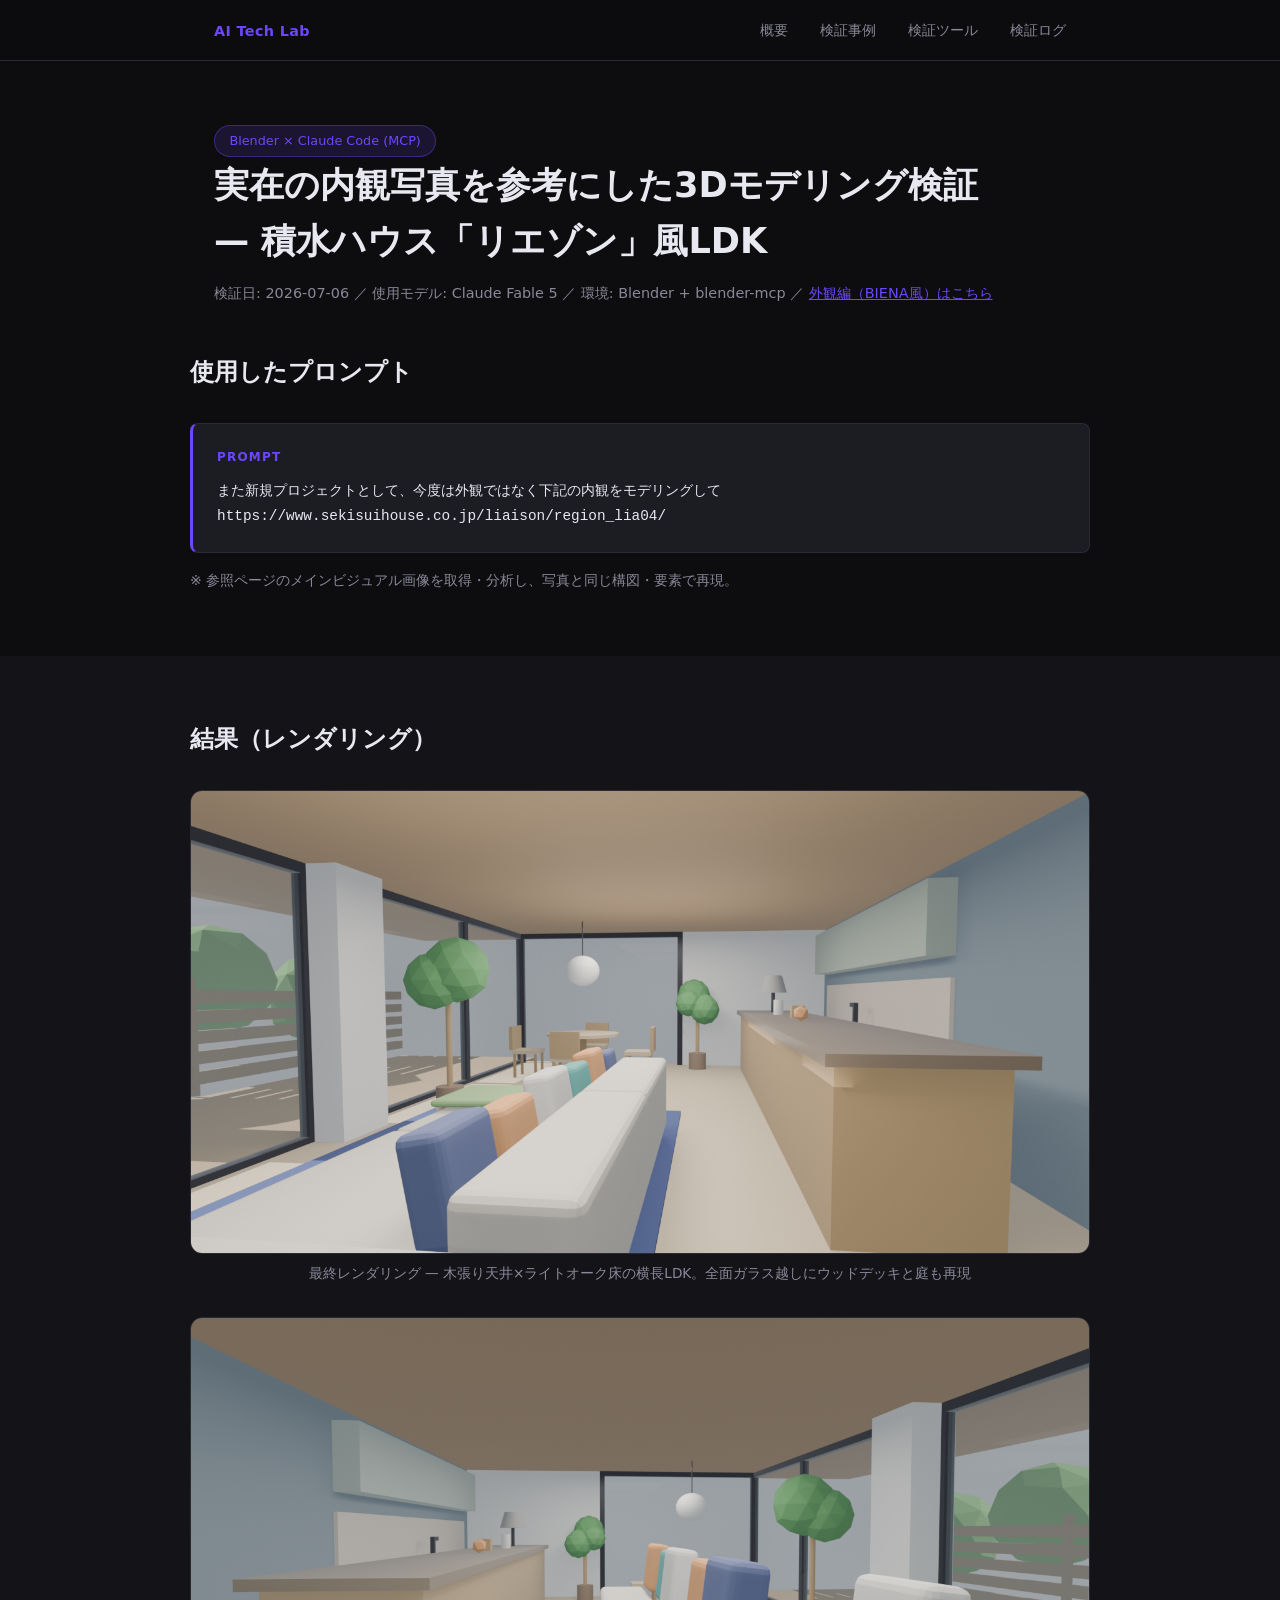
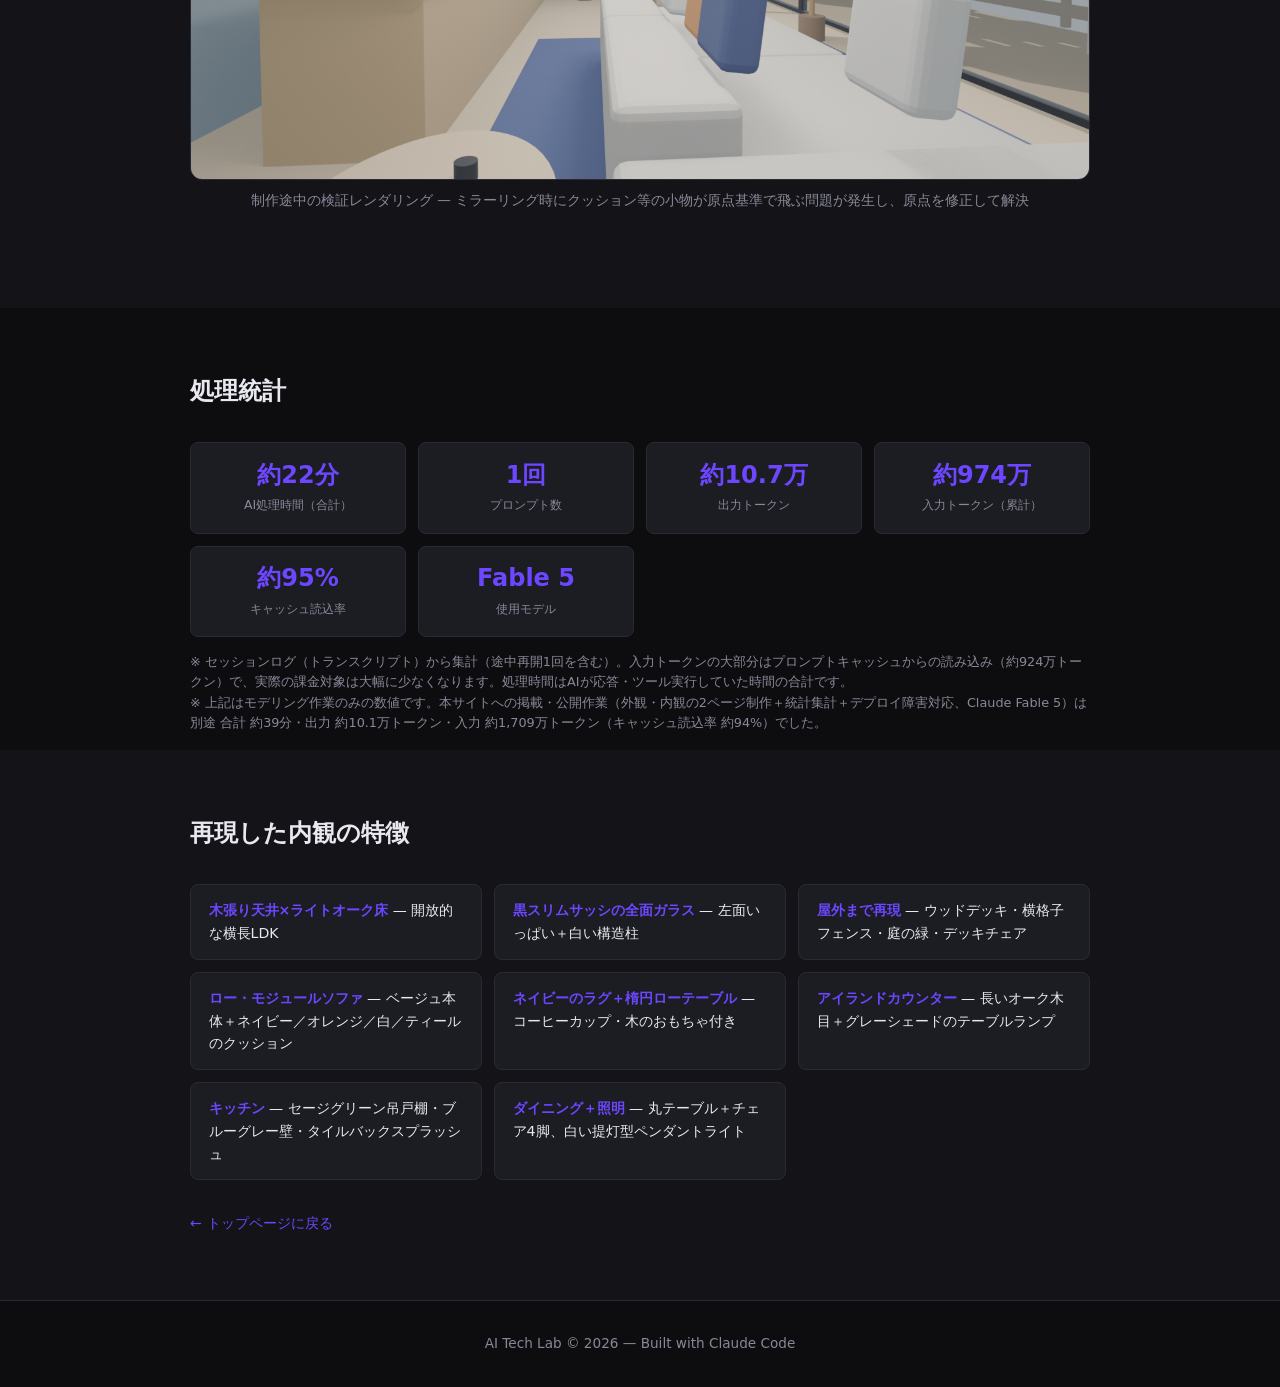
<file: ldk-interior.html>
<!DOCTYPE html>
<html lang="ja">
<head>
  <meta charset="UTF-8">
  <meta name="viewport" content="width=device-width, initial-scale=1.0">
  <title>Blender × Claude Code — 内観LDKモデリング検証（積水ハウス リエゾン風） | AI Tech Lab</title>
  <link rel="icon" href="data:image/svg+xml,<svg xmlns='http://www.w3.org/2000/svg' viewBox='0 0 100 100'><text y='.9em' font-size='90'>🧪</text></svg>">
  <link rel="stylesheet" href="style.css">
  <style>
    .case-hero {
      max-width: 900px;
      margin: 0 auto;
      padding: 4rem 1.5rem 2rem;
    }
    .case-hero h1 {
      font-size: clamp(1.5rem, 4vw, 2.2rem);
      font-weight: 800;
      margin-bottom: 0.75rem;
    }
    .case-hero .meta {
      color: var(--text-muted);
      font-size: 0.9rem;
    }
    .prompt-box {
      background: var(--surface);
      border: 1px solid var(--border);
      border-left: 3px solid var(--primary);
      border-radius: 8px;
      padding: 1.5rem;
      max-width: 900px;
      margin: 0 auto;
    }
    .prompt-box .label {
      font-size: 0.75rem;
      font-weight: 700;
      letter-spacing: 0.1em;
      color: var(--primary);
      margin-bottom: 0.75rem;
    }
    .prompt-box pre {
      white-space: pre-wrap;
      font-family: 'Consolas', 'SF Mono', monospace;
      font-size: 0.9rem;
      line-height: 1.7;
      color: var(--text);
    }
    .result-figure {
      max-width: 900px;
      margin: 0 auto 2rem;
    }
    .result-figure img {
      width: 100%;
      border-radius: 12px;
      border: 1px solid var(--border);
      display: block;
    }
    .result-figure figcaption {
      margin-top: 0.6rem;
      font-size: 0.85rem;
      color: var(--text-muted);
      text-align: center;
    }
    .feature-list {
      max-width: 900px;
      margin: 0 auto;
      display: grid;
      grid-template-columns: repeat(auto-fit, minmax(260px, 1fr));
      gap: 0.75rem;
      list-style: none;
    }
    .feature-list li {
      background: var(--surface);
      border: 1px solid var(--border);
      border-radius: 8px;
      padding: 0.9rem 1.1rem;
      font-size: 0.88rem;
    }
    .feature-list li b { color: var(--primary); }
    .back-link {
      display: inline-block;
      margin-top: 2rem;
      color: var(--primary);
      text-decoration: none;
      font-size: 0.9rem;
    }
    .back-link:hover { text-decoration: underline; }
    .stats-grid {
      max-width: 900px;
      margin: 0 auto;
      display: grid;
      grid-template-columns: repeat(auto-fit, minmax(180px, 1fr));
      gap: 0.75rem;
    }
    .stat-card {
      background: var(--surface);
      border: 1px solid var(--border);
      border-radius: 8px;
      padding: 1.1rem 1.2rem;
      text-align: center;
    }
    .stat-card .value {
      font-size: 1.5rem;
      font-weight: 800;
      color: var(--primary);
      line-height: 1.2;
    }
    .stat-card .label {
      margin-top: 0.35rem;
      font-size: 0.78rem;
      color: var(--text-muted);
    }
    .stats-note {
      max-width: 900px;
      margin: 0.9rem auto 0;
      font-size: 0.8rem;
      color: var(--text-muted);
    }
  </style>
</head>
<body>
  <header>
    <nav>
      <div class="logo"><a href="index.html" style="color:inherit;text-decoration:none">AI Tech Lab</a></div>
      <ul>
        <li><a href="index.html#about">概要</a></li>
        <li><a href="index.html#works">検証事例</a></li>
        <li><a href="index.html#tools">検証ツール</a></li>
        <li><a href="index.html#log">検証ログ</a></li>
      </ul>
    </nav>
  </header>

  <main>
    <section class="case-hero">
      <span class="badge">Blender × Claude Code (MCP)</span>
      <h1>実在の内観写真を参考にした3Dモデリング検証<br>— 積水ハウス「リエゾン」風LDK</h1>
      <p class="meta">検証日: 2026-07-06 ／ 使用モデル: Claude Fable 5 ／ 環境: Blender + blender-mcp ／ <a href="biena-modeling.html" style="color:var(--primary)">外観編（BIENA風）はこちら</a></p>
    </section>

    <section class="section" style="padding-top:1rem">
      <h2>使用したプロンプト</h2>
      <div class="prompt-box">
        <div class="label">PROMPT</div>
        <pre>また新規プロジェクトとして、今度は外観ではなく下記の内観をモデリングして
https://www.sekisuihouse.co.jp/liaison/region_lia04/</pre>
      </div>
      <p style="max-width:900px;margin:1rem auto 0;font-size:0.88rem;color:var(--text-muted)">
        ※ 参照ページのメインビジュアル画像を取得・分析し、写真と同じ構図・要素で再現。
      </p>
    </section>

    <section class="section alt">
      <h2>結果（レンダリング）</h2>
      <figure class="result-figure">
        <img src="images/ldk_final.png" alt="積水ハウス リエゾン風LDK内観の最終レンダリング" loading="lazy">
        <figcaption>最終レンダリング — 木張り天井×ライトオーク床の横長LDK。全面ガラス越しにウッドデッキと庭も再現</figcaption>
      </figure>
      <figure class="result-figure">
        <img src="images/ldk_check.png" alt="制作途中の検証レンダリング" loading="lazy">
        <figcaption>制作途中の検証レンダリング — ミラーリング時にクッション等の小物が原点基準で飛ぶ問題が発生し、原点を修正して解決</figcaption>
      </figure>
    </section>

    <section class="section" style="padding-bottom:1rem">
      <h2>処理統計</h2>
      <div class="stats-grid">
        <div class="stat-card">
          <div class="value">約22分</div>
          <div class="label">AI処理時間（合計）</div>
        </div>
        <div class="stat-card">
          <div class="value">1回</div>
          <div class="label">プロンプト数</div>
        </div>
        <div class="stat-card">
          <div class="value">約10.7万</div>
          <div class="label">出力トークン</div>
        </div>
        <div class="stat-card">
          <div class="value">約974万</div>
          <div class="label">入力トークン（累計）</div>
        </div>
        <div class="stat-card">
          <div class="value">約95%</div>
          <div class="label">キャッシュ読込率</div>
        </div>
        <div class="stat-card">
          <div class="value">Fable 5</div>
          <div class="label">使用モデル</div>
        </div>
      </div>
      <p class="stats-note">
        ※ セッションログ（トランスクリプト）から集計（途中再開1回を含む）。入力トークンの大部分はプロンプトキャッシュからの読み込み（約924万トークン）で、実際の課金対象は大幅に少なくなります。処理時間はAIが応答・ツール実行していた時間の合計です。<br>
        ※ 上記はモデリング作業のみの数値です。本サイトへの掲載・公開作業（外観・内観の2ページ制作＋統計集計＋デプロイ障害対応、Claude Fable 5）は別途 合計 約39分・出力 約10.1万トークン・入力 約1,709万トークン（キャッシュ読込率 約94%）でした。
      </p>
    </section>

    <section class="section alt">
      <h2>再現した内観の特徴</h2>
      <ul class="feature-list">
        <li><b>木張り天井×ライトオーク床</b> — 開放的な横長LDK</li>
        <li><b>黒スリムサッシの全面ガラス</b> — 左面いっぱい＋白い構造柱</li>
        <li><b>屋外まで再現</b> — ウッドデッキ・横格子フェンス・庭の緑・デッキチェア</li>
        <li><b>ロー・モジュールソファ</b> — ベージュ本体＋ネイビー／オレンジ／白／ティールのクッション</li>
        <li><b>ネイビーのラグ＋楕円ローテーブル</b> — コーヒーカップ・木のおもちゃ付き</li>
        <li><b>アイランドカウンター</b> — 長いオーク木目＋グレーシェードのテーブルランプ</li>
        <li><b>キッチン</b> — セージグリーン吊戸棚・ブルーグレー壁・タイルバックスプラッシュ</li>
        <li><b>ダイニング＋照明</b> — 丸テーブル＋チェア4脚、白い提灯型ペンダントライト</li>
      </ul>
      <div style="max-width:900px;margin:0 auto">
        <a class="back-link" href="index.html">← トップページに戻る</a>
      </div>
    </section>
  </main>

  <footer>
    <p>AI Tech Lab &copy; 2026 — Built with Claude Code</p>
  </footer>
</body>
</html>
</file>
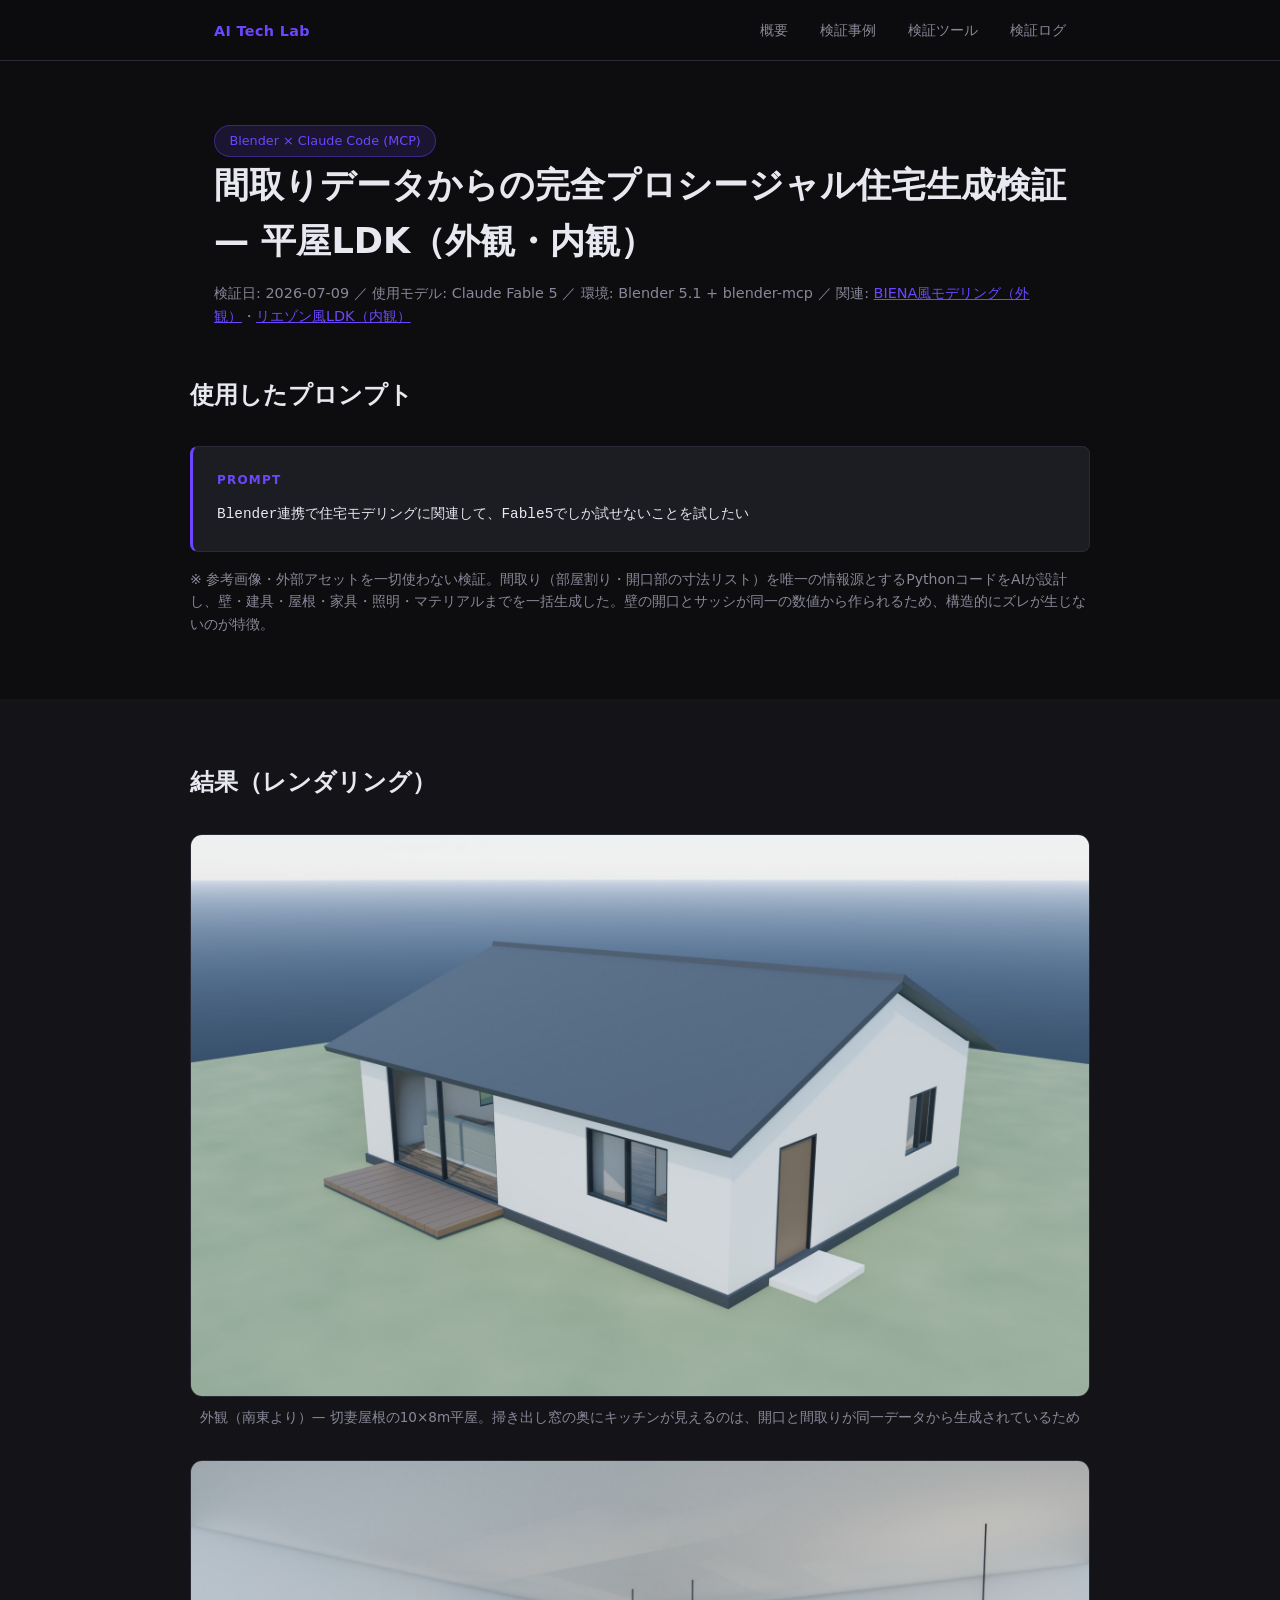
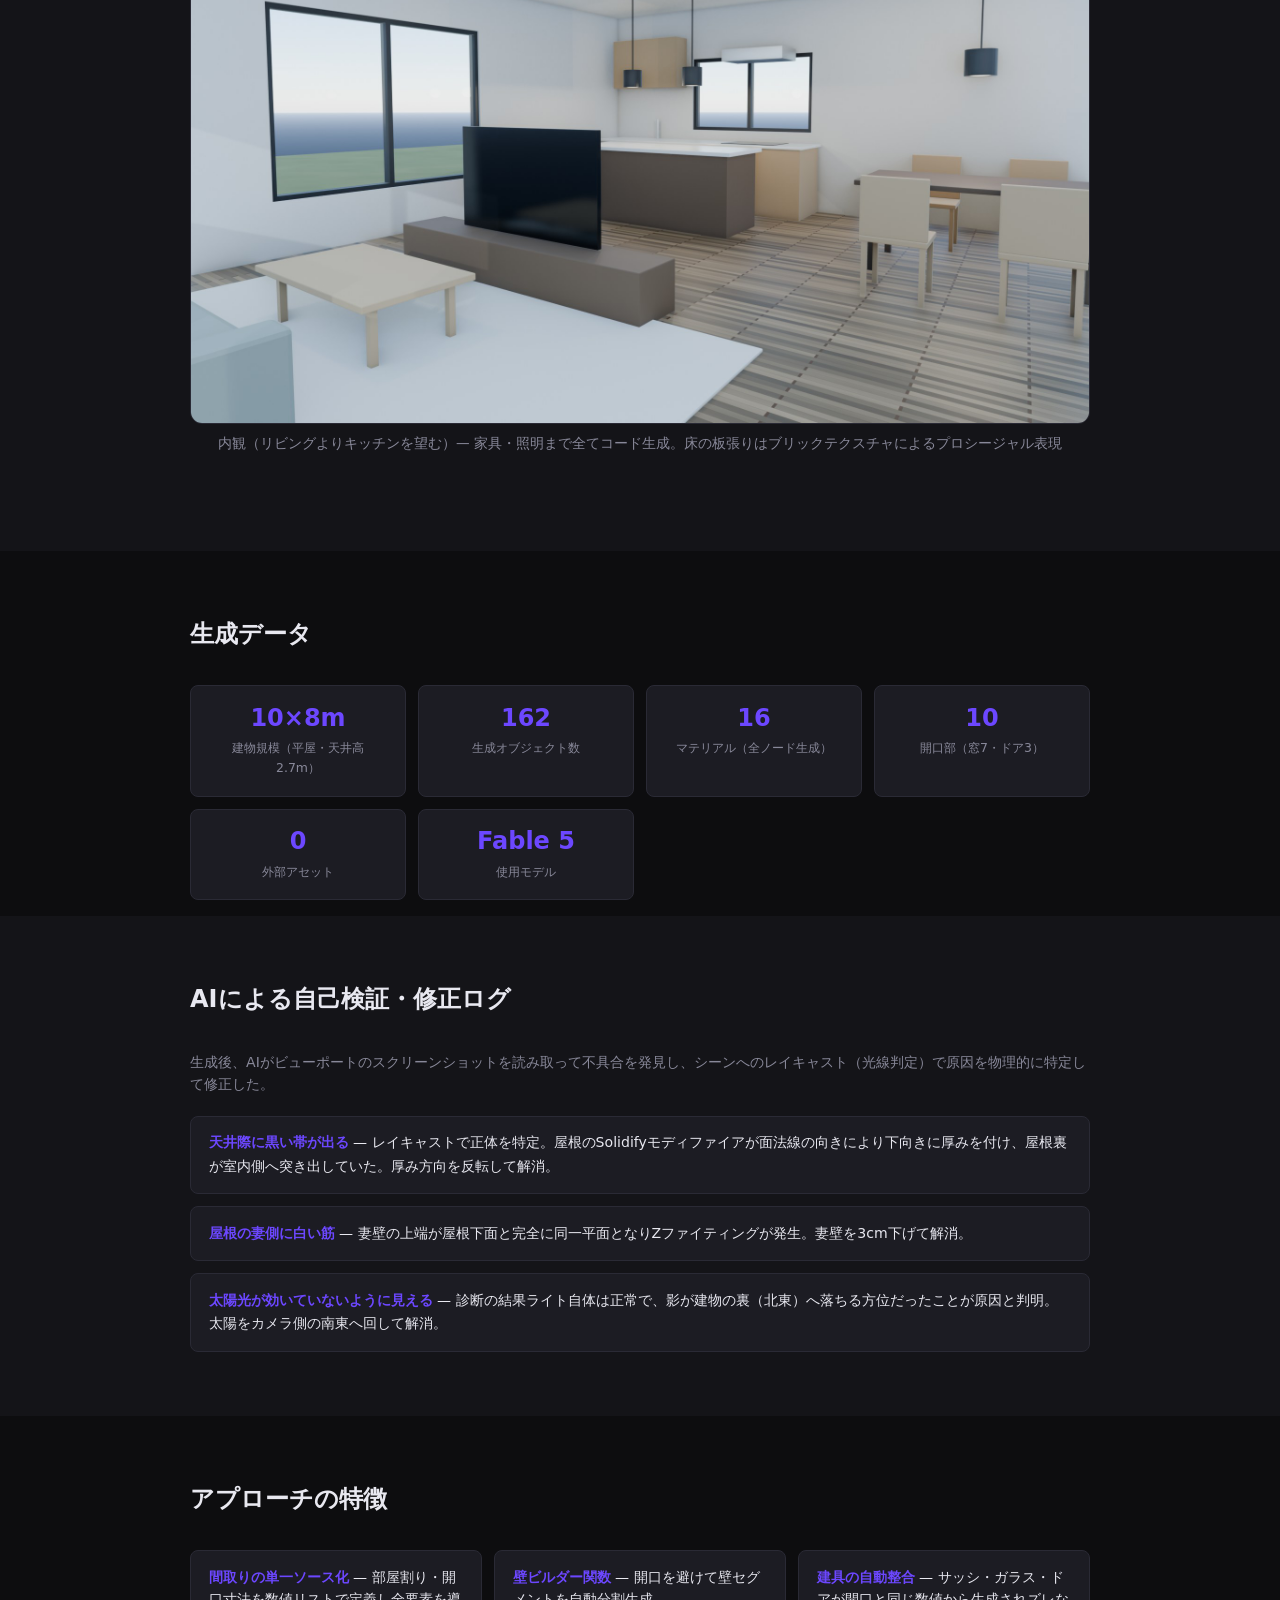
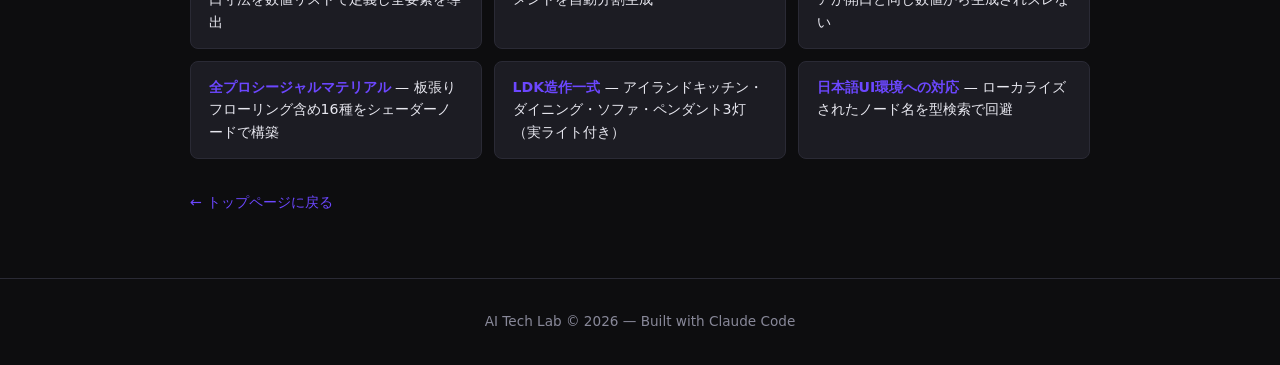
<file: procedural-house.html>
<!DOCTYPE html>
<html lang="ja">
<head>
  <meta charset="UTF-8">
  <meta name="viewport" content="width=device-width, initial-scale=1.0">
  <title>Blender × Claude Code — 間取りデータからの完全プロシージャル住宅生成検証 | AI Tech Lab</title>
  <link rel="icon" href="data:image/svg+xml,<svg xmlns='http://www.w3.org/2000/svg' viewBox='0 0 100 100'><text y='.9em' font-size='90'>🧪</text></svg>">
  <link rel="stylesheet" href="style.css">
  <style>
    .case-hero {
      max-width: 900px;
      margin: 0 auto;
      padding: 4rem 1.5rem 2rem;
    }
    .case-hero h1 {
      font-size: clamp(1.5rem, 4vw, 2.2rem);
      font-weight: 800;
      margin-bottom: 0.75rem;
    }
    .case-hero .meta {
      color: var(--text-muted);
      font-size: 0.9rem;
    }
    .prompt-box {
      background: var(--surface);
      border: 1px solid var(--border);
      border-left: 3px solid var(--primary);
      border-radius: 8px;
      padding: 1.5rem;
      max-width: 900px;
      margin: 0 auto;
    }
    .prompt-box .label {
      font-size: 0.75rem;
      font-weight: 700;
      letter-spacing: 0.1em;
      color: var(--primary);
      margin-bottom: 0.75rem;
    }
    .prompt-box pre {
      white-space: pre-wrap;
      font-family: 'Consolas', 'SF Mono', monospace;
      font-size: 0.9rem;
      line-height: 1.7;
      color: var(--text);
    }
    .result-figure {
      max-width: 900px;
      margin: 0 auto 2rem;
    }
    .result-figure img {
      width: 100%;
      border-radius: 12px;
      border: 1px solid var(--border);
      display: block;
    }
    .result-figure figcaption {
      margin-top: 0.6rem;
      font-size: 0.85rem;
      color: var(--text-muted);
      text-align: center;
    }
    .feature-list {
      max-width: 900px;
      margin: 0 auto;
      display: grid;
      grid-template-columns: repeat(auto-fit, minmax(260px, 1fr));
      gap: 0.75rem;
      list-style: none;
    }
    .feature-list li {
      background: var(--surface);
      border: 1px solid var(--border);
      border-radius: 8px;
      padding: 0.9rem 1.1rem;
      font-size: 0.88rem;
    }
    .feature-list li b { color: var(--primary); }
    .back-link {
      display: inline-block;
      margin-top: 2rem;
      color: var(--primary);
      text-decoration: none;
      font-size: 0.9rem;
    }
    .back-link:hover { text-decoration: underline; }
    .stats-grid {
      max-width: 900px;
      margin: 0 auto;
      display: grid;
      grid-template-columns: repeat(auto-fit, minmax(180px, 1fr));
      gap: 0.75rem;
    }
    .stat-card {
      background: var(--surface);
      border: 1px solid var(--border);
      border-radius: 8px;
      padding: 1.1rem 1.2rem;
      text-align: center;
    }
    .stat-card .value {
      font-size: 1.5rem;
      font-weight: 800;
      color: var(--primary);
      line-height: 1.2;
    }
    .stat-card .label {
      margin-top: 0.35rem;
      font-size: 0.78rem;
      color: var(--text-muted);
    }
    .stats-note {
      max-width: 900px;
      margin: 0.9rem auto 0;
      font-size: 0.8rem;
      color: var(--text-muted);
    }
    .fix-list {
      max-width: 900px;
      margin: 0 auto;
      display: flex;
      flex-direction: column;
      gap: 0.75rem;
      list-style: none;
    }
    .fix-list li {
      background: var(--surface);
      border: 1px solid var(--border);
      border-radius: 8px;
      padding: 0.9rem 1.1rem;
      font-size: 0.88rem;
      line-height: 1.7;
    }
    .fix-list li b { color: var(--primary); }
  </style>
</head>
<body>
  <header>
    <nav>
      <div class="logo"><a href="index.html" style="color:inherit;text-decoration:none">AI Tech Lab</a></div>
      <ul>
        <li><a href="index.html#about">概要</a></li>
        <li><a href="index.html#works">検証事例</a></li>
        <li><a href="index.html#tools">検証ツール</a></li>
        <li><a href="index.html#log">検証ログ</a></li>
      </ul>
    </nav>
  </header>

  <main>
    <section class="case-hero">
      <span class="badge">Blender × Claude Code (MCP)</span>
      <h1>間取りデータからの完全プロシージャル住宅生成検証<br>— 平屋LDK（外観・内観）</h1>
      <p class="meta">検証日: 2026-07-09 ／ 使用モデル: Claude Fable 5 ／ 環境: Blender 5.1 + blender-mcp ／ 関連: <a href="biena-modeling.html" style="color:var(--primary)">BIENA風モデリング（外観）</a>・<a href="ldk-interior.html" style="color:var(--primary)">リエゾン風LDK（内観）</a></p>
    </section>

    <section class="section" style="padding-top:1rem">
      <h2>使用したプロンプト</h2>
      <div class="prompt-box">
        <div class="label">PROMPT</div>
        <pre>Blender連携で住宅モデリングに関連して、Fable5でしか試せないことを試したい</pre>
      </div>
      <p style="max-width:900px;margin:1rem auto 0;font-size:0.88rem;color:var(--text-muted)">
        ※ 参考画像・外部アセットを一切使わない検証。間取り（部屋割り・開口部の寸法リスト）を唯一の情報源とするPythonコードをAIが設計し、壁・建具・屋根・家具・照明・マテリアルまでを一括生成した。壁の開口とサッシが同一の数値から作られるため、構造的にズレが生じないのが特徴。
      </p>
    </section>

    <section class="section alt">
      <h2>結果（レンダリング）</h2>
      <figure class="result-figure">
        <img src="images/procedural_exterior.jpg" alt="プロシージャル生成した平屋住宅の外観。白い漆喰壁にスレートブルーの切妻屋根、南面に掃き出し窓とウッドデッキ" loading="lazy">
        <figcaption>外観（南東より）— 切妻屋根の10×8m平屋。掃き出し窓の奥にキッチンが見えるのは、開口と間取りが同一データから生成されているため</figcaption>
      </figure>
      <figure class="result-figure">
        <img src="images/procedural_interior.jpg" alt="プロシージャル生成したLDKの内観。板張りの床、アイランドキッチン、ペンダント照明、ダイニングセット、ソファ" loading="lazy">
        <figcaption>内観（リビングよりキッチンを望む）— 家具・照明まで全てコード生成。床の板張りはブリックテクスチャによるプロシージャル表現</figcaption>
      </figure>
    </section>

    <section class="section" style="padding-bottom:1rem">
      <h2>生成データ</h2>
      <div class="stats-grid">
        <div class="stat-card">
          <div class="value">10×8m</div>
          <div class="label">建物規模（平屋・天井高2.7m）</div>
        </div>
        <div class="stat-card">
          <div class="value">162</div>
          <div class="label">生成オブジェクト数</div>
        </div>
        <div class="stat-card">
          <div class="value">16</div>
          <div class="label">マテリアル（全ノード生成）</div>
        </div>
        <div class="stat-card">
          <div class="value">10</div>
          <div class="label">開口部（窓7・ドア3）</div>
        </div>
        <div class="stat-card">
          <div class="value">0</div>
          <div class="label">外部アセット</div>
        </div>
        <div class="stat-card">
          <div class="value">Fable 5</div>
          <div class="label">使用モデル</div>
        </div>
      </div>
    </section>

    <section class="section alt">
      <h2>AIによる自己検証・修正ログ</h2>
      <p style="max-width:900px;margin:0 auto 1.25rem;font-size:0.88rem;color:var(--text-muted)">
        生成後、AIがビューポートのスクリーンショットを読み取って不具合を発見し、シーンへのレイキャスト（光線判定）で原因を物理的に特定して修正した。
      </p>
      <ul class="fix-list">
        <li><b>天井際に黒い帯が出る</b> — レイキャストで正体を特定。屋根のSolidifyモディファイアが面法線の向きにより下向きに厚みを付け、屋根裏が室内側へ突き出していた。厚み方向を反転して解消。</li>
        <li><b>屋根の妻側に白い筋</b> — 妻壁の上端が屋根下面と完全に同一平面となりZファイティングが発生。妻壁を3cm下げて解消。</li>
        <li><b>太陽光が効いていないように見える</b> — 診断の結果ライト自体は正常で、影が建物の裏（北東）へ落ちる方位だったことが原因と判明。太陽をカメラ側の南東へ回して解消。</li>
      </ul>
    </section>

    <section class="section">
      <h2>アプローチの特徴</h2>
      <ul class="feature-list">
        <li><b>間取りの単一ソース化</b> — 部屋割り・開口寸法を数値リストで定義し全要素を導出</li>
        <li><b>壁ビルダー関数</b> — 開口を避けて壁セグメントを自動分割生成</li>
        <li><b>建具の自動整合</b> — サッシ・ガラス・ドアが開口と同じ数値から生成されズレない</li>
        <li><b>全プロシージャルマテリアル</b> — 板張りフローリング含め16種をシェーダーノードで構築</li>
        <li><b>LDK造作一式</b> — アイランドキッチン・ダイニング・ソファ・ペンダント3灯（実ライト付き）</li>
        <li><b>日本語UI環境への対応</b> — ローカライズされたノード名を型検索で回避</li>
      </ul>
      <div style="max-width:900px;margin:0 auto">
        <a class="back-link" href="index.html">← トップページに戻る</a>
      </div>
    </section>
  </main>

  <footer>
    <p>AI Tech Lab &copy; 2026 — Built with Claude Code</p>
  </footer>
</body>
</html>
</file>
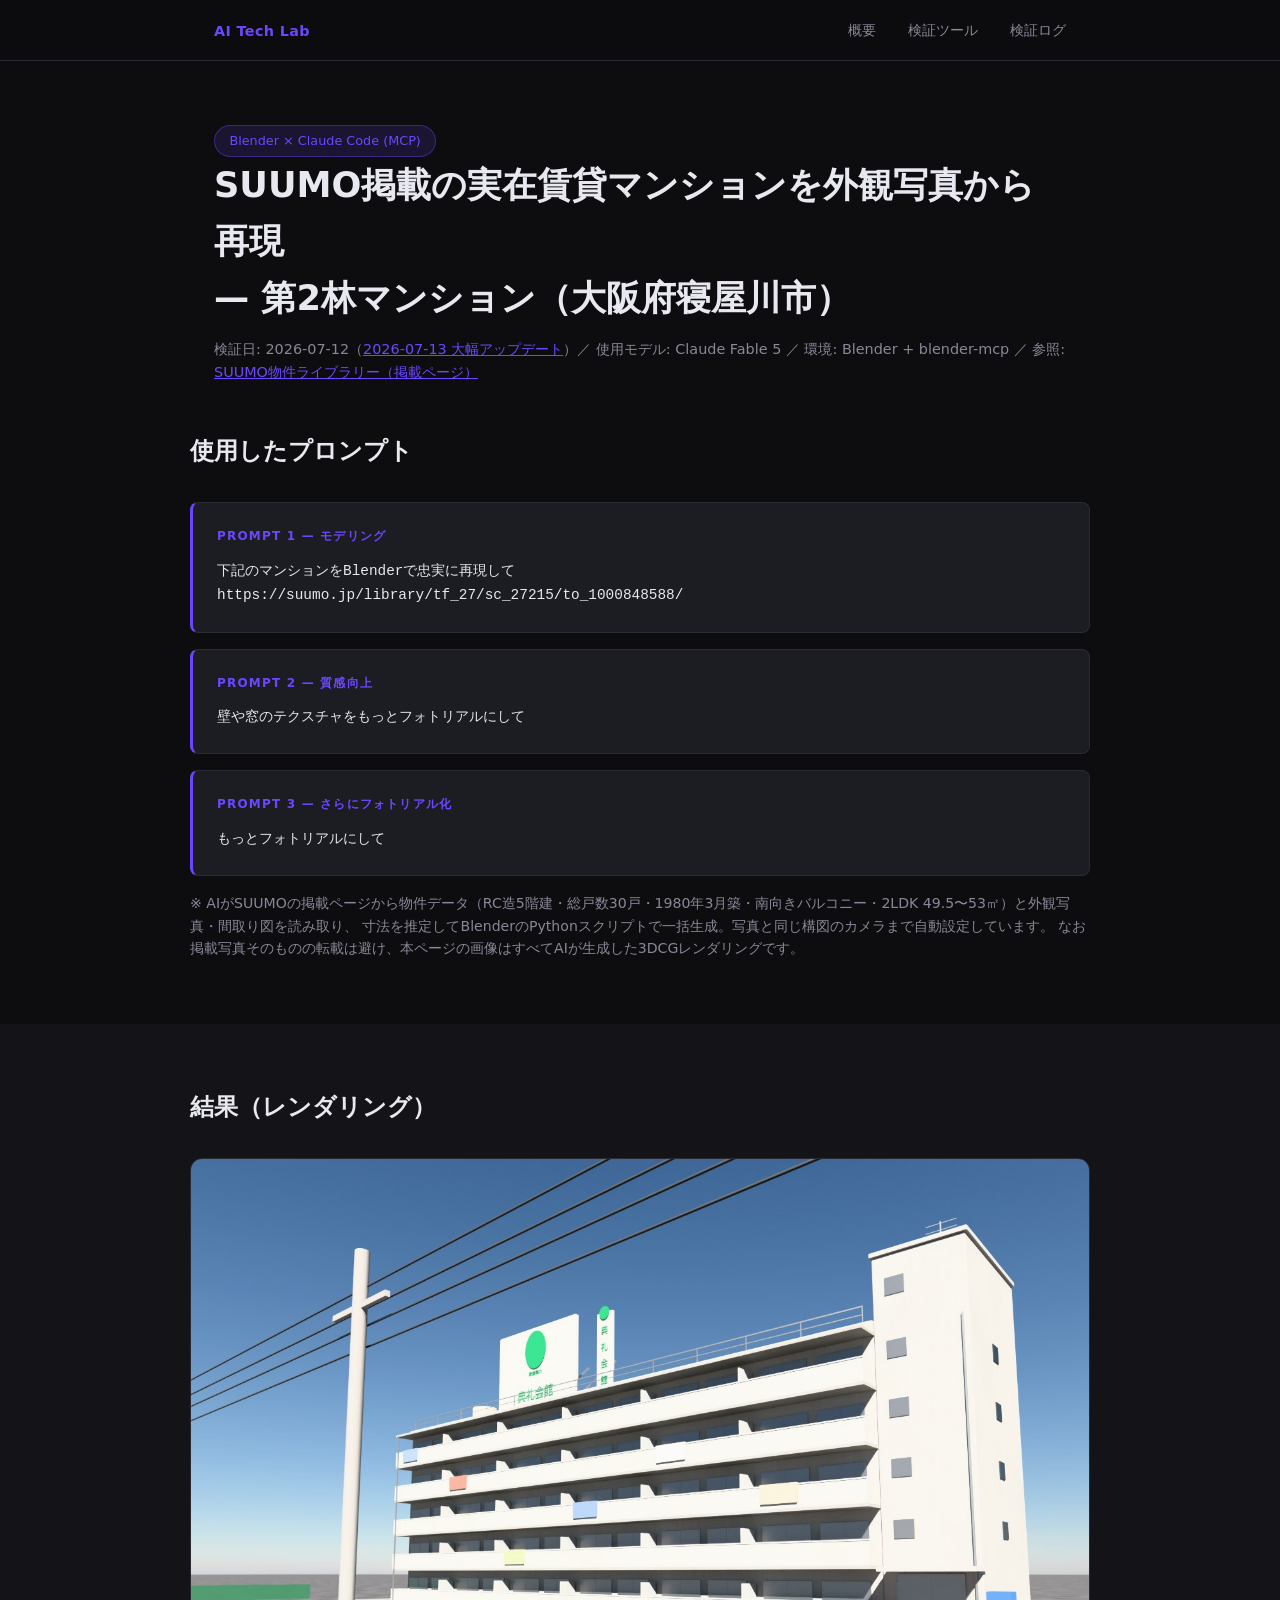
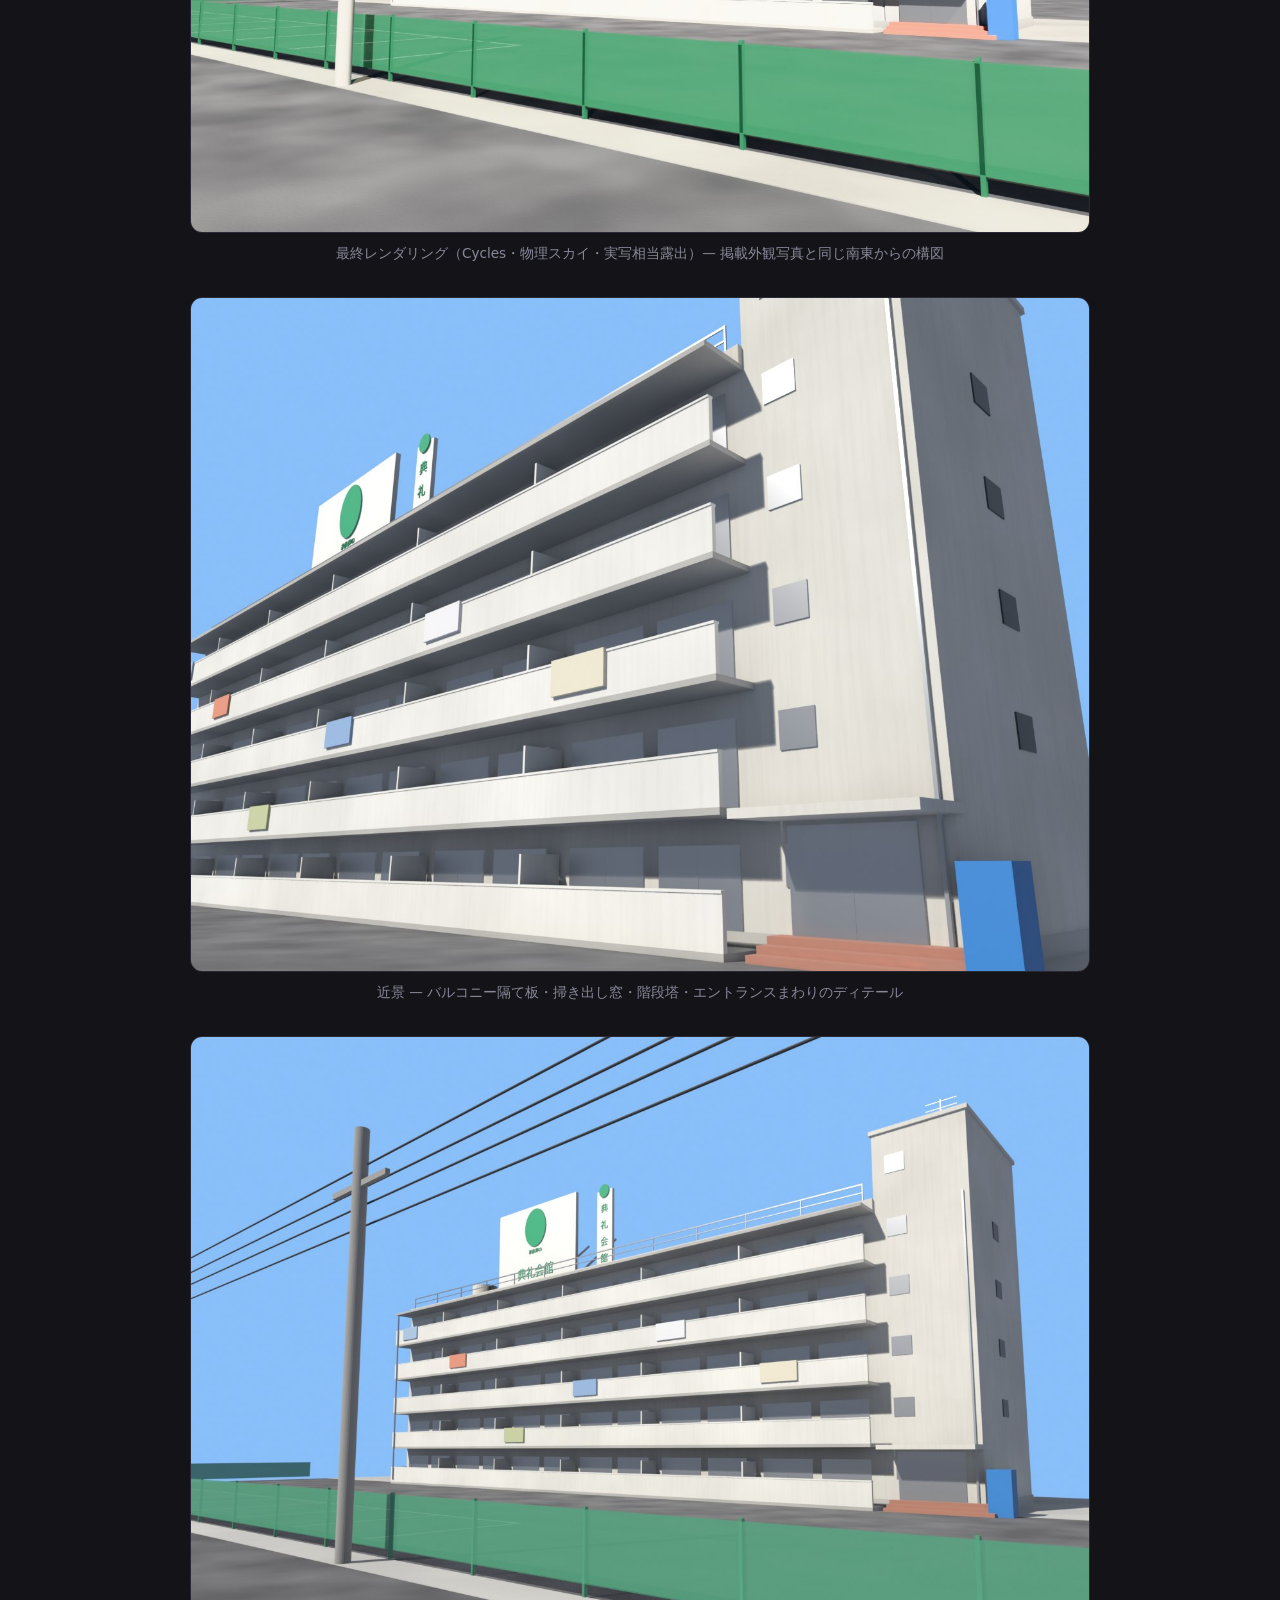
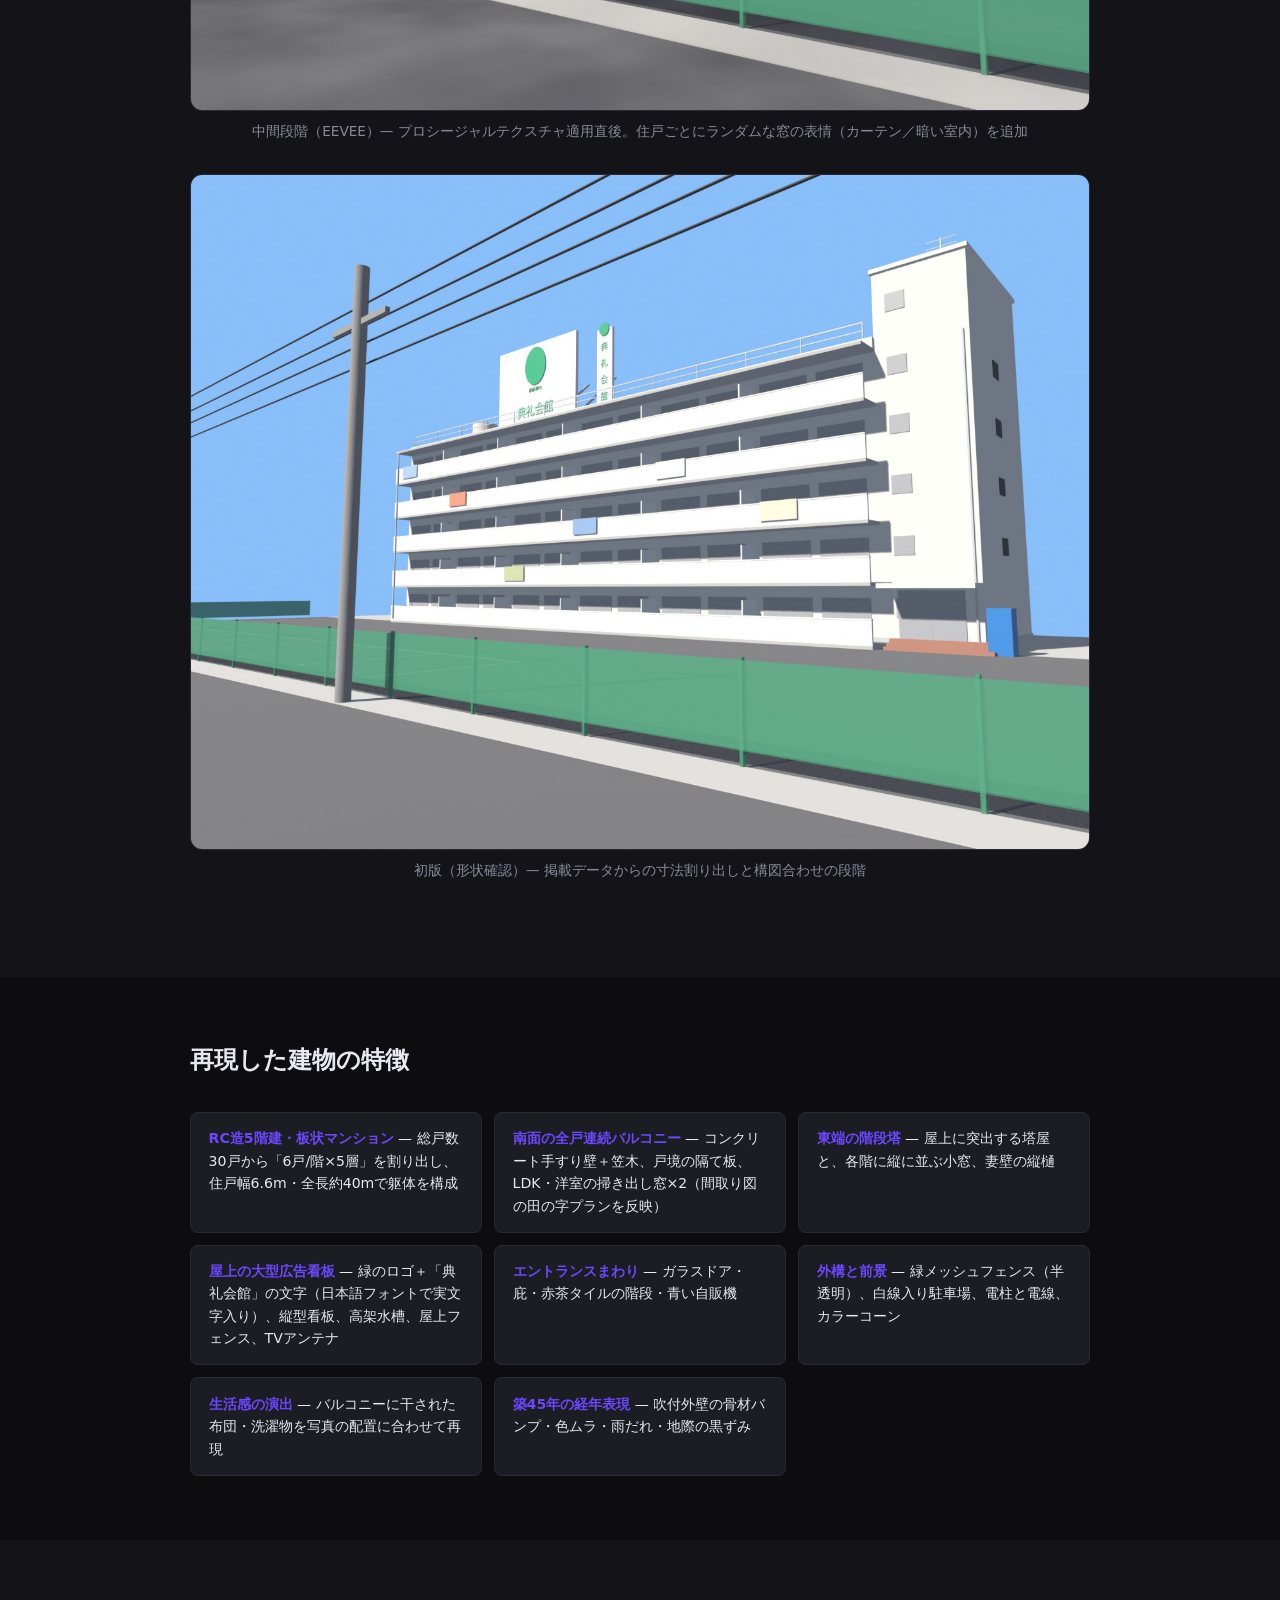
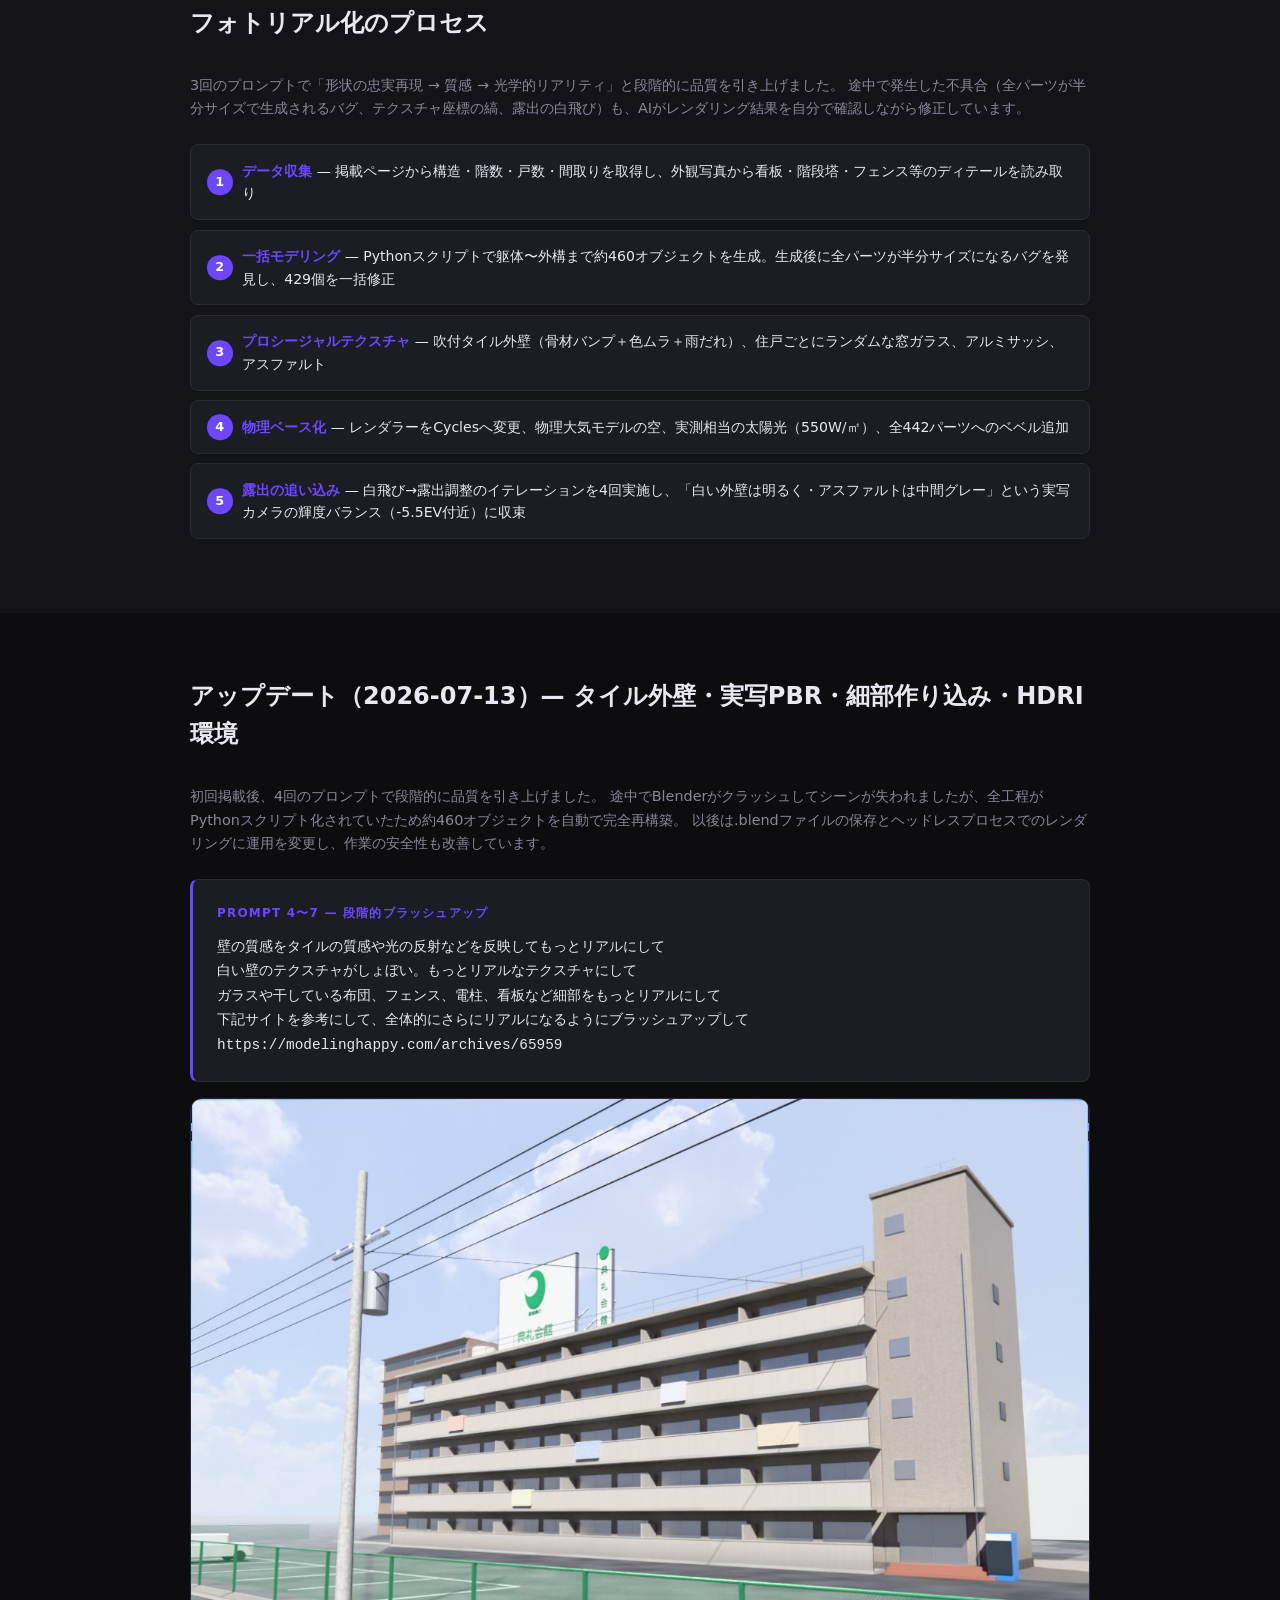
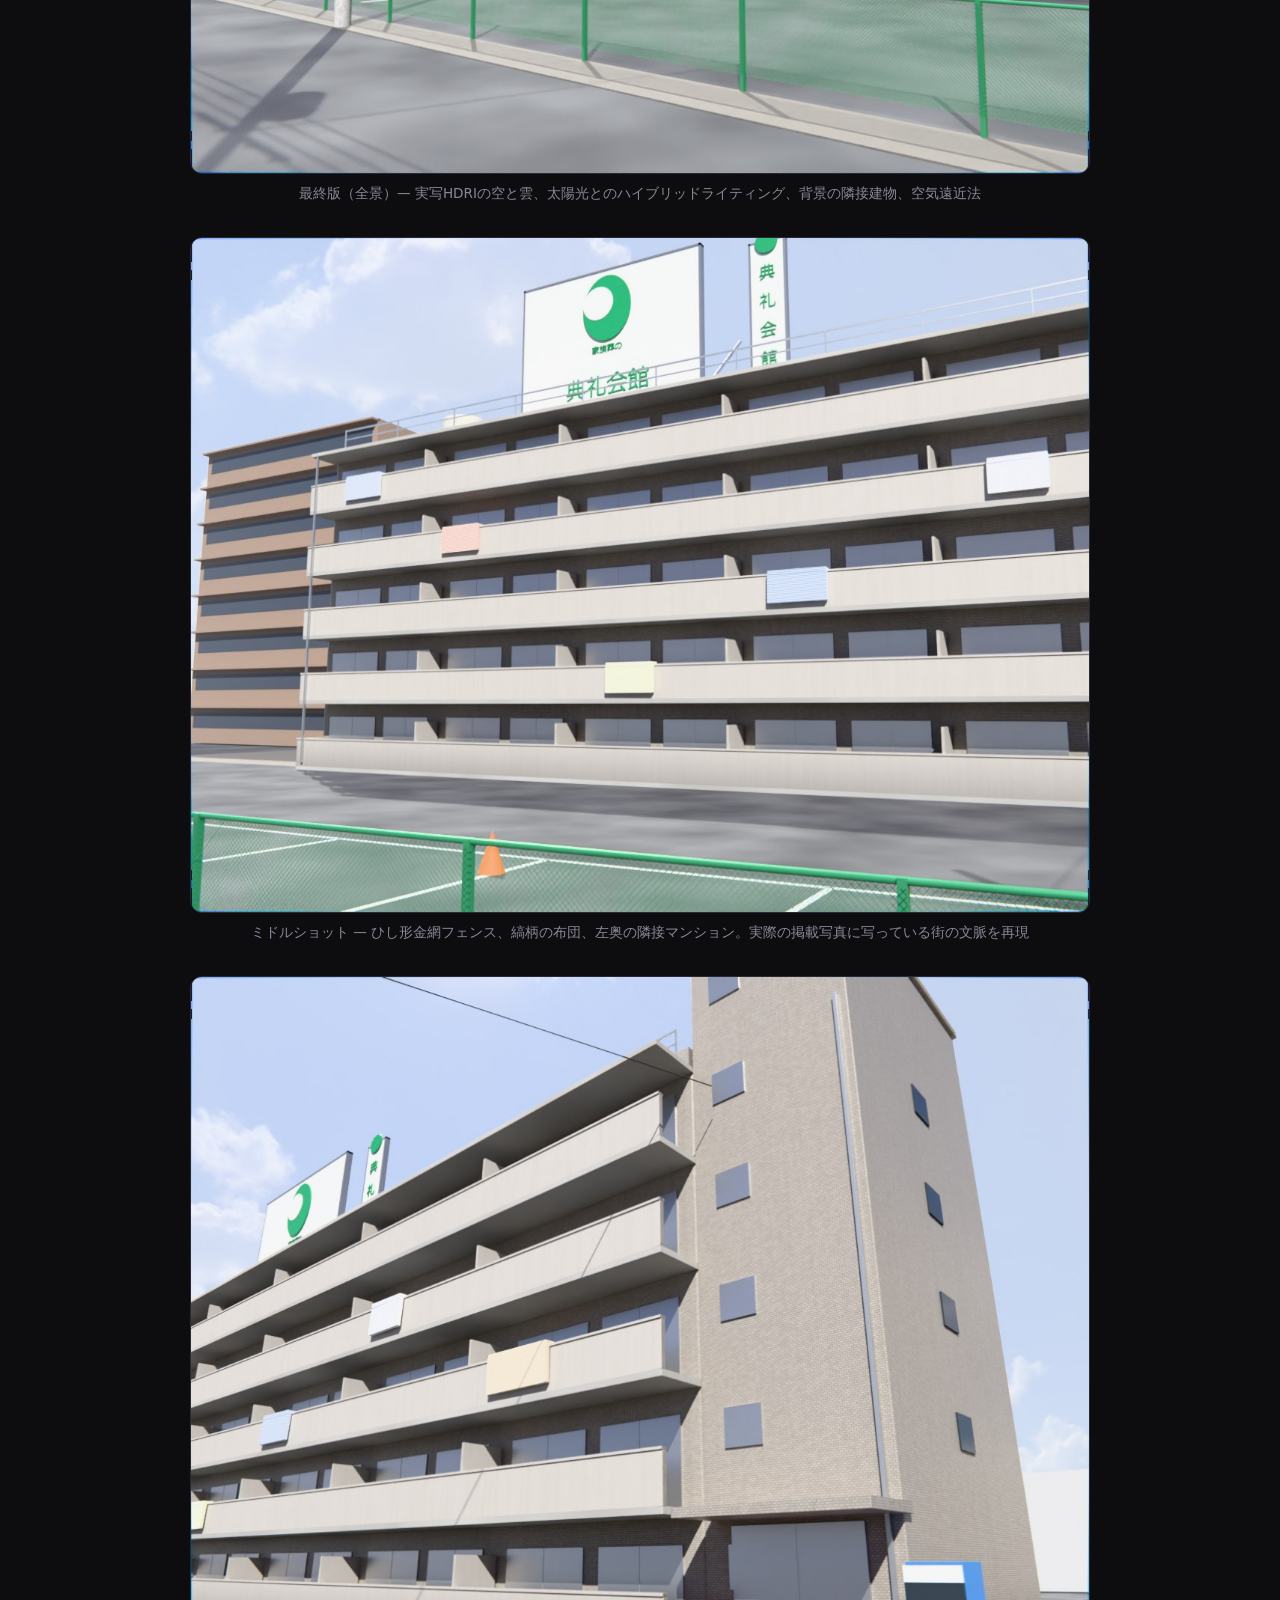
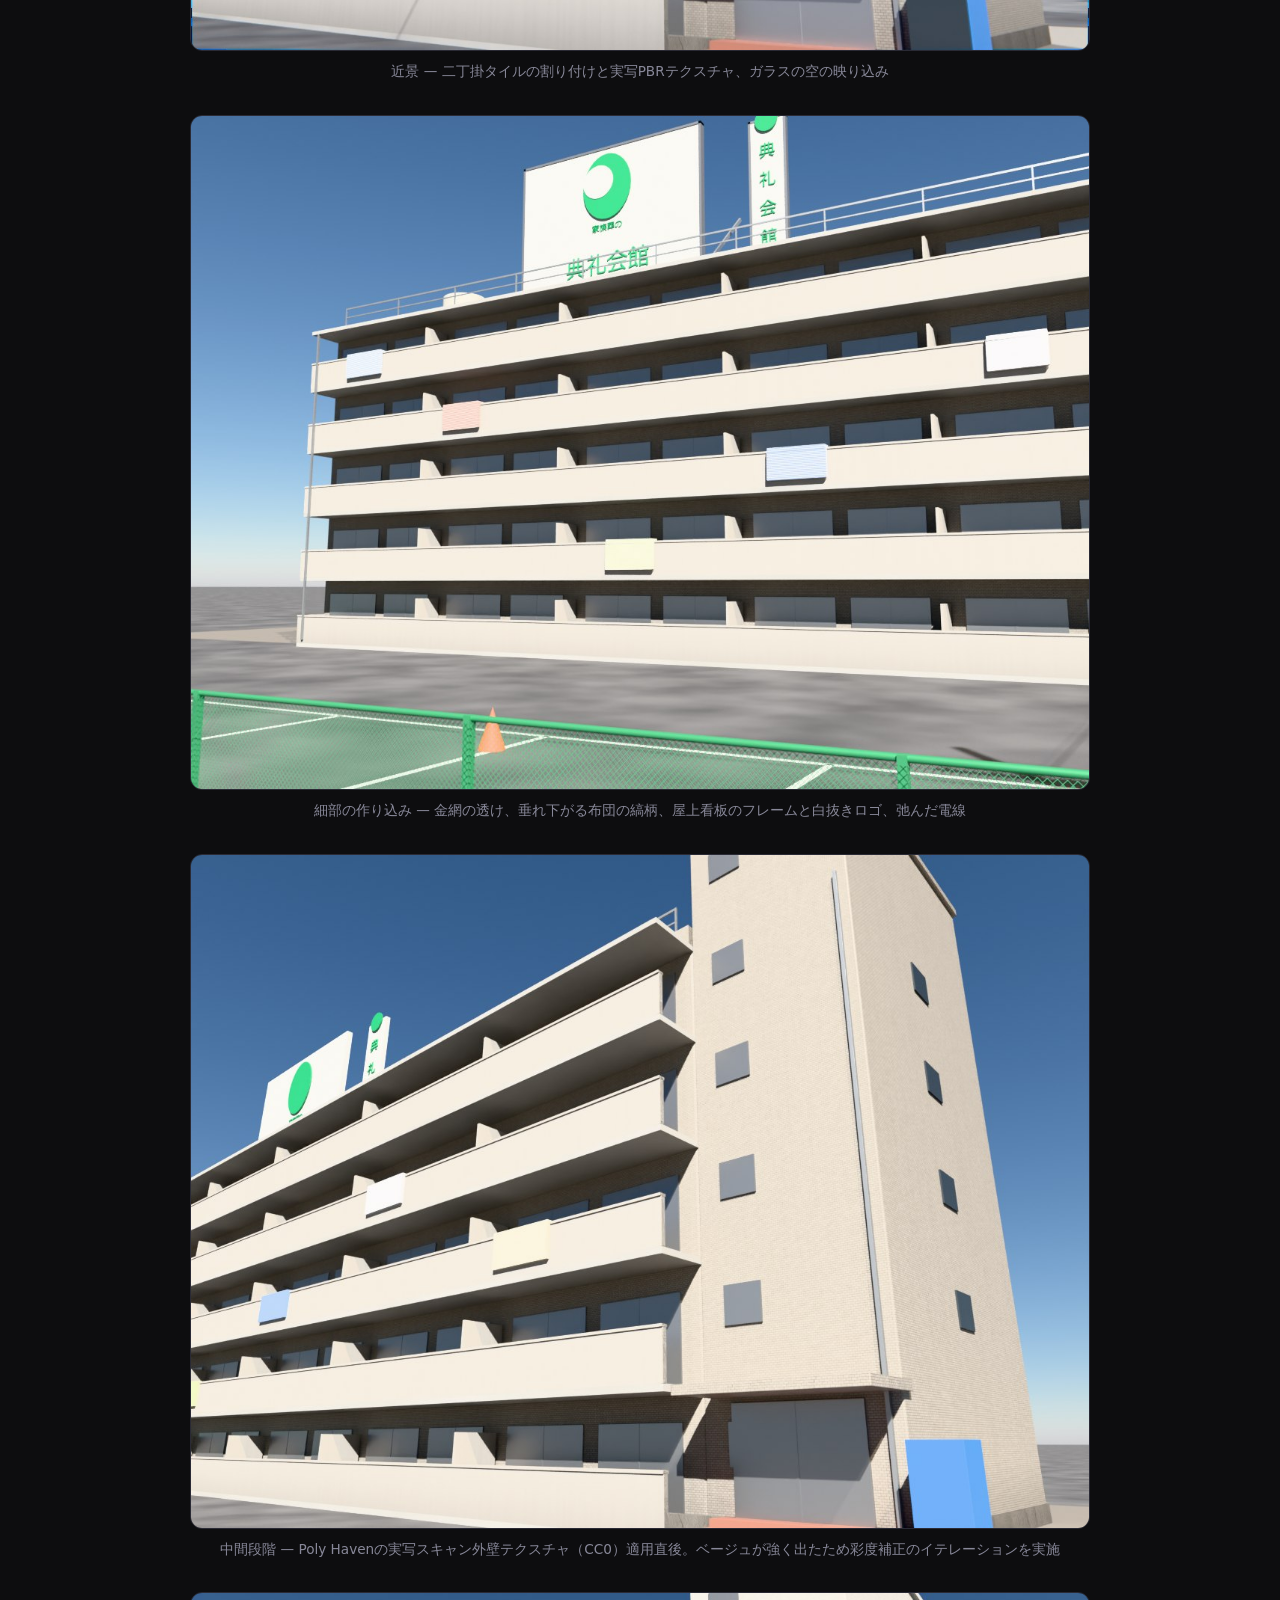
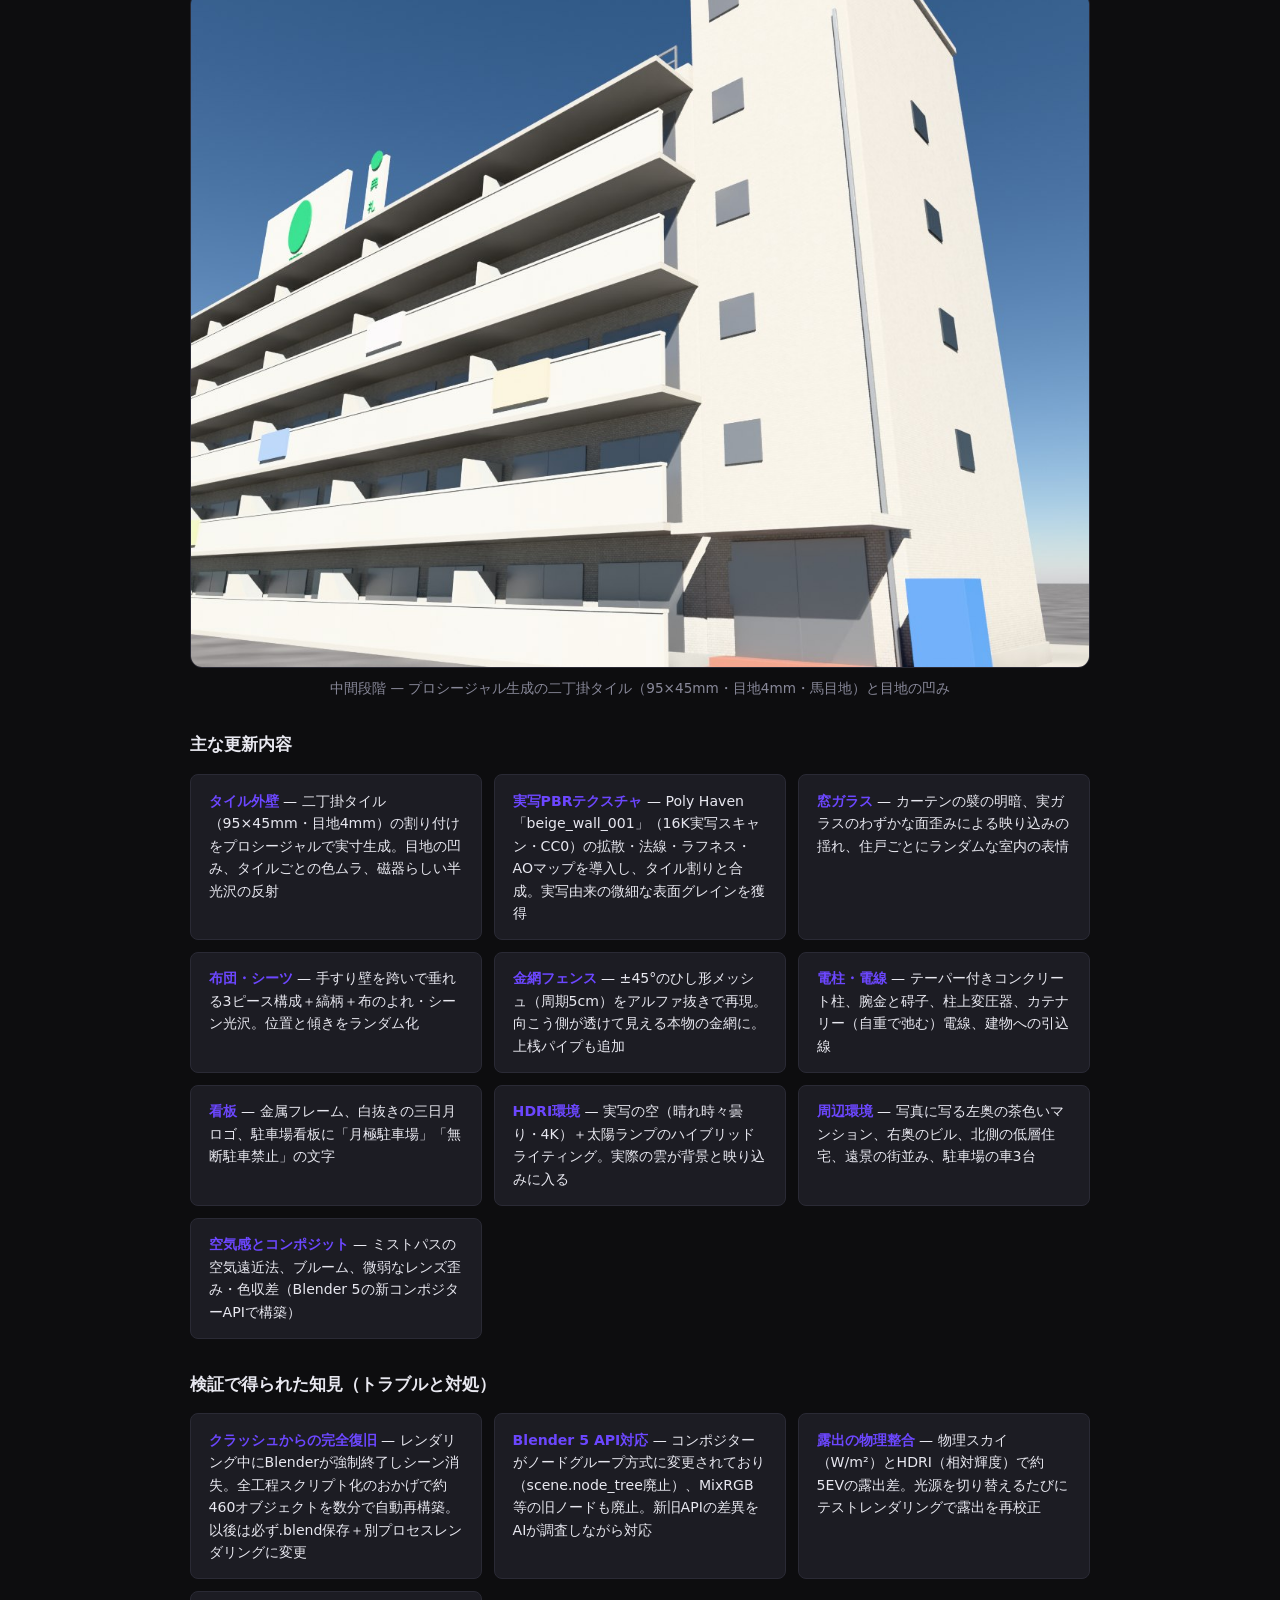
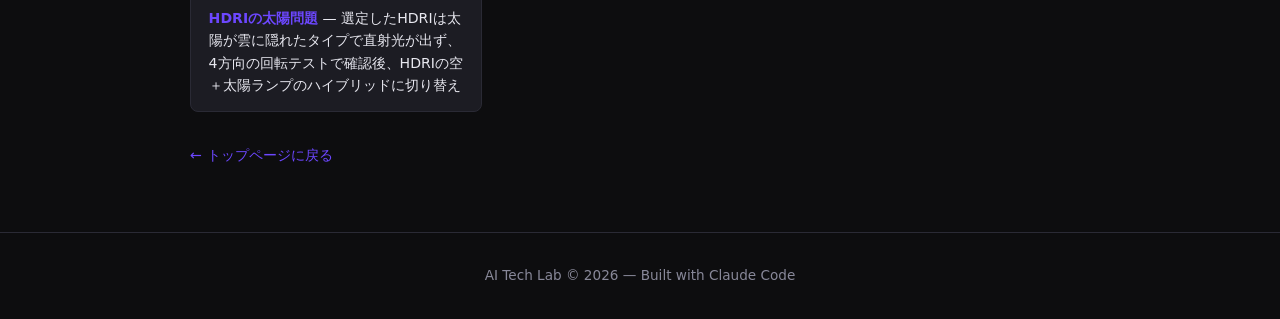
<file: suumo-mansion.html>
<!DOCTYPE html>
<html lang="ja">
<head>
  <meta charset="UTF-8">
  <meta name="viewport" content="width=device-width, initial-scale=1.0">
  <title>Blender × Claude Code — SUUMO掲載の実在マンション再現検証 | AI Tech Lab</title>
  <link rel="stylesheet" href="style.css">
  <style>
    .case-hero {
      max-width: 900px;
      margin: 0 auto;
      padding: 4rem 1.5rem 2rem;
    }
    .case-hero h1 {
      font-size: clamp(1.5rem, 4vw, 2.2rem);
      font-weight: 800;
      margin-bottom: 0.75rem;
    }
    .case-hero .meta {
      color: var(--text-muted);
      font-size: 0.9rem;
    }
    .prompt-box {
      background: var(--surface);
      border: 1px solid var(--border);
      border-left: 3px solid var(--primary);
      border-radius: 8px;
      padding: 1.5rem;
      max-width: 900px;
      margin: 0 auto 1rem;
    }
    .prompt-box .label {
      font-size: 0.75rem;
      font-weight: 700;
      letter-spacing: 0.1em;
      color: var(--primary);
      margin-bottom: 0.75rem;
    }
    .prompt-box pre {
      white-space: pre-wrap;
      font-family: 'Consolas', 'SF Mono', monospace;
      font-size: 0.9rem;
      line-height: 1.7;
      color: var(--text);
    }
    .result-figure {
      max-width: 900px;
      margin: 0 auto 2rem;
    }
    .result-figure img {
      width: 100%;
      border-radius: 12px;
      border: 1px solid var(--border);
      display: block;
    }
    .result-figure figcaption {
      margin-top: 0.6rem;
      font-size: 0.85rem;
      color: var(--text-muted);
      text-align: center;
    }
    .feature-list {
      max-width: 900px;
      margin: 0 auto;
      display: grid;
      grid-template-columns: repeat(auto-fit, minmax(260px, 1fr));
      gap: 0.75rem;
      list-style: none;
    }
    .feature-list li {
      background: var(--surface);
      border: 1px solid var(--border);
      border-radius: 8px;
      padding: 0.9rem 1.1rem;
      font-size: 0.88rem;
    }
    .feature-list li b { color: var(--primary); }
    .step-list {
      max-width: 900px;
      margin: 0 auto;
      list-style: none;
      counter-reset: step;
    }
    .step-list li {
      background: var(--surface);
      border: 1px solid var(--border);
      border-radius: 8px;
      padding: 0.9rem 1.1rem 0.9rem 3.2rem;
      font-size: 0.88rem;
      margin-bottom: 0.6rem;
      position: relative;
      counter-increment: step;
    }
    .step-list li::before {
      content: counter(step);
      position: absolute;
      left: 1rem;
      top: 50%;
      transform: translateY(-50%);
      width: 1.6rem;
      height: 1.6rem;
      border-radius: 50%;
      background: var(--primary);
      color: #fff;
      font-weight: 700;
      font-size: 0.8rem;
      display: flex;
      align-items: center;
      justify-content: center;
    }
    .step-list li b { color: var(--primary); }
    .back-link {
      display: inline-block;
      margin-top: 2rem;
      color: var(--primary);
      text-decoration: none;
      font-size: 0.9rem;
    }
    .back-link:hover { text-decoration: underline; }
  </style>
</head>
<body>
  <header>
    <nav>
      <div class="logo"><a href="index.html" style="color:inherit;text-decoration:none">AI Tech Lab</a></div>
      <ul>
        <li><a href="index.html#about">概要</a></li>
        <li><a href="index.html#tools">検証ツール</a></li>
        <li><a href="index.html#log">検証ログ</a></li>
      </ul>
    </nav>
  </header>

  <main>
    <section class="case-hero">
      <span class="badge">Blender × Claude Code (MCP)</span>
      <h1>SUUMO掲載の実在賃貸マンションを外観写真から再現<br>— 第2林マンション（大阪府寝屋川市）</h1>
      <p class="meta">検証日: 2026-07-12（<a href="#update-20260713" style="color:var(--primary)">2026-07-13 大幅アップデート</a>）／ 使用モデル: Claude Fable 5 ／ 環境: Blender + blender-mcp ／ 参照: <a href="https://suumo.jp/library/tf_27/sc_27215/to_1000848588/" target="_blank" rel="noopener" style="color:var(--primary)">SUUMO物件ライブラリー（掲載ページ）</a></p>
    </section>

    <section class="section" style="padding-top:1rem">
      <h2>使用したプロンプト</h2>
      <div class="prompt-box">
        <div class="label">PROMPT 1 — モデリング</div>
        <pre>下記のマンションをBlenderで忠実に再現して
https://suumo.jp/library/tf_27/sc_27215/to_1000848588/</pre>
      </div>
      <div class="prompt-box">
        <div class="label">PROMPT 2 — 質感向上</div>
        <pre>壁や窓のテクスチャをもっとフォトリアルにして</pre>
      </div>
      <div class="prompt-box">
        <div class="label">PROMPT 3 — さらにフォトリアル化</div>
        <pre>もっとフォトリアルにして</pre>
      </div>
      <p style="max-width:900px;margin:1rem auto 0;font-size:0.88rem;color:var(--text-muted)">
        ※ AIがSUUMOの掲載ページから物件データ（RC造5階建・総戸数30戸・1980年3月築・南向きバルコニー・2LDK 49.5〜53㎡）と外観写真・間取り図を読み取り、
        寸法を推定してBlenderのPythonスクリプトで一括生成。写真と同じ構図のカメラまで自動設定しています。
        なお掲載写真そのものの転載は避け、本ページの画像はすべてAIが生成した3DCGレンダリングです。
      </p>
    </section>

    <section class="section alt">
      <h2>結果（レンダリング）</h2>
      <figure class="result-figure">
        <img src="images/mansion_photoreal.jpg" alt="第2林マンション再現モデルの最終フォトリアルレンダリング" loading="lazy">
        <figcaption>最終レンダリング（Cycles・物理スカイ・実写相当露出）— 掲載外観写真と同じ南東からの構図</figcaption>
      </figure>
      <figure class="result-figure">
        <img src="images/mansion_closeup.jpg" alt="エントランス付近の近景レンダリング" loading="lazy">
        <figcaption>近景 — バルコニー隔て板・掃き出し窓・階段塔・エントランスまわりのディテール</figcaption>
      </figure>
      <figure class="result-figure">
        <img src="images/mansion_eevee.jpg" alt="EEVEEによる中間段階のレンダリング" loading="lazy">
        <figcaption>中間段階（EEVEE）— プロシージャルテクスチャ適用直後。住戸ごとにランダムな窓の表情（カーテン／暗い室内）を追加</figcaption>
      </figure>
      <figure class="result-figure">
        <img src="images/mansion_v1.jpg" alt="初版のレンダリング" loading="lazy">
        <figcaption>初版（形状確認）— 掲載データからの寸法割り出しと構図合わせの段階</figcaption>
      </figure>
    </section>

    <section class="section">
      <h2>再現した建物の特徴</h2>
      <ul class="feature-list">
        <li><b>RC造5階建・板状マンション</b> — 総戸数30戸から「6戸/階×5層」を割り出し、住戸幅6.6m・全長約40mで躯体を構成</li>
        <li><b>南面の全戸連続バルコニー</b> — コンクリート手すり壁＋笠木、戸境の隔て板、LDK・洋室の掃き出し窓×2（間取り図の田の字プランを反映）</li>
        <li><b>東端の階段塔</b> — 屋上に突出する塔屋と、各階に縦に並ぶ小窓、妻壁の縦樋</li>
        <li><b>屋上の大型広告看板</b> — 緑のロゴ＋「典礼会館」の文字（日本語フォントで実文字入り）、縦型看板、高架水槽、屋上フェンス、TVアンテナ</li>
        <li><b>エントランスまわり</b> — ガラスドア・庇・赤茶タイルの階段・青い自販機</li>
        <li><b>外構と前景</b> — 緑メッシュフェンス（半透明）、白線入り駐車場、電柱と電線、カラーコーン</li>
        <li><b>生活感の演出</b> — バルコニーに干された布団・洗濯物を写真の配置に合わせて再現</li>
        <li><b>築45年の経年表現</b> — 吹付外壁の骨材バンプ・色ムラ・雨だれ・地際の黒ずみ</li>
      </ul>
    </section>

    <section class="section alt">
      <h2>フォトリアル化のプロセス</h2>
      <p style="max-width:900px;margin:0 auto 1.5rem;font-size:0.9rem;color:var(--text-muted)">
        3回のプロンプトで「形状の忠実再現 → 質感 → 光学的リアリティ」と段階的に品質を引き上げました。
        途中で発生した不具合（全パーツが半分サイズで生成されるバグ、テクスチャ座標の縞、露出の白飛び）も、AIがレンダリング結果を自分で確認しながら修正しています。
      </p>
      <ol class="step-list">
        <li><b>データ収集</b> — 掲載ページから構造・階数・戸数・間取りを取得し、外観写真から看板・階段塔・フェンス等のディテールを読み取り</li>
        <li><b>一括モデリング</b> — Pythonスクリプトで躯体〜外構まで約460オブジェクトを生成。生成後に全パーツが半分サイズになるバグを発見し、429個を一括修正</li>
        <li><b>プロシージャルテクスチャ</b> — 吹付タイル外壁（骨材バンプ＋色ムラ＋雨だれ）、住戸ごとにランダムな窓ガラス、アルミサッシ、アスファルト</li>
        <li><b>物理ベース化</b> — レンダラーをCyclesへ変更、物理大気モデルの空、実測相当の太陽光（550W/㎡）、全442パーツへのベベル追加</li>
        <li><b>露出の追い込み</b> — 白飛び→露出調整のイテレーションを4回実施し、「白い外壁は明るく・アスファルトは中間グレー」という実写カメラの輝度バランス（-5.5EV付近）に収束</li>
      </ol>
    </section>

    <section class="section" id="update-20260713">
      <h2>アップデート（2026-07-13）— タイル外壁・実写PBR・細部作り込み・HDRI環境</h2>
      <p style="max-width:900px;margin:0 auto 1.5rem;font-size:0.9rem;color:var(--text-muted)">
        初回掲載後、4回のプロンプトで段階的に品質を引き上げました。
        途中でBlenderがクラッシュしてシーンが失われましたが、全工程がPythonスクリプト化されていたため約460オブジェクトを自動で完全再構築。
        以後は.blendファイルの保存とヘッドレスプロセスでのレンダリングに運用を変更し、作業の安全性も改善しています。
      </p>

      <div class="prompt-box">
        <div class="label">PROMPT 4〜7 — 段階的ブラッシュアップ</div>
        <pre>壁の質感をタイルの質感や光の反射などを反映してもっとリアルにして
白い壁のテクスチャがしょぼい。もっとリアルなテクスチャにして
ガラスや干している布団、フェンス、電柱、看板など細部をもっとリアルにして
下記サイトを参考にして、全体的にさらにリアルになるようにブラッシュアップして
https://modelinghappy.com/archives/65959</pre>
      </div>

      <figure class="result-figure">
        <img src="images/mansion_v2_final_wide.jpg" alt="最終ブラッシュアップ版の全景レンダリング" loading="lazy">
        <figcaption>最終版（全景）— 実写HDRIの空と雲、太陽光とのハイブリッドライティング、背景の隣接建物、空気遠近法</figcaption>
      </figure>
      <figure class="result-figure">
        <img src="images/mansion_v2_final_mid.jpg" alt="フェンス越しのミドルショット" loading="lazy">
        <figcaption>ミドルショット — ひし形金網フェンス、縞柄の布団、左奥の隣接マンション。実際の掲載写真に写っている街の文脈を再現</figcaption>
      </figure>
      <figure class="result-figure">
        <img src="images/mansion_v2_final_close.jpg" alt="タイル外壁と映り込みの近景" loading="lazy">
        <figcaption>近景 — 二丁掛タイルの割り付けと実写PBRテクスチャ、ガラスの空の映り込み</figcaption>
      </figure>
      <figure class="result-figure">
        <img src="images/mansion_v2_details.jpg" alt="細部作り込みの検証ショット" loading="lazy">
        <figcaption>細部の作り込み — 金網の透け、垂れ下がる布団の縞柄、屋上看板のフレームと白抜きロゴ、弛んだ電線</figcaption>
      </figure>
      <figure class="result-figure">
        <img src="images/mansion_v2_pbr.jpg" alt="実写PBRテクスチャ適用時の中間段階" loading="lazy">
        <figcaption>中間段階 — Poly Havenの実写スキャン外壁テクスチャ（CC0）適用直後。ベージュが強く出たため彩度補正のイテレーションを実施</figcaption>
      </figure>
      <figure class="result-figure">
        <img src="images/mansion_v2_tile.jpg" alt="プロシージャルタイル外壁の段階" loading="lazy">
        <figcaption>中間段階 — プロシージャル生成の二丁掛タイル（95×45mm・目地4mm・馬目地）と目地の凹み</figcaption>
      </figure>

      <h3 style="max-width:900px;margin:2rem auto 1rem;font-size:1.05rem">主な更新内容</h3>
      <ul class="feature-list">
        <li><b>タイル外壁</b> — 二丁掛タイル（95×45mm・目地4mm）の割り付けをプロシージャルで実寸生成。目地の凹み、タイルごとの色ムラ、磁器らしい半光沢の反射</li>
        <li><b>実写PBRテクスチャ</b> — Poly Haven「beige_wall_001」（16K実写スキャン・CC0）の拡散・法線・ラフネス・AOマップを導入し、タイル割りと合成。実写由来の微細な表面グレインを獲得</li>
        <li><b>窓ガラス</b> — カーテンの襞の明暗、実ガラスのわずかな面歪みによる映り込みの揺れ、住戸ごとにランダムな室内の表情</li>
        <li><b>布団・シーツ</b> — 手すり壁を跨いで垂れる3ピース構成＋縞柄＋布のよれ・シーン光沢。位置と傾きをランダム化</li>
        <li><b>金網フェンス</b> — ±45°のひし形メッシュ（周期5cm）をアルファ抜きで再現。向こう側が透けて見える本物の金網に。上桟パイプも追加</li>
        <li><b>電柱・電線</b> — テーパー付きコンクリート柱、腕金と碍子、柱上変圧器、カテナリー（自重で弛む）電線、建物への引込線</li>
        <li><b>看板</b> — 金属フレーム、白抜きの三日月ロゴ、駐車場看板に「月極駐車場」「無断駐車禁止」の文字</li>
        <li><b>HDRI環境</b> — 実写の空（晴れ時々曇り・4K）＋太陽ランプのハイブリッドライティング。実際の雲が背景と映り込みに入る</li>
        <li><b>周辺環境</b> — 写真に写る左奥の茶色いマンション、右奥のビル、北側の低層住宅、遠景の街並み、駐車場の車3台</li>
        <li><b>空気感とコンポジット</b> — ミストパスの空気遠近法、ブルーム、微弱なレンズ歪み・色収差（Blender 5の新コンポジターAPIで構築）</li>
      </ul>

      <h3 style="max-width:900px;margin:2rem auto 1rem;font-size:1.05rem">検証で得られた知見（トラブルと対処）</h3>
      <ul class="feature-list">
        <li><b>クラッシュからの完全復旧</b> — レンダリング中にBlenderが強制終了しシーン消失。全工程スクリプト化のおかげで約460オブジェクトを数分で自動再構築。以後は必ず.blend保存＋別プロセスレンダリングに変更</li>
        <li><b>Blender 5 API対応</b> — コンポジターがノードグループ方式に変更されており（scene.node_tree廃止）、MixRGB等の旧ノードも廃止。新旧APIの差異をAIが調査しながら対応</li>
        <li><b>露出の物理整合</b> — 物理スカイ（W/m²）とHDRI（相対輝度）で約5EVの露出差。光源を切り替えるたびにテストレンダリングで露出を再校正</li>
        <li><b>HDRIの太陽問題</b> — 選定したHDRIは太陽が雲に隠れたタイプで直射光が出ず、4方向の回転テストで確認後、HDRIの空＋太陽ランプのハイブリッドに切り替え</li>
      </ul>

      <div style="max-width:900px;margin:0 auto">
        <a class="back-link" href="index.html">← トップページに戻る</a>
      </div>
    </section>
  </main>

  <footer>
    <p>AI Tech Lab &copy; 2026 — Built with Claude Code</p>
  </footer>
</body>
</html>
</file>
<file: style.css>
* {
  margin: 0;
  padding: 0;
  box-sizing: border-box;
}

:root {
  --primary: #6c47ff;
  --primary-dark: #4f2fe0;
  --bg: #0d0d0f;
  --bg-alt: #141418;
  --surface: #1c1c23;
  --border: #2a2a35;
  --text: #e8e8f0;
  --text-muted: #888899;
  --active: #22c55e;
  --done: #3b82f6;
  --pending: #f59e0b;
}

body {
  font-family: 'Segoe UI', system-ui, sans-serif;
  background: var(--bg);
  color: var(--text);
  line-height: 1.6;
}

/* Nav */
header {
  position: sticky;
  top: 0;
  z-index: 100;
  background: rgba(13, 13, 15, 0.85);
  backdrop-filter: blur(12px);
  border-bottom: 1px solid var(--border);
}

nav {
  max-width: 900px;
  margin: 0 auto;
  padding: 0 1.5rem;
  height: 60px;
  display: flex;
  align-items: center;
  justify-content: space-between;
}

.logo {
  font-size: 1.1rem;
  font-weight: 700;
  color: var(--primary);
  letter-spacing: 0.02em;
}

nav ul {
  list-style: none;
  display: flex;
  gap: 2rem;
}

nav a {
  color: var(--text-muted);
  text-decoration: none;
  font-size: 0.9rem;
  transition: color 0.2s;
}

nav a:hover {
  color: var(--text);
}

/* Hero */
.hero {
  max-width: 900px;
  margin: 0 auto;
  padding: 6rem 1.5rem 5rem;
  text-align: center;
  position: relative;
}

.hero::before {
  content: "";
  position: absolute;
  inset: 0;
  background:
    radial-gradient(600px 300px at 50% 0%, rgba(108, 71, 255, 0.14), transparent 70%);
  pointer-events: none;
}

.hero h1 {
  font-size: clamp(2rem, 5vw, 3rem);
  font-weight: 800;
  background: linear-gradient(135deg, #fff 0%, var(--primary) 100%);
  -webkit-background-clip: text;
  -webkit-text-fill-color: transparent;
  background-clip: text;
  margin-bottom: 1rem;
}

.hero p {
  font-size: 1.1rem;
  color: var(--text-muted);
  max-width: 520px;
  margin: 0 auto 1.5rem;
}

.badge {
  display: inline-block;
  padding: 0.3rem 0.9rem;
  background: rgba(108, 71, 255, 0.15);
  border: 1px solid rgba(108, 71, 255, 0.4);
  border-radius: 999px;
  font-size: 0.8rem;
  color: var(--primary);
}

/* Sections */
.section {
  padding: 4rem 1.5rem;
}

.section.alt {
  background: var(--bg-alt);
}

.section > h2,
.section.alt > h2 {
  max-width: 900px;
  margin: 0 auto 2rem;
  font-size: 1.5rem;
  font-weight: 700;
  color: var(--text);
}

/* Cards */
.cards {
  max-width: 900px;
  margin: 0 auto;
  display: grid;
  grid-template-columns: repeat(auto-fit, minmax(240px, 1fr));
  gap: 1.25rem;
}

.card {
  background: var(--surface);
  border: 1px solid var(--border);
  border-radius: 12px;
  padding: 1.75rem 1.5rem;
  transition: border-color 0.2s, transform 0.2s;
}

.card:hover {
  border-color: var(--primary);
  transform: translateY(-2px);
}

.card-icon {
  font-size: 2rem;
  margin-bottom: 0.75rem;
}

.card h3 {
  font-size: 1rem;
  margin-bottom: 0.5rem;
}

.card p {
  font-size: 0.875rem;
  color: var(--text-muted);
}

/* Works grid */
.work-grid {
  max-width: 900px;
  margin: 0 auto;
  display: grid;
  grid-template-columns: repeat(auto-fill, minmax(270px, 1fr));
  gap: 1.25rem;
}

.work-card {
  display: flex;
  flex-direction: column;
  background: var(--surface);
  border: 1px solid var(--border);
  border-radius: 12px;
  overflow: hidden;
  text-decoration: none;
  color: var(--text);
  transition: border-color 0.2s, transform 0.2s, box-shadow 0.2s;
}

.work-card:hover {
  border-color: var(--primary);
  transform: translateY(-3px);
  box-shadow: 0 12px 32px rgba(0, 0, 0, 0.35);
}

.work-thumb {
  aspect-ratio: 16 / 10;
  overflow: hidden;
  background: var(--bg-alt);
}

.work-thumb img {
  width: 100%;
  height: 100%;
  object-fit: cover;
  display: block;
  transition: transform 0.35s ease;
}

.work-card:hover .work-thumb img {
  transform: scale(1.04);
}

.work-thumb-emoji {
  display: flex;
  align-items: center;
  justify-content: center;
  font-size: 3.2rem;
  background: linear-gradient(135deg, rgba(108, 71, 255, 0.25), rgba(79, 47, 224, 0.08));
}

.work-body {
  padding: 1.1rem 1.2rem 1.25rem;
  display: flex;
  flex-direction: column;
  gap: 0.55rem;
  flex: 1;
}

.work-body h3 {
  font-size: 0.98rem;
  line-height: 1.45;
}

.work-body p {
  font-size: 0.82rem;
  color: var(--text-muted);
  flex: 1;
}

.work-tags {
  display: flex;
  flex-wrap: wrap;
  gap: 0.4rem;
}

.work-tag {
  font-size: 0.68rem;
  font-weight: 600;
  padding: 0.15rem 0.55rem;
  border-radius: 999px;
  background: rgba(108, 71, 255, 0.13);
  border: 1px solid rgba(108, 71, 255, 0.35);
  color: var(--primary);
}

.work-date {
  font-size: 0.75rem;
  color: var(--text-muted);
}

/* Tool list */
.tool-list {
  max-width: 900px;
  margin: 0 auto;
  display: flex;
  flex-direction: column;
  gap: 0.75rem;
}

.tool-item {
  display: flex;
  align-items: center;
  justify-content: space-between;
  background: var(--surface);
  border: 1px solid var(--border);
  border-radius: 8px;
  padding: 1rem 1.25rem;
}

.tool-name {
  font-size: 0.95rem;
}

a.tool-link {
  color: var(--text);
  text-decoration: none;
  border-bottom: 1px dashed var(--primary);
  transition: color 0.2s;
}

a.tool-link:hover {
  color: var(--primary);
}

.tool-status {
  font-size: 0.75rem;
  font-weight: 600;
  padding: 0.25rem 0.75rem;
  border-radius: 999px;
}

.status-active {
  background: rgba(34, 197, 94, 0.15);
  color: var(--active);
  border: 1px solid rgba(34, 197, 94, 0.3);
}

.status-done {
  background: rgba(59, 130, 246, 0.15);
  color: var(--done);
  border: 1px solid rgba(59, 130, 246, 0.3);
}

.status-pending {
  background: rgba(245, 158, 11, 0.15);
  color: var(--pending);
  border: 1px solid rgba(245, 158, 11, 0.3);
}

/* Log */
.log-list {
  max-width: 900px;
  margin: 0 auto;
  display: flex;
  flex-direction: column;
  gap: 0.75rem;
}

.log-item {
  display: flex;
  gap: 1.5rem;
  align-items: flex-start;
  padding: 1rem 1.25rem;
  background: var(--surface);
  border: 1px solid var(--border);
  border-left: 3px solid var(--primary);
  border-radius: 8px;
}

.log-date {
  font-size: 0.8rem;
  color: var(--text-muted);
  white-space: nowrap;
  padding-top: 0.1rem;
}

.log-content {
  font-size: 0.9rem;
}

/* Footer */
footer {
  text-align: center;
  padding: 2rem 1.5rem;
  border-top: 1px solid var(--border);
  font-size: 0.85rem;
  color: var(--text-muted);
}
</file>
